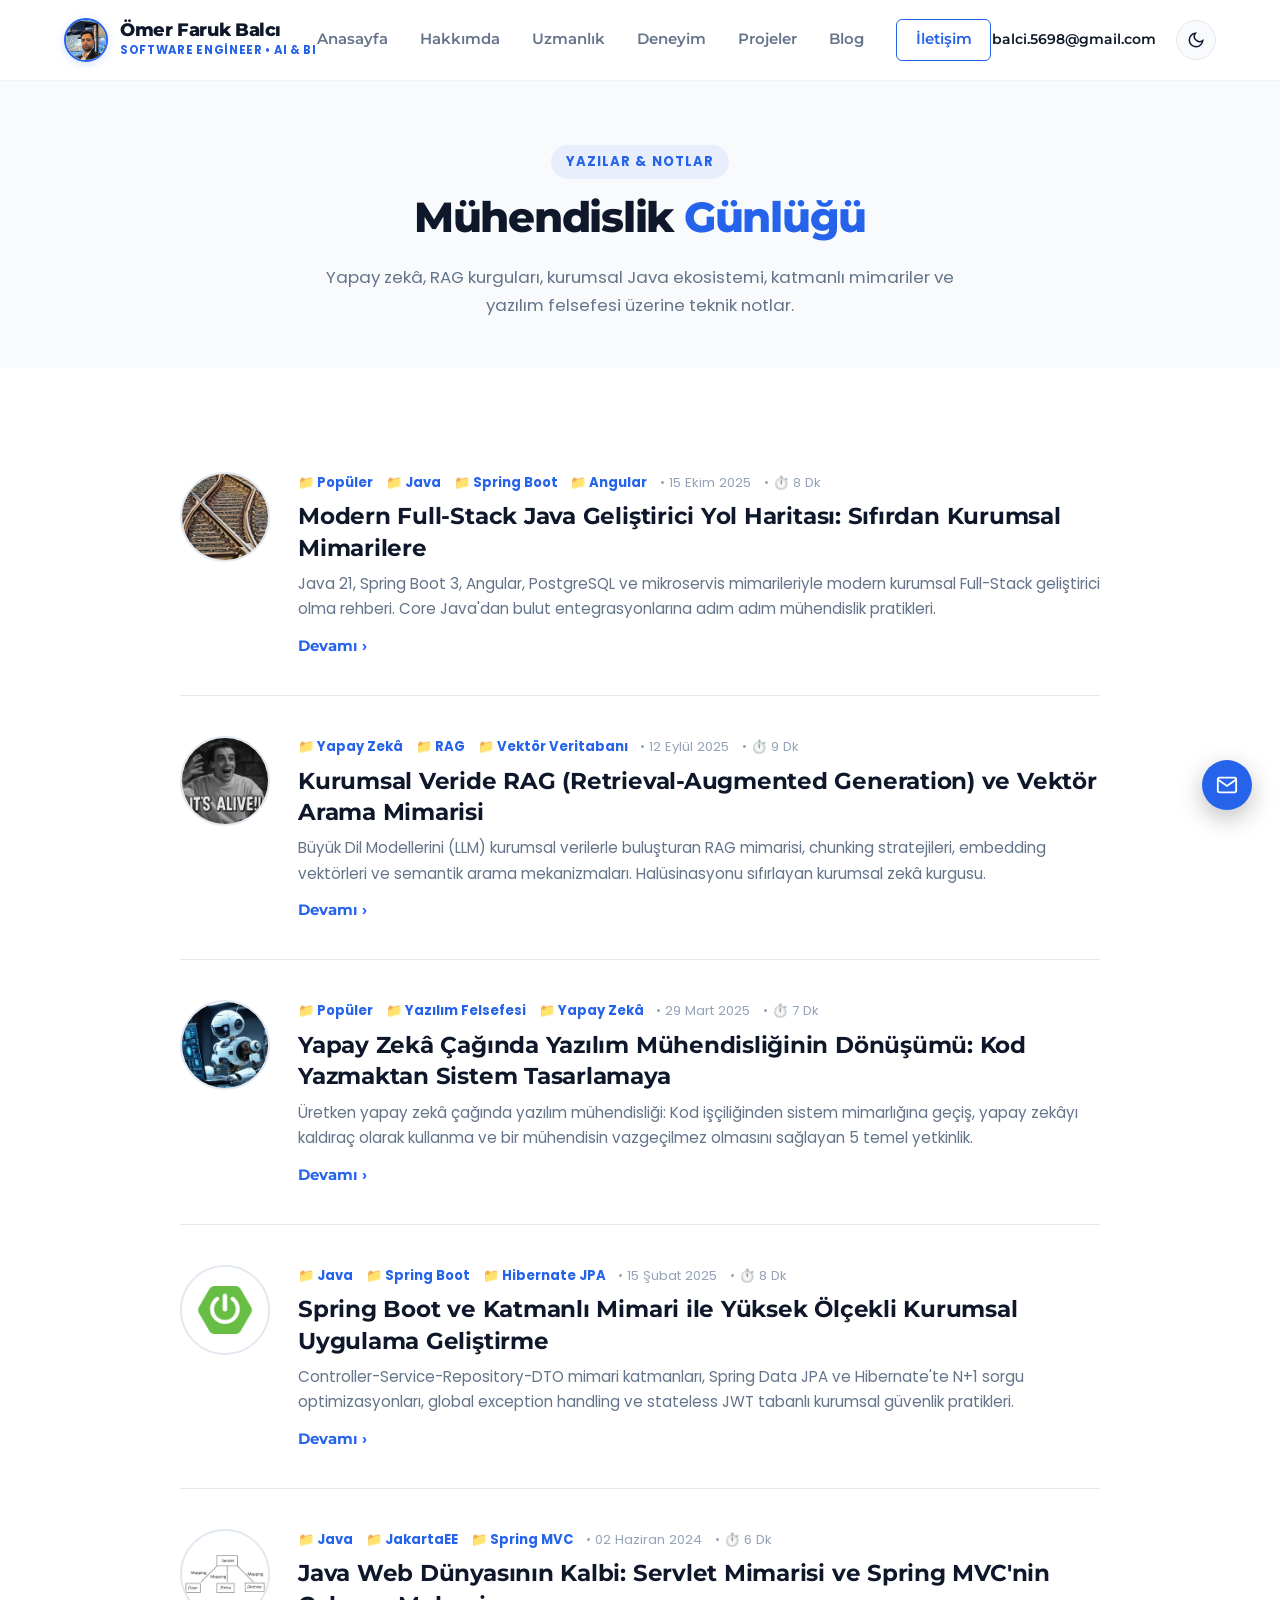
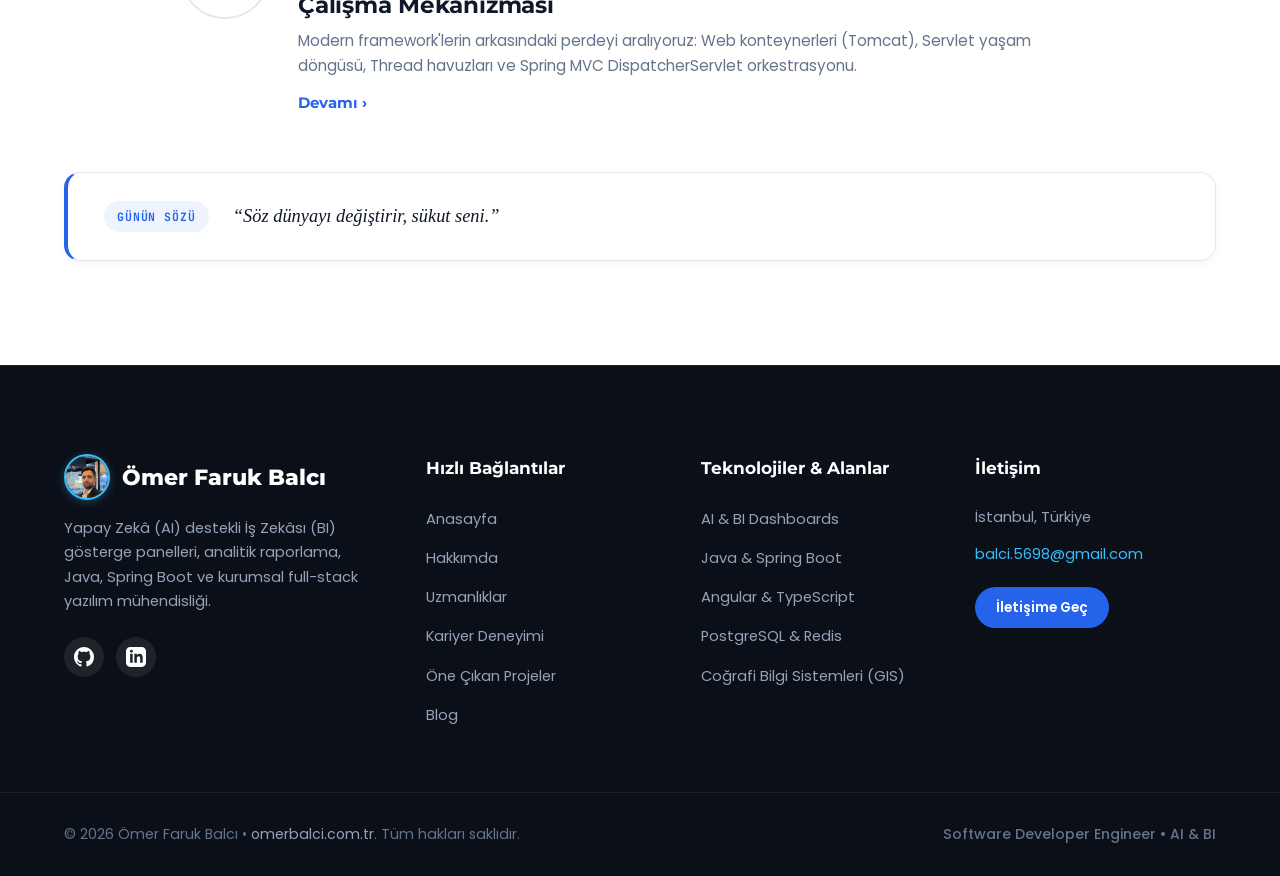
<file: blog/index.html>
<!DOCTYPE html>
<html lang="tr" data-theme="light">
<head>
  <meta charset="UTF-8">
  <meta name="viewport" content="width=device-width, initial-scale=1.0">
  <title>Blog & Makaleler | Ömer Faruk Balcı</title>
  <meta name="description" content="Ömer Faruk Balcı'nın yapay zekâ, RAG mimarileri, Java, Spring Boot, Angular ve kurumsal yazılım mühendisliği üzerine teknik makaleleri.">
  <meta property="og:title" content="Blog & Makaleler | Ömer Faruk Balcı">
  <meta property="og:description" content="Yapay zekâ, kurumsal yazılım mimarileri, Java ekosistemi ve mühendislik notları.">
  <meta property="og:type" content="website">
  <meta property="og:url" content="https://omerbalci.com.tr/blog/">

  <!-- Favicon -->
  <link rel="icon" type="image/x-icon" href="../favicon.ico">
  <link rel="icon" type="image/png" sizes="32x32" href="../assets/images/favicon-32x32.png">
  <link rel="icon" type="image/png" sizes="64x64" href="../assets/images/favicon.png">
  <link rel="apple-touch-icon" sizes="180x180" href="../assets/images/apple-touch-icon.png">

  <!-- Google Fonts -->
  <link rel="preconnect" href="https://fonts.googleapis.com">
  <link rel="preconnect" href="https://fonts.gstatic.com" crossorigin>
  <link href="https://fonts.googleapis.com/css2?family=Montserrat:ital,wght@0,400;0,500;0,600;0,700;0,800;0,900;1,400&family=Poppins:wght@300;400;500;600;700&family=JetBrains+Mono:wght@400;500&display=swap" rel="stylesheet">

  <link rel="stylesheet" href="../style.css">
</head>
<body>

  <!-- Top Navigation Header -->
  <header class="dilbeste-header" id="header">
    <div class="dilbeste-container header-inner">
      <a href="../index.html" class="brand-box">
        <img src="../assets/images/omer-avatar.jpg" alt="Ömer Faruk Balcı" class="brand-avatar">
        <div class="brand-text-wrap">
          <span class="brand-name">Ömer Faruk Balcı</span>
          <span class="brand-tag">Software Engineer • AI & BI</span>
        </div>
      </a>

      <nav class="dilbeste-nav" id="navMenu">
        <a href="../index.html#hero-slider" class="nav-link">Anasayfa</a>
        <a href="../index.html#about-section" class="nav-link">Hakkımda</a>
        <a href="../index.html#services-banners" class="nav-link">Uzmanlık</a>
        <a href="../index.html#experience-section" class="nav-link">Deneyim</a>
        <a href="../index.html#projects-section" class="nav-link">Projeler</a>
        <a href="index.html" class="nav-link active">Blog</a>
        <a href="../index.html#contact-section" class="nav-link btn-nav-cta">İletişim</a>
      </nav>

      <div class="header-actions">
        <a href="mailto:balci.5698@gmail.com" class="header-mail-link d-none-sm">balci.5698@gmail.com</a>
        
        <!-- Theme Toggle -->
        <button class="theme-toggle" id="themeToggle" aria-label="Temayı Değiştir" title="Karanlık / Aydınlık Mod">
          <svg class="sun-icon" width="18" height="18" viewBox="0 0 24 24" fill="none" stroke="currentColor" stroke-width="2"><circle cx="12" cy="12" r="5"></circle><line x1="12" y1="1" x2="12" y2="3"></line><line x1="12" y1="21" x2="12" y2="23"></line><line x1="4.22" y1="4.22" x2="5.64" y2="5.64"></line><line x1="18.36" y1="18.36" x2="19.78" y2="19.78"></line><line x1="1" y1="12" x2="3" y2="12"></line><line x1="21" y1="12" x2="23" y2="12"></line><line x1="4.22" y1="19.78" x2="5.64" y2="18.36"></line><line x1="18.36" y1="5.64" x2="19.78" y2="4.22"></line></svg>
          <svg class="moon-icon" width="18" height="18" viewBox="0 0 24 24" fill="none" stroke="currentColor" stroke-width="2"><path d="M21 12.79A9 9 0 1 1 11.21 3 7 7 0 0 0 21 12.79z"></path></svg>
        </button>

        <!-- Mobile Menu Toggle -->
        <button class="hamburger-btn" id="mobileToggle" aria-label="Menü">
          <span></span>
          <span></span>
          <span></span>
        </button>
      </div>
    </div>
  </header>

  <!-- Page Header -->
  <section class="section-padding bg-alt-surface" style="padding: 4rem 0 3rem;">
    <div class="dilbeste-container text-center">
      <span class="section-pill-tag">Yazılar & Notlar</span>
      <h1 class="section-big-title">Mühendislik <span class="highlight-accent">Günlüğü</span></h1>
      <p class="section-subtitle-text" style="max-width: 680px; margin: 0.5rem auto 0;">Yapay zekâ, RAG kurguları, kurumsal Java ekosistemi, katmanlı mimariler ve yazılım felsefesi üzerine teknik notlar.</p>
    </div>
  </section>

  <!-- Main Blog Listing Section -->
  <main class="section-padding">
    <div class="dilbeste-container">
      <div class="blog-layout-grid">
        
        <!-- Articles Feed -->
        <div class="blog-articles-feed">
          
          <!-- Post 1: Fullstack Java Yol Haritası -->
          <article class="blog-post-row">
            <img src="../assets/images/blog-fullstack-java.jpg" alt="Modern Full-Stack Java Yol Haritası" class="blog-thumb-circle">
            <div class="blog-post-content">
              <div class="blog-meta-tags">
                <span class="blog-cat-link">📁 Popüler</span>
                <span class="blog-cat-link">📁 Java</span>
                <span class="blog-cat-link">📁 Spring Boot</span>
                <span class="blog-cat-link">📁 Angular</span>
                <span class="blog-date-text">• 15 Ekim 2025</span>
                <span class="blog-date-text">• ⏱️ 8 Dk</span>
              </div>
              <h2 class="blog-post-title">
                <a href="modern-fullstack-java-gelistirici-yol-haritasi.html">Modern Full-Stack Java Geliştirici Yol Haritası: Sıfırdan Kurumsal Mimarilere</a>
              </h2>
              <p class="blog-post-excerpt">
                Java 21, Spring Boot 3, Angular, PostgreSQL ve mikroservis mimarileriyle modern kurumsal Full-Stack geliştirici olma rehberi. Core Java'dan bulut entegrasyonlarına adım adım mühendislik pratikleri.
              </p>
              <a href="modern-fullstack-java-gelistirici-yol-haritasi.html" class="blog-read-more">Devamı ›</a>
            </div>
          </article>

          <!-- Post 2: Kurumsal RAG ve Vektör Veritabanı Mimarisi -->
          <article class="blog-post-row">
            <img src="../assets/images/blog-rag.png" alt="Kurumsal Veride RAG ve Vektör Arama Mimarisi" class="blog-thumb-circle">
            <div class="blog-post-content">
              <div class="blog-meta-tags">
                <span class="blog-cat-link">📁 Yapay Zekâ</span>
                <span class="blog-cat-link">📁 RAG</span>
                <span class="blog-cat-link">📁 Vektör Veritabanı</span>
                <span class="blog-date-text">• 12 Eylül 2025</span>
                <span class="blog-date-text">• ⏱️ 9 Dk</span>
              </div>
              <h2 class="blog-post-title">
                <a href="kurumsal-sistemlerde-rag-ve-vektor-arama-mimarisi.html">Kurumsal Veride RAG (Retrieval-Augmented Generation) ve Vektör Arama Mimarisi</a>
              </h2>
              <p class="blog-post-excerpt">
                Büyük Dil Modellerini (LLM) kurumsal verilerle buluşturan RAG mimarisi, chunking stratejileri, embedding vektörleri ve semantik arama mekanizmaları. Halüsinasyonu sıfırlayan kurumsal zekâ kurgusu.
              </p>
              <a href="kurumsal-sistemlerde-rag-ve-vektor-arama-mimarisi.html" class="blog-read-more">Devamı ›</a>
            </div>
          </article>

          <!-- Post 3: Yapay Zekâ Çağında Yazılım Mühendisliği -->
          <article class="blog-post-row">
            <img src="../assets/images/blog-ai-replace.png" alt="Yapay Zekâ Çağında Yazılım Mühendisliğinin Dönüşümü" class="blog-thumb-circle">
            <div class="blog-post-content">
              <div class="blog-meta-tags">
                <span class="blog-cat-link">📁 Popüler</span>
                <span class="blog-cat-link">📁 Yazılım Felsefesi</span>
                <span class="blog-cat-link">📁 Yapay Zekâ</span>
                <span class="blog-date-text">• 29 Mart 2025</span>
                <span class="blog-date-text">• ⏱️ 7 Dk</span>
              </div>
              <h2 class="blog-post-title">
                <a href="yapay-zeka-caginda-yazilim-muhendisliginin-donusumu.html">Yapay Zekâ Çağında Yazılım Mühendisliğinin Dönüşümü: Kod Yazmaktan Sistem Tasarlamaya</a>
              </h2>
              <p class="blog-post-excerpt">
                Üretken yapay zekâ çağında yazılım mühendisliği: Kod işçiliğinden sistem mimarlığına geçiş, yapay zekâyı kaldıraç olarak kullanma ve bir mühendisin vazgeçilmez olmasını sağlayan 5 temel yetkinlik.
              </p>
              <a href="yapay-zeka-caginda-yazilim-muhendisliginin-donusumu.html" class="blog-read-more">Devamı ›</a>
            </div>
          </article>

          <!-- Post 4: Spring Boot Kurumsal Katmanlı Mimari -->
          <article class="blog-post-row">
            <img src="../assets/images/blog-springboot.png" alt="Spring Boot ile Kurumsal Katmanlı Mimari" class="blog-thumb-circle">
            <div class="blog-post-content">
              <div class="blog-meta-tags">
                <span class="blog-cat-link">📁 Java</span>
                <span class="blog-cat-link">📁 Spring Boot</span>
                <span class="blog-cat-link">📁 Hibernate JPA</span>
                <span class="blog-date-text">• 15 Şubat 2025</span>
                <span class="blog-date-text">• ⏱️ 8 Dk</span>
              </div>
              <h2 class="blog-post-title">
                <a href="spring-boot-ile-kurumsal-web-mimarisi.html">Spring Boot ve Katmanlı Mimari ile Yüksek Ölçekli Kurumsal Uygulama Geliştirme</a>
              </h2>
              <p class="blog-post-excerpt">
                Controller-Service-Repository-DTO mimari katmanları, Spring Data JPA ve Hibernate'te N+1 sorgu optimizasyonları, global exception handling ve stateless JWT tabanlı kurumsal güvenlik pratikleri.
              </p>
              <a href="spring-boot-ile-kurumsal-web-mimarisi.html" class="blog-read-more">Devamı ›</a>
            </div>
          </article>

          <!-- Post 5: Java Servlet Mimarisi -->
          <article class="blog-post-row">
            <img src="../assets/images/blog-servlet.png" alt="Java Servlet Mimarisi ve Spring MVC" class="blog-thumb-circle">
            <div class="blog-post-content">
              <div class="blog-meta-tags">
                <span class="blog-cat-link">📁 Java</span>
                <span class="blog-cat-link">📁 JakartaEE</span>
                <span class="blog-cat-link">📁 Spring MVC</span>
                <span class="blog-date-text">• 02 Haziran 2024</span>
                <span class="blog-date-text">• ⏱️ 6 Dk</span>
              </div>
              <h2 class="blog-post-title">
                <a href="javada-servlet-mimarisi-ve-spring-mvc-temelleri.html">Java Web Dünyasının Kalbi: Servlet Mimarisi ve Spring MVC'nin Çalışma Mekanizması</a>
              </h2>
              <p class="blog-post-excerpt">
                Modern framework'lerin arkasındaki perdeyi aralıyoruz: Web konteynerleri (Tomcat), Servlet yaşam döngüsü, Thread havuzları ve Spring MVC DispatcherServlet orkestrasyonu.
              </p>
              <a href="javada-servlet-mimarisi-ve-spring-mvc-temelleri.html" class="blog-read-more">Devamı ›</a>
            </div>
          </article>

        </div>
      </div>

      <!-- Bottom Quote -->
      <div class="blog-bottom-quote-wrap">
        <span class="quote-pill-tag">GÜNÜN SÖZÜ</span>
        <p class="quote-phrase">“Söz dünyayı değiştirir, sükut seni.”</p>
      </div>
    </div>
  </main>

  <!-- Multi-Column Dark Footer -->
  <footer class="dilbeste-footer">
    <div class="dilbeste-container footer-content-grid">
      
      <div class="footer-col-brand">
        <div class="footer-brand-header">
          <img src="../assets/images/omer-avatar.jpg" alt="Ömer Faruk Balcı" class="footer-avatar">
          <h3 class="footer-name">Ömer Faruk Balcı</h3>
        </div>
        <p class="footer-bio-text">
          Yapay Zekâ (AI) destekli İş Zekâsı (BI) gösterge panelleri, analitik raporlama, Java, Spring Boot ve kurumsal full-stack yazılım mühendisliği.
        </p>
        <div class="footer-social-row">
          <a href="https://github.com/omerbalcii" target="_blank" rel="noopener noreferrer" class="footer-soc-link" title="GitHub">
            <svg width="20" height="20" viewBox="0 0 24 24" fill="currentColor"><path d="M12 0C5.37 0 0 5.37 0 12c0 5.31 3.435 9.795 8.205 11.385.6.105.825-.255.825-.57 0-.285-.015-1.23-.015-2.235-3.015.555-3.795-.735-4.035-1.41-.135-.345-.72-1.41-1.23-1.695-.42-.225-1.02-.78-.015-.795.945-.015 1.62.87 1.845 1.23 1.08 1.815 2.805 1.305 3.495.99.105-.78.42-1.305.765-1.605-2.67-.3-5.46-1.335-5.46-5.925 0-1.305.465-2.385 1.23-3.225-.12-.3-.54-1.53.12-3.18 0 0 1.005-.315 3.3 1.23.96-.27 1.98-.405 3-.405s2.04.135 3 .405c2.295-1.56 3.3-1.23 3.3-1.23.66 1.65.24 2.88.12 3.18.765.84 1.23 1.905 1.23 3.225 0 4.605-2.805 5.625-5.475 5.925.435.375.81 1.095.81 2.22 0 1.605-.015 2.895-.015 3.3 0 .315.225.69.825.57A12.02 12.02 0 0024 12c0-6.63-5.37-12-12-12z"/></svg>
          </a>
          <a href="https://linkedin.com/in/omerbalci" target="_blank" rel="noopener noreferrer" class="footer-soc-link" title="LinkedIn">
            <svg width="20" height="20" viewBox="0 0 24 24" fill="currentColor"><path d="M19 0h-14c-2.761 0-5 2.239-5 5v14c0 2.761 2.239 5 5 5h14c2.762 0 5-2.239 5-5v-14c0-2.761-2.238-5-5-5zm-11 19h-3v-11h3v11zm-1.5-12.268c-.966 0-1.75-.79-1.75-1.764s.784-1.764 1.75-1.764 1.75.79 1.75 1.764-.783 1.764-1.75 1.764zm13.5 12.268h-3v-5.604c0-3.368-4-3.113-4 0v5.604h-3v-11h3v1.765c1.396-2.586 7-2.777 7 2.476v6.759z"/></svg>
          </a>
        </div>
      </div>

      <div class="footer-col-links">
        <h4 class="footer-heading">Hızlı Bağlantılar</h4>
        <ul class="footer-nav-list">
          <li><a href="../index.html#hero-slider">Anasayfa</a></li>
          <li><a href="../index.html#about-section">Hakkımda</a></li>
          <li><a href="../index.html#services-banners">Uzmanlıklar</a></li>
          <li><a href="../index.html#experience-section">Kariyer Deneyimi</a></li>
          <li><a href="../index.html#projects-section">Öne Çıkan Projeler</a></li>
          <li><a href="index.html">Blog</a></li>
        </ul>
      </div>

      <div class="footer-col-links">
        <h4 class="footer-heading">Teknolojiler & Alanlar</h4>
        <ul class="footer-nav-list">
          <li><span>AI & BI Dashboards</span></li>
          <li><span>Java & Spring Boot</span></li>
          <li><span>Angular & TypeScript</span></li>
          <li><span>PostgreSQL & Redis</span></li>
          <li><span>Coğrafi Bilgi Sistemleri (GIS)</span></li>
        </ul>
      </div>

      <div class="footer-col-contact">
        <h4 class="footer-heading">İletişim</h4>
        <p class="footer-contact-item">İstanbul, Türkiye</p>
        <p class="footer-contact-item"><a href="mailto:balci.5698@gmail.com">balci.5698@gmail.com</a></p>
        <a href="../index.html#contact-section" class="footer-cta-pill">İletişime Geç</a>
      </div>

    </div>

    <div class="footer-bottom-bar">
      <div class="dilbeste-container footer-bottom-inner">
        <p>&copy; 2026 Ömer Faruk Balcı • <a href="https://omerbalci.com.tr">omerbalci.com.tr</a>. Tüm hakları saklıdır.</p>
        <p class="footer-tagline">Software Developer Engineer • AI & BI</p>
      </div>
    </div>
  </footer>

  <!-- Floating Action Buttons -->
  <div class="floating-fab-container">
    <a href="mailto:balci.5698@gmail.com" class="fab-btn fab-mail" title="E-posta Gönder">
      <svg width="22" height="22" viewBox="0 0 24 24" fill="none" stroke="currentColor" stroke-width="2"><path d="M4 4h16c1.1 0 2 .9 2 2v12c0 1.1-.9 2-2 2H4c-1.1 0-2-.9-2-2V6c0-1.1.9-2 2-2z"></path><polyline points="22,6 12,13 2,6"></polyline></svg>
    </a>
    <button class="fab-btn fab-top" id="scrollTopBtn" title="Yukarı Çık">
      <svg width="22" height="22" viewBox="0 0 24 24" fill="none" stroke="currentColor" stroke-width="2.5"><polyline points="18 15 12 9 6 15"></polyline></svg>
    </button>
  </div>

  <script src="../script.js"></script>
</body>
</html>
</file>
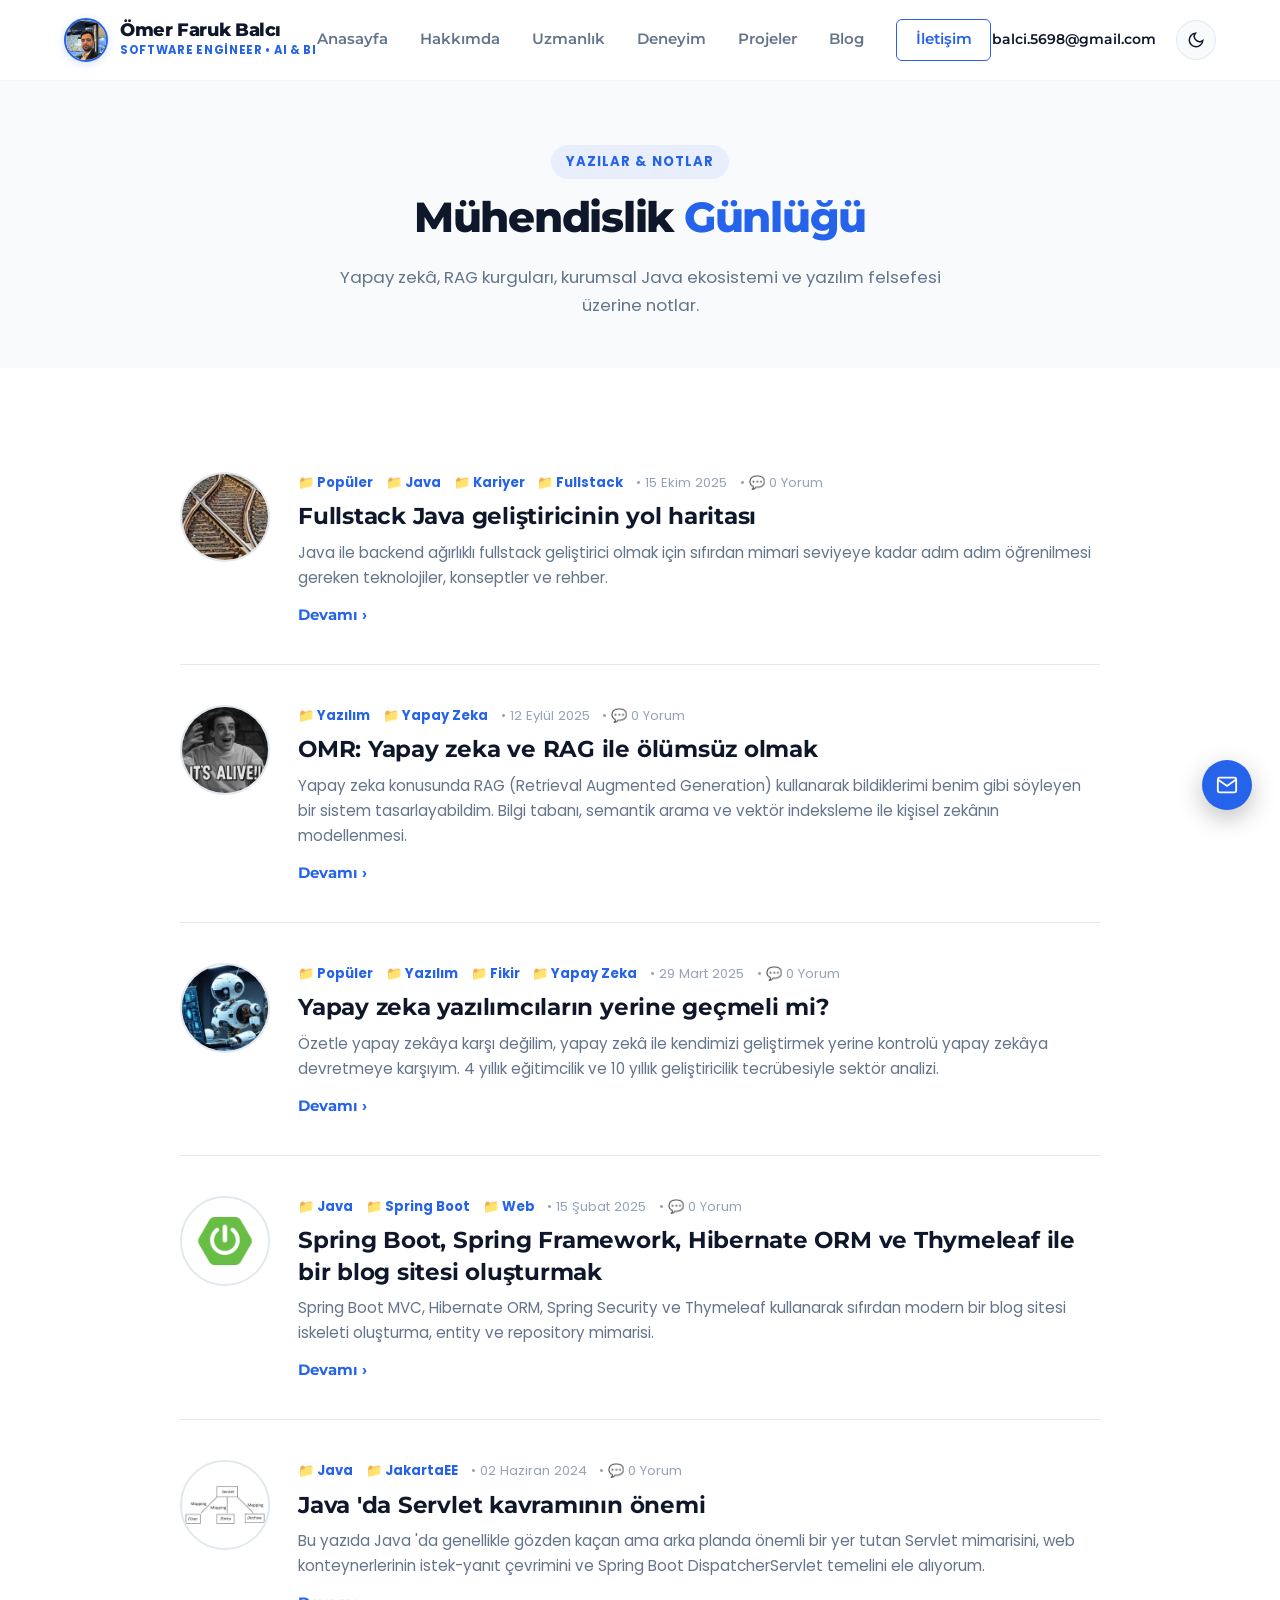
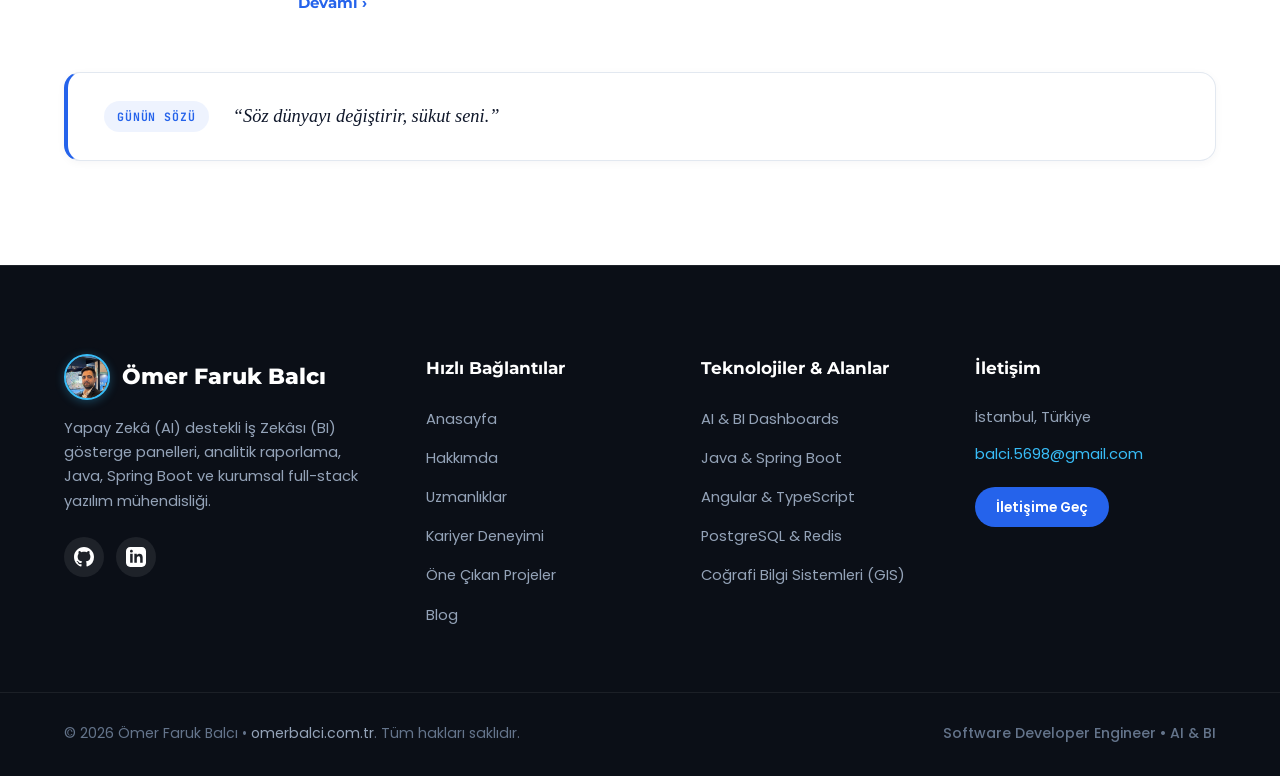
<file: blog.html>
<!DOCTYPE html>
<html lang="tr" data-theme="light">
<head>
  <meta charset="UTF-8">
  <meta name="viewport" content="width=device-width, initial-scale=1.0">
  <title>Blog & Makaleler | Ömer Faruk Balcı</title>
  <meta name="description" content="Ömer Faruk Balcı'nın yapay zekâ, RAG mimarileri, Java, Spring Boot ve yazılım dünyası üzerine düşünceleri ve teknik makaleleri.">
  <meta property="og:title" content="Blog | Ömer Faruk Balcı">
  <meta property="og:description" content="Yapay zekâ, kurumsal yazılım, Java ve mühendislik notları.">
  <meta property="og:type" content="website">
  <meta property="og:url" content="https://omerbalci.com.tr/blog.html">

  <!-- Favicon -->
  <link rel="icon" type="image/x-icon" href="favicon.ico">
  <link rel="icon" type="image/png" sizes="32x32" href="assets/images/favicon-32x32.png">
  <link rel="icon" type="image/png" sizes="64x64" href="assets/images/favicon.png">
  <link rel="apple-touch-icon" sizes="180x180" href="assets/images/apple-touch-icon.png">

  <!-- Google Fonts -->
  <link rel="preconnect" href="https://fonts.googleapis.com">
  <link rel="preconnect" href="https://fonts.gstatic.com" crossorigin>
  <link href="https://fonts.googleapis.com/css2?family=Montserrat:ital,wght@0,400;0,500;0,600;0,700;0,800;0,900;1,400&family=Poppins:wght@300;400;500;600;700&family=JetBrains+Mono:wght@400;500&display=swap" rel="stylesheet">

  <link rel="stylesheet" href="style.css">
</head>
<body>

  <!-- Top Navigation Header -->
  <header class="dilbeste-header" id="header">
    <div class="dilbeste-container header-inner">
      <a href="index.html" class="brand-box">
        <img src="assets/images/omer-avatar.jpg" alt="Ömer Faruk Balcı" class="brand-avatar">
        <div class="brand-text-wrap">
          <span class="brand-name">Ömer Faruk Balcı</span>
          <span class="brand-tag">Software Engineer • AI & BI</span>
        </div>
      </a>

      <nav class="dilbeste-nav" id="navMenu">
        <a href="index.html#hero-slider" class="nav-link">Anasayfa</a>
        <a href="index.html#about-section" class="nav-link">Hakkımda</a>
        <a href="index.html#services-banners" class="nav-link">Uzmanlık</a>
        <a href="index.html#experience-section" class="nav-link">Deneyim</a>
        <a href="index.html#projects-section" class="nav-link">Projeler</a>
        <a href="blog.html" class="nav-link active">Blog</a>
        <a href="index.html#contact-section" class="nav-link btn-nav-cta">İletişim</a>
      </nav>

      <div class="header-actions">
        <a href="mailto:balci.5698@gmail.com" class="header-mail-link d-none-sm">balci.5698@gmail.com</a>
        
        <!-- Theme Toggle -->
        <button class="theme-toggle" id="themeToggle" aria-label="Temayı Değiştir" title="Karanlık / Aydınlık Mod">
          <svg class="sun-icon" width="18" height="18" viewBox="0 0 24 24" fill="none" stroke="currentColor" stroke-width="2"><circle cx="12" cy="12" r="5"></circle><line x1="12" y1="1" x2="12" y2="3"></line><line x1="12" y1="21" x2="12" y2="23"></line><line x1="4.22" y1="4.22" x2="5.64" y2="5.64"></line><line x1="18.36" y1="18.36" x2="19.78" y2="19.78"></line><line x1="1" y1="12" x2="3" y2="12"></line><line x1="21" y1="12" x2="23" y2="12"></line><line x1="4.22" y1="19.78" x2="5.64" y2="18.36"></line><line x1="18.36" y1="5.64" x2="19.78" y2="4.22"></line></svg>
          <svg class="moon-icon" width="18" height="18" viewBox="0 0 24 24" fill="none" stroke="currentColor" stroke-width="2"><path d="M21 12.79A9 9 0 1 1 11.21 3 7 7 0 0 0 21 12.79z"></path></svg>
        </button>

        <!-- Mobile Menu Toggle -->
        <button class="hamburger-btn" id="mobileToggle" aria-label="Menü">
          <span></span>
          <span></span>
          <span></span>
        </button>
      </div>
    </div>
  </header>

  <!-- Page Header -->
  <section class="section-padding bg-alt-surface" style="padding: 4rem 0 3rem;">
    <div class="dilbeste-container text-center">
      <span class="section-pill-tag">Yazılar & Notlar</span>
      <h1 class="section-big-title">Mühendislik <span class="highlight-accent">Günlüğü</span></h1>
      <p class="section-subtitle-text" style="max-width: 650px; margin: 0.5rem auto 0;">Yapay zekâ, RAG kurguları, kurumsal Java ekosistemi ve yazılım felsefesi üzerine notlar.</p>
    </div>
  </section>

  <!-- Main Blog Listing Section -->
  <main class="section-padding">
    <div class="dilbeste-container">
      <div class="blog-layout-grid">
        
        <!-- Left: Articles Feed -->
        <div class="blog-articles-feed">
          
          <!-- Post 1: Fullstack Java geliştiricinin yol haritası -->
          <article class="blog-post-row">
            <img src="assets/images/blog-fullstack-java.jpg" alt="Fullstack Java geliştiricinin yol haritası" class="blog-thumb-circle">
            <div class="blog-post-content">
              <div class="blog-meta-tags">
                <span class="blog-cat-link">📁 Popüler</span>
                <span class="blog-cat-link">📁 Java</span>
                <span class="blog-cat-link">📁 Kariyer</span>
                <span class="blog-cat-link">📁 Fullstack</span>
                <span class="blog-date-text">• 15 Ekim 2025</span>
                <span class="blog-date-text">• 💬 0 Yorum</span>
              </div>
              <h2 class="blog-post-title">
                <a href="blog-fullstack-java-yol-haritasi.html">Fullstack Java geliştiricinin yol haritası</a>
              </h2>
              <p class="blog-post-excerpt">
                Java ile backend ağırlıklı fullstack geliştirici olmak için sıfırdan mimari seviyeye kadar adım adım öğrenilmesi gereken teknolojiler, konseptler ve rehber.
              </p>
              <a href="blog-fullstack-java-yol-haritasi.html" class="blog-read-more">Devamı ›</a>
            </div>
          </article>

          <!-- Post 2: OMR: Yapay Zeka ve RAG -->
          <article class="blog-post-row">
            <img src="assets/images/blog-rag.png" alt="OMR: Yapay zeka ve RAG" class="blog-thumb-circle">
            <div class="blog-post-content">
              <div class="blog-meta-tags">
                <span class="blog-cat-link">📁 Yazılım</span>
                <span class="blog-cat-link">📁 Yapay Zeka</span>
                <span class="blog-date-text">• 12 Eylül 2025</span>
                <span class="blog-date-text">• 💬 0 Yorum</span>
              </div>
              <h2 class="blog-post-title">
                <a href="blog-numain-rag.html">OMR: Yapay zeka ve RAG ile ölümsüz olmak</a>
              </h2>
              <p class="blog-post-excerpt">
                Yapay zeka konusunda RAG (Retrieval Augmented Generation) kullanarak bildiklerimi benim gibi söyleyen bir sistem tasarlayabildim. Bilgi tabanı, semantik arama ve vektör indeksleme ile kişisel zekânın modellenmesi.
              </p>
              <a href="blog-numain-rag.html" class="blog-read-more">Devamı ›</a>
            </div>
          </article>

          <!-- Post 2: Yapay zeka yazılımcıların yerine geçmeli mi? -->
          <article class="blog-post-row">
            <img src="assets/images/blog-ai-replace.png" alt="Yapay zeka yazılımcıların yerine geçmeli mi?" class="blog-thumb-circle">
            <div class="blog-post-content">
              <div class="blog-meta-tags">
                <span class="blog-cat-link">📁 Popüler</span>
                <span class="blog-cat-link">📁 Yazılım</span>
                <span class="blog-cat-link">📁 Fikir</span>
                <span class="blog-cat-link">📁 Yapay Zeka</span>
                <span class="blog-date-text">• 29 Mart 2025</span>
                <span class="blog-date-text">• 💬 0 Yorum</span>
              </div>
              <h2 class="blog-post-title">
                <a href="blog-yapay-zeka-yazilimcilar.html">Yapay zeka yazılımcıların yerine geçmeli mi?</a>
              </h2>
              <p class="blog-post-excerpt">
                Özetle yapay zekâya karşı değilim, yapay zekâ ile kendimizi geliştirmek yerine kontrolü yapay zekâya devretmeye karşıyım. 4 yıllık eğitimcilik ve 10 yıllık geliştiricilik tecrübesiyle sektör analizi.
              </p>
              <a href="blog-yapay-zeka-yazilimcilar.html" class="blog-read-more">Devamı ›</a>
            </div>
          </article>

          <!-- Post 3: Spring Boot ile Blog Sitesi -->
          <article class="blog-post-row">
            <img src="assets/images/blog-springboot.png" alt="Spring Boot ile Blog Sitesi Oluşturmak" class="blog-thumb-circle">
            <div class="blog-post-content">
              <div class="blog-meta-tags">
                <span class="blog-cat-link">📁 Java</span>
                <span class="blog-cat-link">📁 Spring Boot</span>
                <span class="blog-cat-link">📁 Web</span>
                <span class="blog-date-text">• 15 Şubat 2025</span>
                <span class="blog-date-text">• 💬 0 Yorum</span>
              </div>
              <h2 class="blog-post-title">
                <a href="blog-springboot-blog.html">Spring Boot, Spring Framework, Hibernate ORM ve Thymeleaf ile bir blog sitesi oluşturmak</a>
              </h2>
              <p class="blog-post-excerpt">
                Spring Boot MVC, Hibernate ORM, Spring Security ve Thymeleaf kullanarak sıfırdan modern bir blog sitesi iskeleti oluşturma, entity ve repository mimarisi.
              </p>
              <a href="blog-springboot-blog.html" class="blog-read-more">Devamı ›</a>
            </div>
          </article>

          <!-- Post 4: Java 'da Servlet kavramının önemi -->
          <article class="blog-post-row">
            <img src="assets/images/blog-servlet.png" alt="Java 'da Servlet kavramının önemi" class="blog-thumb-circle">
            <div class="blog-post-content">
              <div class="blog-meta-tags">
                <span class="blog-cat-link">📁 Java</span>
                <span class="blog-cat-link">📁 JakartaEE</span>
                <span class="blog-date-text">• 02 Haziran 2024</span>
                <span class="blog-date-text">• 💬 0 Yorum</span>
              </div>
              <h2 class="blog-post-title">
                <a href="blog-javada-servlet.html">Java 'da Servlet kavramının önemi</a>
              </h2>
              <p class="blog-post-excerpt">
                Bu yazıda Java 'da genellikle gözden kaçan ama arka planda önemli bir yer tutan Servlet mimarisini, web konteynerlerinin istek-yanıt çevrimini ve Spring Boot DispatcherServlet temelini ele alıyorum.
              </p>
              <a href="blog-javada-servlet.html" class="blog-read-more">Devamı ›</a>
            </div>
          </article>

        </div>
      </div>

      <!-- Bottom: Günün Sözü -->
      <div class="blog-bottom-quote-wrap">
        <span class="quote-pill-tag">GÜNÜN SÖZÜ</span>
        <p class="quote-phrase">“Söz dünyayı değiştirir, sükut seni.”</p>
      </div>
    </div>
  </main>

  <!-- Multi-Column Dark Footer -->
  <footer class="dilbeste-footer">
    <div class="dilbeste-container footer-content-grid">
      
      <!-- Col 1: Brand & Bio -->
      <div class="footer-col-brand">
        <div class="footer-brand-header">
          <img src="assets/images/omer-avatar.jpg" alt="Ömer Faruk Balcı" class="footer-avatar">
          <h3 class="footer-name">Ömer Faruk Balcı</h3>
        </div>
        <p class="footer-bio-text">
          Yapay Zekâ (AI) destekli İş Zekâsı (BI) gösterge panelleri, analitik raporlama, Java, Spring Boot ve kurumsal full-stack yazılım mühendisliği.
        </p>
        <div class="footer-social-row">
          <a href="https://github.com/omerbalcii" target="_blank" rel="noopener noreferrer" class="footer-soc-link" title="GitHub">
            <svg width="20" height="20" viewBox="0 0 24 24" fill="currentColor"><path d="M12 0C5.37 0 0 5.37 0 12c0 5.31 3.435 9.795 8.205 11.385.6.105.825-.255.825-.57 0-.285-.015-1.23-.015-2.235-3.015.555-3.795-.735-4.035-1.41-.135-.345-.72-1.41-1.23-1.695-.42-.225-1.02-.78-.015-.795.945-.015 1.62.87 1.845 1.23 1.08 1.815 2.805 1.305 3.495.99.105-.78.42-1.305.765-1.605-2.67-.3-5.46-1.335-5.46-5.925 0-1.305.465-2.385 1.23-3.225-.12-.3-.54-1.53.12-3.18 0 0 1.005-.315 3.3 1.23.96-.27 1.98-.405 3-.405s2.04.135 3 .405c2.295-1.56 3.3-1.23 3.3-1.23.66 1.65.24 2.88.12 3.18.765.84 1.23 1.905 1.23 3.225 0 4.605-2.805 5.625-5.475 5.925.435.375.81 1.095.81 2.22 0 1.605-.015 2.895-.015 3.3 0 .315.225.69.825.57A12.02 12.02 0 0024 12c0-6.63-5.37-12-12-12z"/></svg>
          </a>
          <a href="https://linkedin.com/in/omerbalci" target="_blank" rel="noopener noreferrer" class="footer-soc-link" title="LinkedIn">
            <svg width="20" height="20" viewBox="0 0 24 24" fill="currentColor"><path d="M19 0h-14c-2.761 0-5 2.239-5 5v14c0 2.761 2.239 5 5 5h14c2.762 0 5-2.239 5-5v-14c0-2.761-2.238-5-5-5zm-11 19h-3v-11h3v11zm-1.5-12.268c-.966 0-1.75-.79-1.75-1.764s.784-1.764 1.75-1.764 1.75.79 1.75 1.764-.783 1.764-1.75 1.764zm13.5 12.268h-3v-5.604c0-3.368-4-3.113-4 0v5.604h-3v-11h3v1.765c1.396-2.586 7-2.777 7 2.476v6.759z"/></svg>
          </a>
        </div>
      </div>

      <!-- Col 2: Site Bağlantıları -->
      <div class="footer-col-links">
        <h4 class="footer-heading">Hızlı Bağlantılar</h4>
        <ul class="footer-nav-list">
          <li><a href="index.html#hero-slider">Anasayfa</a></li>
          <li><a href="index.html#about-section">Hakkımda</a></li>
          <li><a href="index.html#services-banners">Uzmanlıklar</a></li>
          <li><a href="index.html#experience-section">Kariyer Deneyimi</a></li>
          <li><a href="index.html#projects-section">Öne Çıkan Projeler</a></li>
          <li><a href="blog.html" target="_blank" rel="noopener noreferrer">Blog</a></li>
        </ul>
      </div>

      <!-- Col 3: Yetkinlikler -->
      <div class="footer-col-links">
        <h4 class="footer-heading">Teknolojiler & Alanlar</h4>
        <ul class="footer-nav-list">
          <li><span>AI & BI Dashboards</span></li>
          <li><span>Java & Spring Boot</span></li>
          <li><span>Angular & TypeScript</span></li>
          <li><span>PostgreSQL & Redis</span></li>
          <li><span>Coğrafi Bilgi Sistemleri (GIS)</span></li>
        </ul>
      </div>

      <!-- Col 4: İletişim -->
      <div class="footer-col-contact">
        <h4 class="footer-heading">İletişim</h4>
        <p class="footer-contact-item">İstanbul, Türkiye</p>
        <p class="footer-contact-item"><a href="mailto:balci.5698@gmail.com">balci.5698@gmail.com</a></p>
        <a href="index.html#contact-section" class="footer-cta-pill">İletişime Geç</a>
      </div>

    </div>

    <div class="footer-bottom-bar">
      <div class="dilbeste-container footer-bottom-inner">
        <p>&copy; 2026 Ömer Faruk Balcı • <a href="https://omerbalci.com.tr">omerbalci.com.tr</a>. Tüm hakları saklıdır.</p>
        <p class="footer-tagline">Software Developer Engineer • AI & BI</p>
      </div>
    </div>
  </footer>

  <!-- Floating Action Buttons -->
  <div class="floating-fab-container">
    <a href="mailto:balci.5698@gmail.com" class="fab-btn fab-mail" title="E-posta Gönder">
      <svg width="22" height="22" viewBox="0 0 24 24" fill="none" stroke="currentColor" stroke-width="2"><path d="M4 4h16c1.1 0 2 .9 2 2v12c0 1.1-.9 2-2 2H4c-1.1 0-2-.9-2-2V6c0-1.1.9-2 2-2z"></path><polyline points="22,6 12,13 2,6"></polyline></svg>
    </a>
    <button class="fab-btn fab-top" id="scrollTopBtn" title="Yukarı Çık">
      <svg width="22" height="22" viewBox="0 0 24 24" fill="none" stroke="currentColor" stroke-width="2.5"><polyline points="18 15 12 9 6 15"></polyline></svg>
    </button>
  </div>

  <script src="script.js"></script>
</body>
</html>
</file>
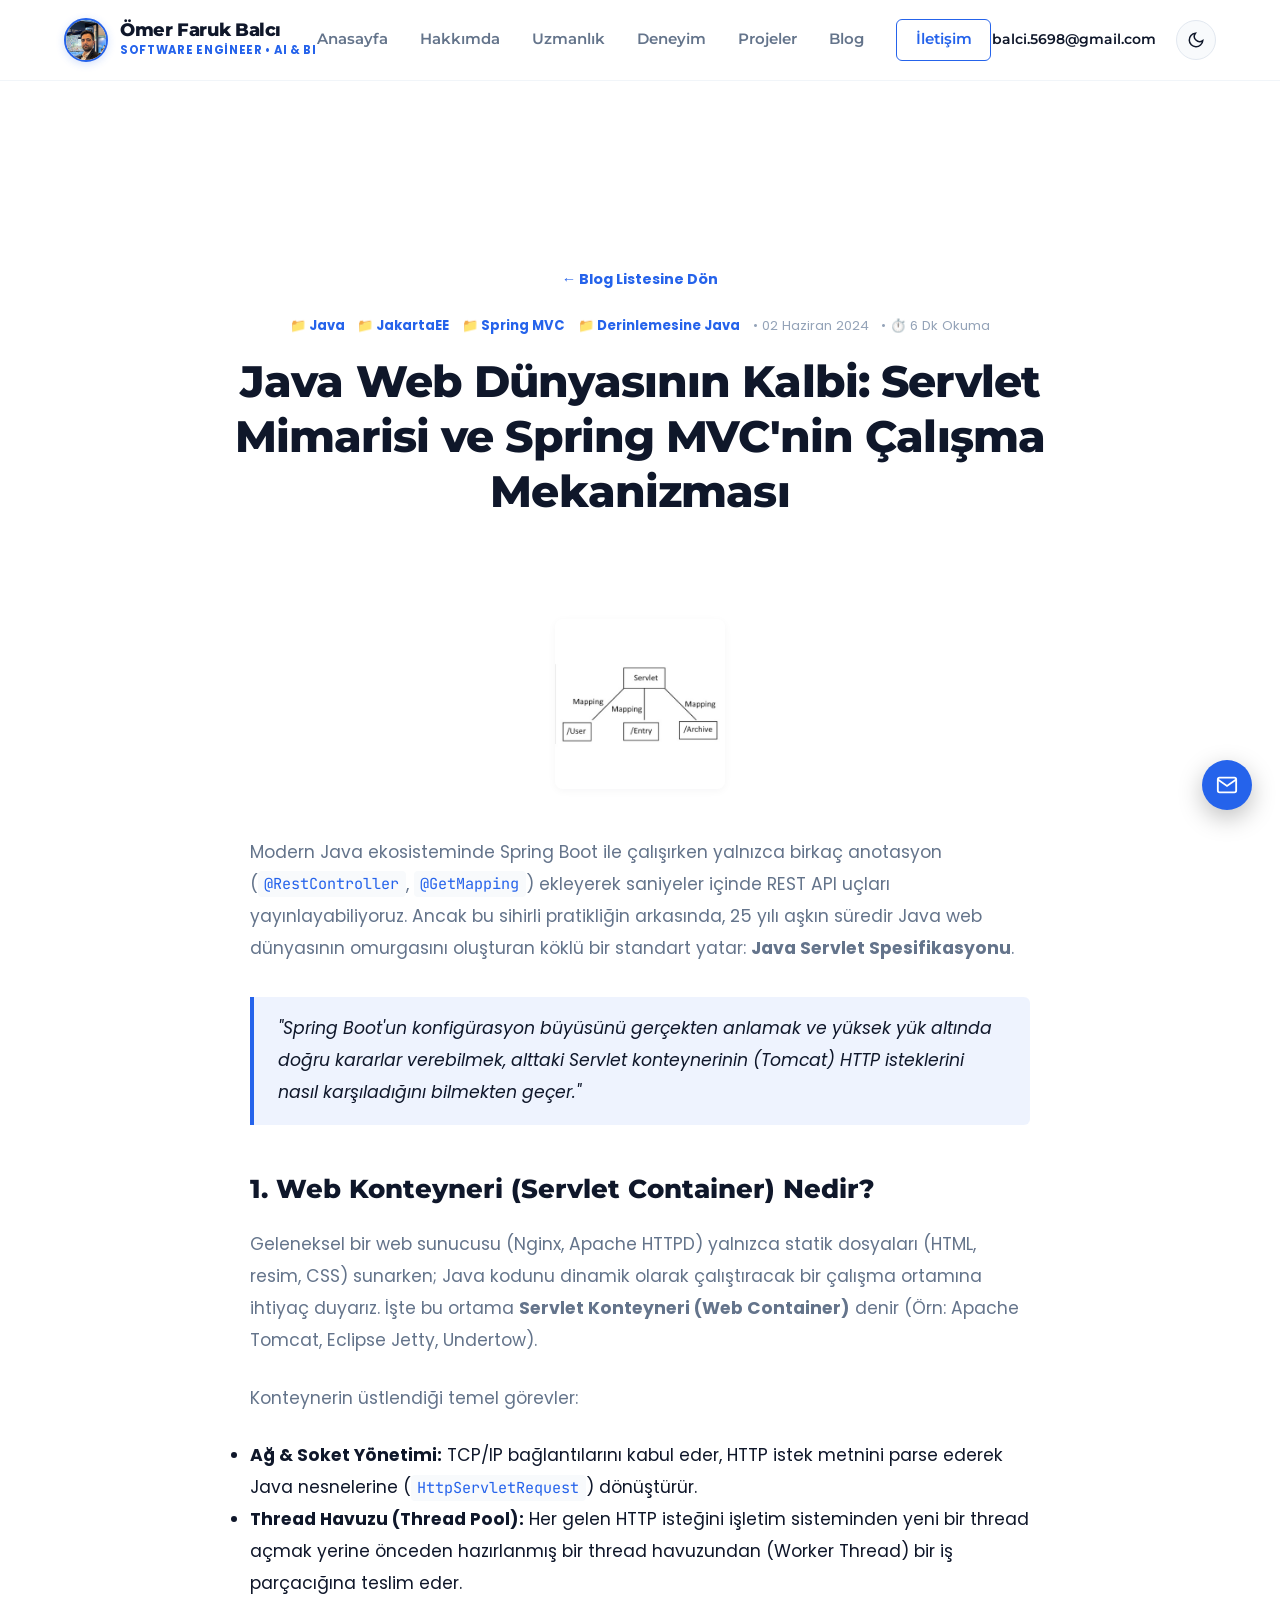
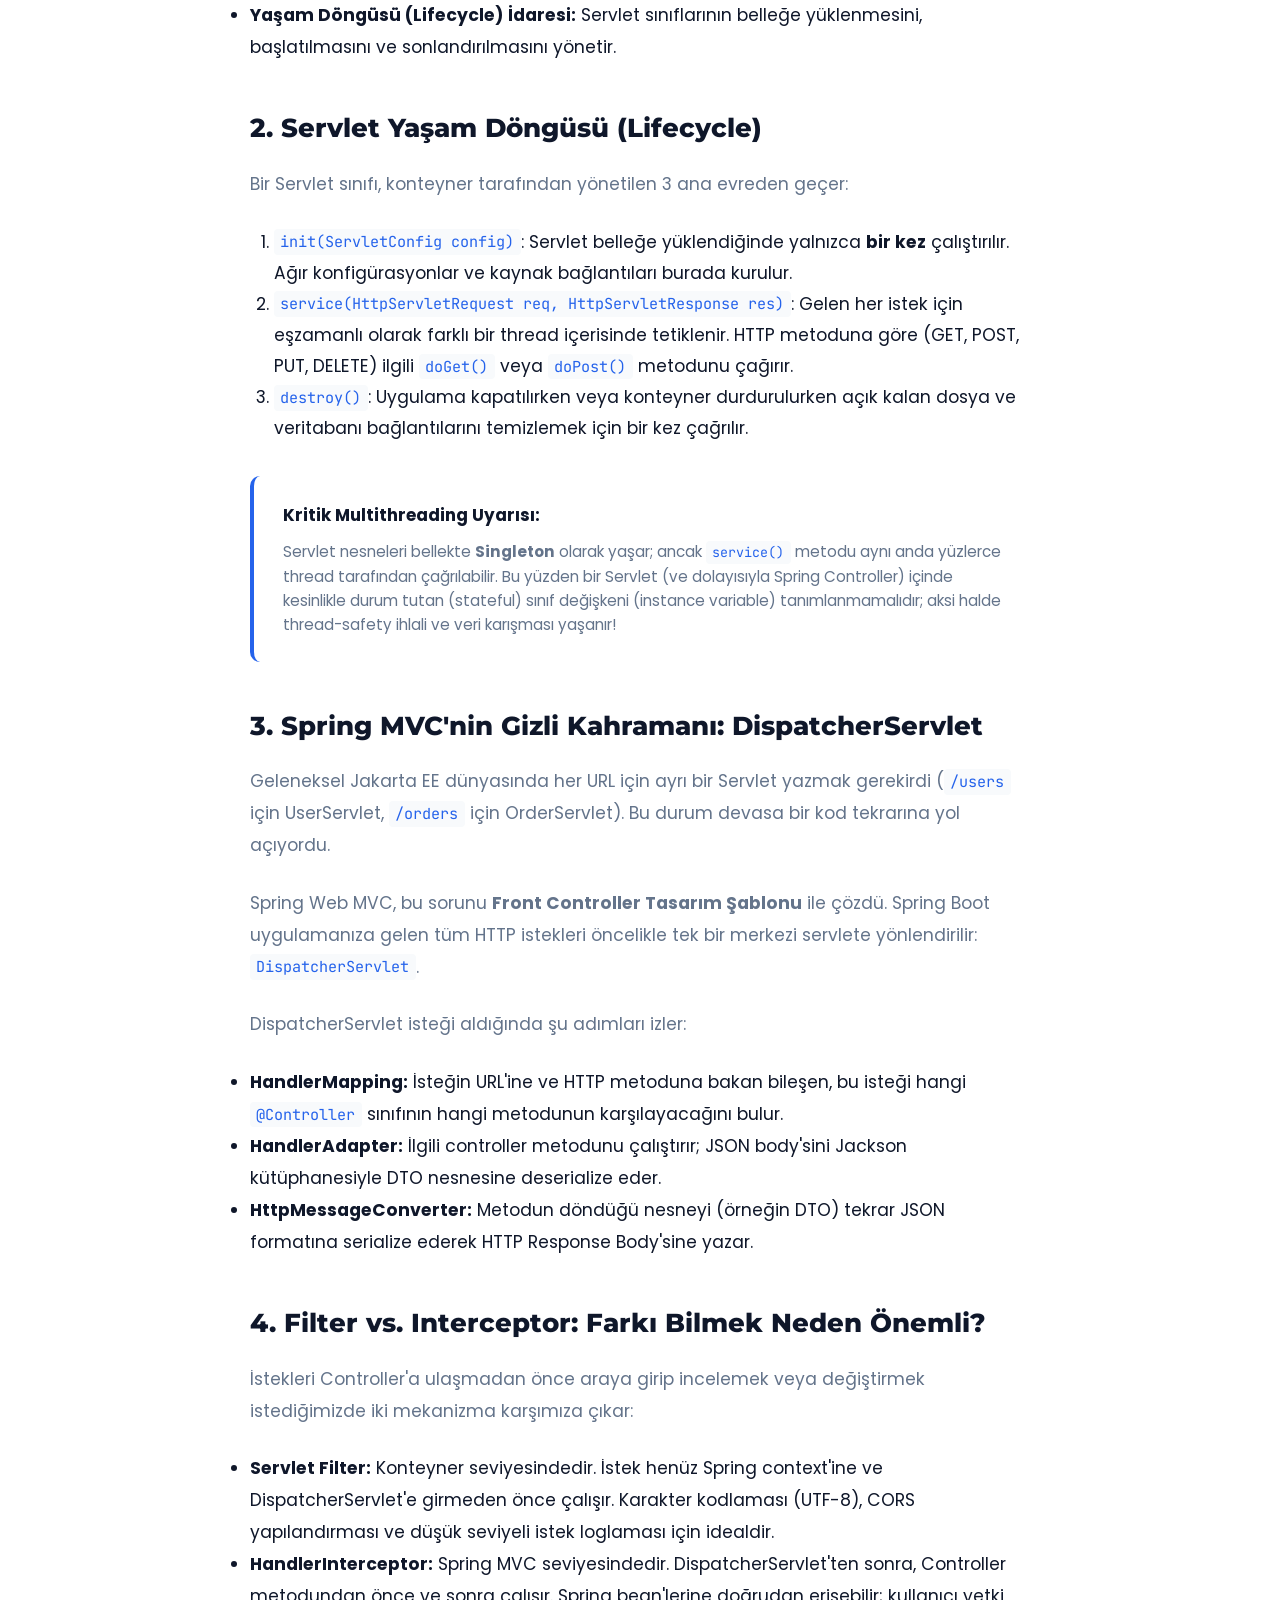
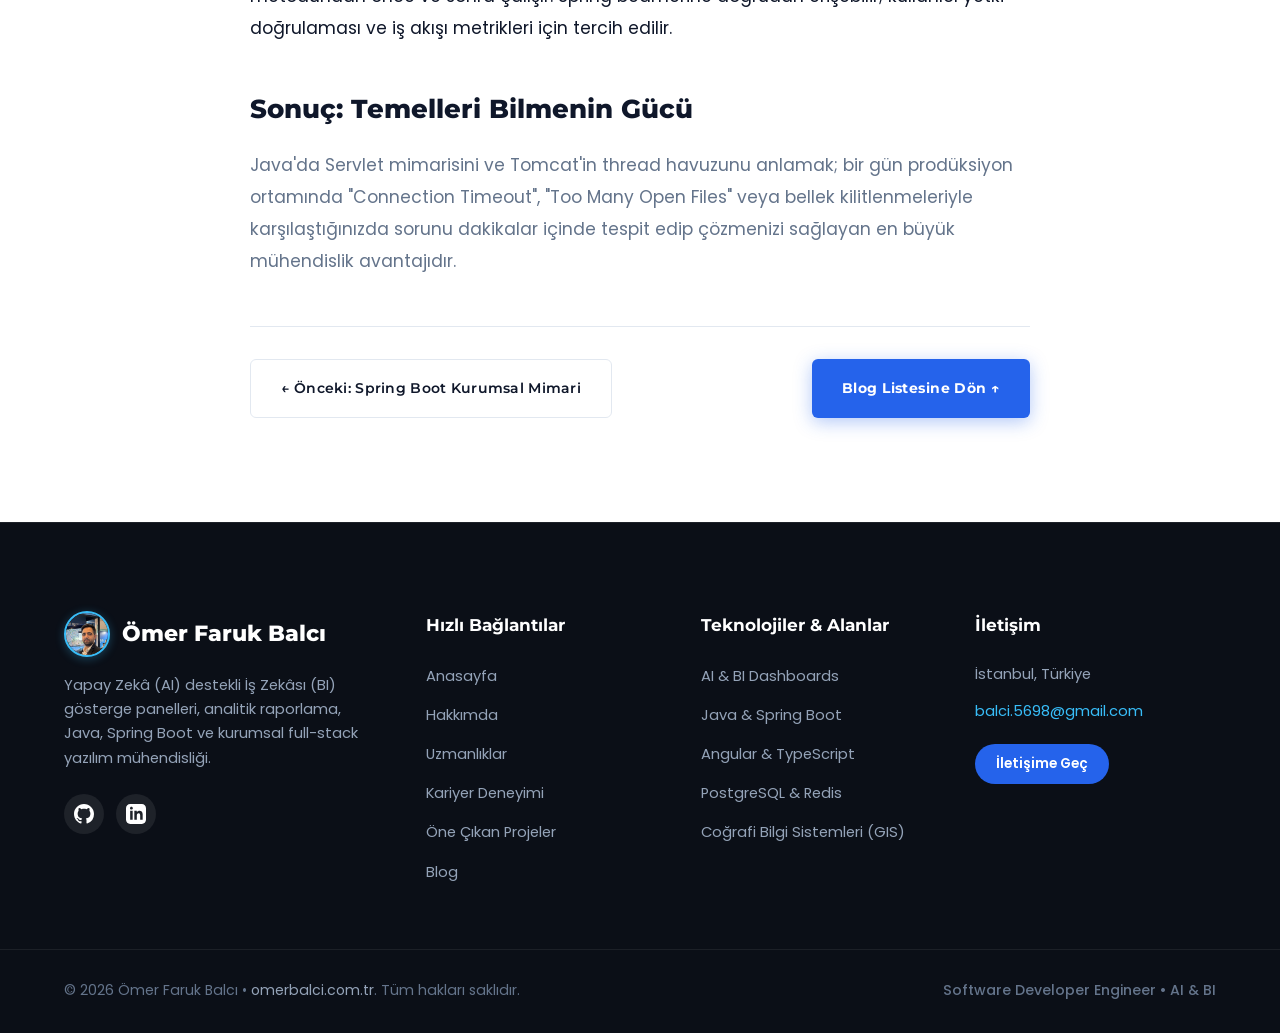
<file: blog/javada-servlet-mimarisi-ve-spring-mvc-temelleri.html>
<!DOCTYPE html>
<html lang="tr" data-theme="light">
<head>
  <meta charset="UTF-8">
  <meta name="viewport" content="width=device-width, initial-scale=1.0">
  <title>Java Servlet Mimarisi ve Spring MVC'nin Temelleri | Ömer Faruk Balcı</title>
  <meta name="description" content="Java web ekosisteminin temeli olan Servlet standardı, Apache Tomcat web konteyneri, HTTP döngüsü ve Spring MVC DispatcherServlet çalışma mekanizması.">
  <meta property="og:title" content="Java Servlet Mimarisi ve Spring MVC'nin Temelleri | Ömer Faruk Balcı">
  <meta property="og:description" content="Modern framework'lerin arkasındaki perdeyi aralıyoruz: Servlet yaşam döngüsü, Thread havuzları ve DispatcherServlet orkestrasyonu.">
  <meta property="og:type" content="article">
  <meta property="og:url" content="https://omerbalci.com.tr/blog/javada-servlet-mimarisi-ve-spring-mvc-temelleri.html">

  <!-- Favicon -->
  <link rel="icon" type="image/x-icon" href="../favicon.ico">
  <link rel="icon" type="image/png" sizes="32x32" href="../assets/images/favicon-32x32.png">
  <link rel="icon" type="image/png" sizes="64x64" href="../assets/images/favicon.png">
  <link rel="apple-touch-icon" sizes="180x180" href="../assets/images/apple-touch-icon.png">

  <!-- Google Fonts -->
  <link rel="preconnect" href="https://fonts.googleapis.com">
  <link rel="preconnect" href="https://fonts.gstatic.com" crossorigin>
  <link href="https://fonts.googleapis.com/css2?family=Montserrat:ital,wght@0,400;0,500;0,600;0,700;0,800;0,900;1,400&family=Poppins:wght@300;400;500;600;700&family=JetBrains+Mono:wght@400;500&display=swap" rel="stylesheet">

  <link rel="stylesheet" href="../style.css">
</head>
<body>

  <!-- Top Navigation Header -->
  <header class="dilbeste-header" id="header">
    <div class="dilbeste-container header-inner">
      <a href="../index.html" class="brand-box">
        <img src="../assets/images/omer-avatar.jpg" alt="Ömer Faruk Balcı" class="brand-avatar">
        <div class="brand-text-wrap">
          <span class="brand-name">Ömer Faruk Balcı</span>
          <span class="brand-tag">Software Engineer • AI & BI</span>
        </div>
      </a>

      <nav class="dilbeste-nav" id="navMenu">
        <a href="../index.html#hero-slider" class="nav-link">Anasayfa</a>
        <a href="../index.html#about-section" class="nav-link">Hakkımda</a>
        <a href="../index.html#services-banners" class="nav-link">Uzmanlık</a>
        <a href="../index.html#experience-section" class="nav-link">Deneyim</a>
        <a href="../index.html#projects-section" class="nav-link">Projeler</a>
        <a href="index.html" class="nav-link active">Blog</a>
        <a href="../index.html#contact-section" class="nav-link btn-nav-cta">İletişim</a>
      </nav>

      <div class="header-actions">
        <a href="mailto:balci.5698@gmail.com" class="header-mail-link d-none-sm">balci.5698@gmail.com</a>
        
        <button class="theme-toggle" id="themeToggle" aria-label="Temayı Değiştir" title="Karanlık / Aydınlık Mod">
          <svg class="sun-icon" width="18" height="18" viewBox="0 0 24 24" fill="none" stroke="currentColor" stroke-width="2"><circle cx="12" cy="12" r="5"></circle><line x1="12" y1="1" x2="12" y2="3"></line><line x1="12" y1="21" x2="12" y2="23"></line><line x1="4.22" y1="4.22" x2="5.64" y2="5.64"></line><line x1="18.36" y1="18.36" x2="19.78" y2="19.78"></line><line x1="1" y1="12" x2="3" y2="12"></line><line x1="21" y1="12" x2="23" y2="12"></line><line x1="4.22" y1="19.78" x2="5.64" y2="18.36"></line><line x1="18.36" y1="5.64" x2="19.78" y2="4.22"></line></svg>
          <svg class="moon-icon" width="18" height="18" viewBox="0 0 24 24" fill="none" stroke="currentColor" stroke-width="2"><path d="M21 12.79A9 9 0 1 1 11.21 3 7 7 0 0 0 21 12.79z"></path></svg>
        </button>

        <button class="hamburger-btn" id="mobileToggle" aria-label="Menü">
          <span></span><span></span><span></span>
        </button>
      </div>
    </div>
  </header>

  <!-- Article Container -->
  <main class="section-padding">
    <div class="dilbeste-container">
      
      <article>
        <!-- Header -->
        <div class="article-header">
          <a href="index.html" class="article-back-link">← Blog Listesine Dön</a>
          <div class="blog-meta-tags" style="justify-content: center; margin-bottom: 1rem;">
            <span class="blog-cat-link">📁 Java</span>
            <span class="blog-cat-link">📁 JakartaEE</span>
            <span class="blog-cat-link">📁 Spring MVC</span>
            <span class="blog-cat-link">📁 Derinlemesine Java</span>
            <span class="blog-date-text">• 02 Haziran 2024</span>
            <span class="blog-date-text">• ⏱️ 6 Dk Okuma</span>
          </div>
          <h1 class="article-main-title">Java Web Dünyasının Kalbi: Servlet Mimarisi ve Spring MVC'nin Çalışma Mekanizması</h1>
        </div>

        <!-- Content Body -->
        <div class="article-content-body">
          <div style="text-align: center; margin: 2rem 0 3rem;">
            <img src="../assets/images/blog-servlet.png" alt="Java Servlet Mimarisi" style="max-width: 170px; margin: 0 auto; box-shadow: var(--shadow-sm); border-radius: 8px;">
          </div>

          <p>
            Modern Java ekosisteminde Spring Boot ile çalışırken yalnızca birkaç anotasyon (<code>@RestController</code>, <code>@GetMapping</code>) ekleyerek saniyeler içinde REST API uçları yayınlayabiliyoruz. Ancak bu sihirli pratikliğin arkasında, 25 yılı aşkın süredir Java web dünyasının omurgasını oluşturan köklü bir standart yatar: <strong>Java Servlet Spesifikasyonu</strong>.
          </p>

          <blockquote>
            "Spring Boot'un konfigürasyon büyüsünü gerçekten anlamak ve yüksek yük altında doğru kararlar verebilmek, alttaki Servlet konteynerinin (Tomcat) HTTP isteklerini nasıl karşıladığını bilmekten geçer."
          </blockquote>

          <h2>1. Web Konteyneri (Servlet Container) Nedir?</h2>
          <p>
            Geleneksel bir web sunucusu (Nginx, Apache HTTPD) yalnızca statik dosyaları (HTML, resim, CSS) sunarken; Java kodunu dinamik olarak çalıştıracak bir çalışma ortamına ihtiyaç duyarız. İşte bu ortama <strong>Servlet Konteyneri (Web Container)</strong> denir (Örn: Apache Tomcat, Eclipse Jetty, Undertow).
          </p>
          <p>
            Konteynerin üstlendiği temel görevler:
          </p>
          <ul>
            <li><strong>Ağ & Soket Yönetimi:</strong> TCP/IP bağlantılarını kabul eder, HTTP istek metnini parse ederek Java nesnelerine (<code>HttpServletRequest</code>) dönüştürür.</li>
            <li><strong>Thread Havuzu (Thread Pool):</strong> Her gelen HTTP isteğini işletim sisteminden yeni bir thread açmak yerine önceden hazırlanmış bir thread havuzundan (Worker Thread) bir iş parçacığına teslim eder.</li>
            <li><strong>Yaşam Döngüsü (Lifecycle) İdaresi:</strong> Servlet sınıflarının belleğe yüklenmesini, başlatılmasını ve sonlandırılmasını yönetir.</li>
          </ul>

          <h2>2. Servlet Yaşam Döngüsü (Lifecycle)</h2>
          <p>
            Bir Servlet sınıfı, konteyner tarafından yönetilen 3 ana evreden geçer:
          </p>
          <ol style="margin-left: 1.5rem; margin-bottom: 2rem; line-height: 1.8;">
            <li><code>init(ServletConfig config)</code>: Servlet belleğe yüklendiğinde yalnızca <strong>bir kez</strong> çalıştırılır. Ağır konfigürasyonlar ve kaynak bağlantıları burada kurulur.</li>
            <li><code>service(HttpServletRequest req, HttpServletResponse res)</code>: Gelen her istek için eşzamanlı olarak farklı bir thread içerisinde tetiklenir. HTTP metoduna göre (GET, POST, PUT, DELETE) ilgili <code>doGet()</code> veya <code>doPost()</code> metodunu çağırır.</li>
            <li><code>destroy()</code>: Uygulama kapatılırken veya konteyner durdurulurken açık kalan dosya ve veritabanı bağlantılarını temizlemek için bir kez çağrılır.</li>
          </ol>

          <div style="background: var(--bg-surface); padding: 1.5rem 1.8rem; border-radius: var(--radius-md); border-left: 4px solid var(--accent); margin: 2rem 0;">
            <strong style="color: var(--text-heading); font-size: 1.05rem;">Kritik Multithreading Uyarısı:</strong>
            <p style="margin: 0.5rem 0 0; font-size: 0.95rem; line-height: 1.6;">
              Servlet nesneleri bellekte <strong>Singleton</strong> olarak yaşar; ancak <code>service()</code> metodu aynı anda yüzlerce thread tarafından çağrılabilir. Bu yüzden bir Servlet (ve dolayısıyla Spring Controller) içinde kesinlikle durum tutan (stateful) sınıf değişkeni (instance variable) tanımlanmamalıdır; aksi halde thread-safety ihlali ve veri karışması yaşanır!
            </p>
          </div>

          <h2>3. Spring MVC'nin Gizli Kahramanı: DispatcherServlet</h2>
          <p>
            Geleneksel Jakarta EE dünyasında her URL için ayrı bir Servlet yazmak gerekirdi (<code>/users</code> için UserServlet, <code>/orders</code> için OrderServlet). Bu durum devasa bir kod tekrarına yol açıyordu.
          </p>
          <p>
            Spring Web MVC, bu sorunu <strong>Front Controller Tasarım Şablonu</strong> ile çözdü. Spring Boot uygulamanıza gelen tüm HTTP istekleri öncelikle tek bir merkezi servlete yönlendirilir: <code>DispatcherServlet</code>.
          </p>
          <p>
            DispatcherServlet isteği aldığında şu adımları izler:
          </p>
          <ul>
            <li><strong>HandlerMapping:</strong> İsteğin URL'ine ve HTTP metoduna bakan bileşen, bu isteği hangi <code>@Controller</code> sınıfının hangi metodunun karşılayacağını bulur.</li>
            <li><strong>HandlerAdapter:</strong> İlgili controller metodunu çalıştırır; JSON body'sini Jackson kütüphanesiyle DTO nesnesine deserialize eder.</li>
            <li><strong>HttpMessageConverter:</strong> Metodun döndüğü nesneyi (örneğin DTO) tekrar JSON formatına serialize ederek HTTP Response Body'sine yazar.</li>
          </ul>

          <h2>4. Filter vs. Interceptor: Farkı Bilmek Neden Önemli?</h2>
          <p>
            İstekleri Controller'a ulaşmadan önce araya girip incelemek veya değiştirmek istediğimizde iki mekanizma karşımıza çıkar:
          </p>
          <ul>
            <li><strong>Servlet Filter:</strong> Konteyner seviyesindedir. İstek henüz Spring context'ine ve DispatcherServlet'e girmeden önce çalışır. Karakter kodlaması (UTF-8), CORS yapılandırması ve düşük seviyeli istek loglaması için idealdir.</li>
            <li><strong>HandlerInterceptor:</strong> Spring MVC seviyesindedir. DispatcherServlet'ten sonra, Controller metodundan önce ve sonra çalışır. Spring bean'lerine doğrudan erişebilir; kullanıcı yetki doğrulaması ve iş akışı metrikleri için tercih edilir.</li>
          </ul>

          <h2>Sonuç: Temelleri Bilmenin Gücü</h2>
          <p>
            Java'da Servlet mimarisini ve Tomcat'in thread havuzunu anlamak; bir gün prodüksiyon ortamında "Connection Timeout", "Too Many Open Files" veya bellek kilitlenmeleriyle karşılaştığınızda sorunu dakikalar içinde tespit edip çözmenizi sağlayan en büyük mühendislik avantajıdır.
          </p>

          <div style="margin-top: 3rem; padding-top: 2rem; border-top: 1px solid var(--border); display: flex; justify-content: space-between; flex-wrap: wrap; gap: 1rem;">
            <a href="spring-boot-ile-kurumsal-web-mimarisi.html" class="btn-theme-outline" style="color: var(--text-main); border-color: var(--border);">← Önceki: Spring Boot Kurumsal Mimari</a>
            <a href="index.html" class="btn-theme-primary">Blog Listesine Dön ↑</a>
          </div>
        </div>
      </article>

    </div>
  </main>

  <!-- Multi-Column Dark Footer -->
  <footer class="dilbeste-footer">
    <div class="dilbeste-container footer-content-grid">
      <div class="footer-col-brand">
        <div class="footer-brand-header">
          <img src="../assets/images/omer-avatar.jpg" alt="Ömer Faruk Balcı" class="footer-avatar">
          <h3 class="footer-name">Ömer Faruk Balcı</h3>
        </div>
        <p class="footer-bio-text">
          Yapay Zekâ (AI) destekli İş Zekâsı (BI) gösterge panelleri, analitik raporlama, Java, Spring Boot ve kurumsal full-stack yazılım mühendisliği.
        </p>
        <div class="footer-social-row">
          <a href="https://github.com/omerbalcii" target="_blank" rel="noopener noreferrer" class="footer-soc-link" title="GitHub">
            <svg width="20" height="20" viewBox="0 0 24 24" fill="currentColor"><path d="M12 0C5.37 0 0 5.37 0 12c0 5.31 3.435 9.795 8.205 11.385.6.105.825-.255.825-.57 0-.285-.015-1.23-.015-2.235-3.015.555-3.795-.735-4.035-1.41-.135-.345-.72-1.41-1.23-1.695-.42-.225-1.02-.78-.015-.795.945-.015 1.62.87 1.845 1.23 1.08 1.815 2.805 1.305 3.495.99.105-.78.42-1.305.765-1.605-2.67-.3-5.46-1.335-5.46-5.925 0-1.305.465-2.385 1.23-3.225-.12-.3-.54-1.53.12-3.18 0 0 1.005-.315 3.3 1.23.96-.27 1.98-.405 3-.405s2.04.135 3 .405c2.295-1.56 3.3-1.23 3.3-1.23.66 1.65.24 2.88.12 3.18.765.84 1.23 1.905 1.23 3.225 0 4.605-2.805 5.625-5.475 5.925.435.375.81 1.095.81 2.22 0 1.605-.015 2.895-.015 3.3 0 .315.225.69.825.57A12.02 12.02 0 0024 12c0-6.63-5.37-12-12-12z"/></svg>
          </a>
          <a href="https://linkedin.com/in/omerbalci" target="_blank" rel="noopener noreferrer" class="footer-soc-link" title="LinkedIn">
            <svg width="20" height="20" viewBox="0 0 24 24" fill="currentColor"><path d="M19 0h-14c-2.761 0-5 2.239-5 5v14c0 2.761 2.239 5 5 5h14c2.762 0 5-2.239 5-5v-14c0-2.761-2.238-5-5-5zm-11 19h-3v-11h3v11zm-1.5-12.268c-.966 0-1.75-.79-1.75-1.764s.784-1.764 1.75-1.764 1.75.79 1.75 1.764-.783 1.764-1.75 1.764zm13.5 12.268h-3v-5.604c0-3.368-4-3.113-4 0v5.604h-3v-11h3v1.765c1.396-2.586 7-2.777 7 2.476v6.759z"/></svg>
          </a>
        </div>
      </div>

      <div class="footer-col-links">
        <h4 class="footer-heading">Hızlı Bağlantılar</h4>
        <ul class="footer-nav-list">
          <li><a href="../index.html#hero-slider">Anasayfa</a></li>
          <li><a href="../index.html#about-section">Hakkımda</a></li>
          <li><a href="../index.html#services-banners">Uzmanlıklar</a></li>
          <li><a href="../index.html#experience-section">Kariyer Deneyimi</a></li>
          <li><a href="../index.html#projects-section">Öne Çıkan Projeler</a></li>
          <li><a href="index.html">Blog</a></li>
        </ul>
      </div>

      <div class="footer-col-links">
        <h4 class="footer-heading">Teknolojiler & Alanlar</h4>
        <ul class="footer-nav-list">
          <li><span>AI & BI Dashboards</span></li>
          <li><span>Java & Spring Boot</span></li>
          <li><span>Angular & TypeScript</span></li>
          <li><span>PostgreSQL & Redis</span></li>
          <li><span>Coğrafi Bilgi Sistemleri (GIS)</span></li>
        </ul>
      </div>

      <div class="footer-col-contact">
        <h4 class="footer-heading">İletişim</h4>
        <p class="footer-contact-item">İstanbul, Türkiye</p>
        <p class="footer-contact-item"><a href="mailto:balci.5698@gmail.com">balci.5698@gmail.com</a></p>
        <a href="../index.html#contact-section" class="footer-cta-pill">İletişime Geç</a>
      </div>
    </div>

    <div class="footer-bottom-bar">
      <div class="dilbeste-container footer-bottom-inner">
        <p>&copy; 2026 Ömer Faruk Balcı • <a href="https://omerbalci.com.tr">omerbalci.com.tr</a>. Tüm hakları saklıdır.</p>
        <p class="footer-tagline">Software Developer Engineer • AI & BI</p>
      </div>
    </div>
  </footer>

  <div class="floating-fab-container">
    <a href="mailto:balci.5698@gmail.com" class="fab-btn fab-mail" title="E-posta Gönder">
      <svg width="22" height="22" viewBox="0 0 24 24" fill="none" stroke="currentColor" stroke-width="2"><path d="M4 4h16c1.1 0 2 .9 2 2v12c0 1.1-.9 2-2 2H4c-1.1 0-2-.9-2-2V6c0-1.1.9-2 2-2z"></path><polyline points="22,6 12,13 2,6"></polyline></svg>
    </a>
    <button class="fab-btn fab-top" id="scrollTopBtn" title="Yukarı Çık">
      <svg width="22" height="22" viewBox="0 0 24 24" fill="none" stroke="currentColor" stroke-width="2.5"><polyline points="18 15 12 9 6 15"></polyline></svg>
    </button>
  </div>

  <script src="../script.js"></script>
</body>
</html>
</file>
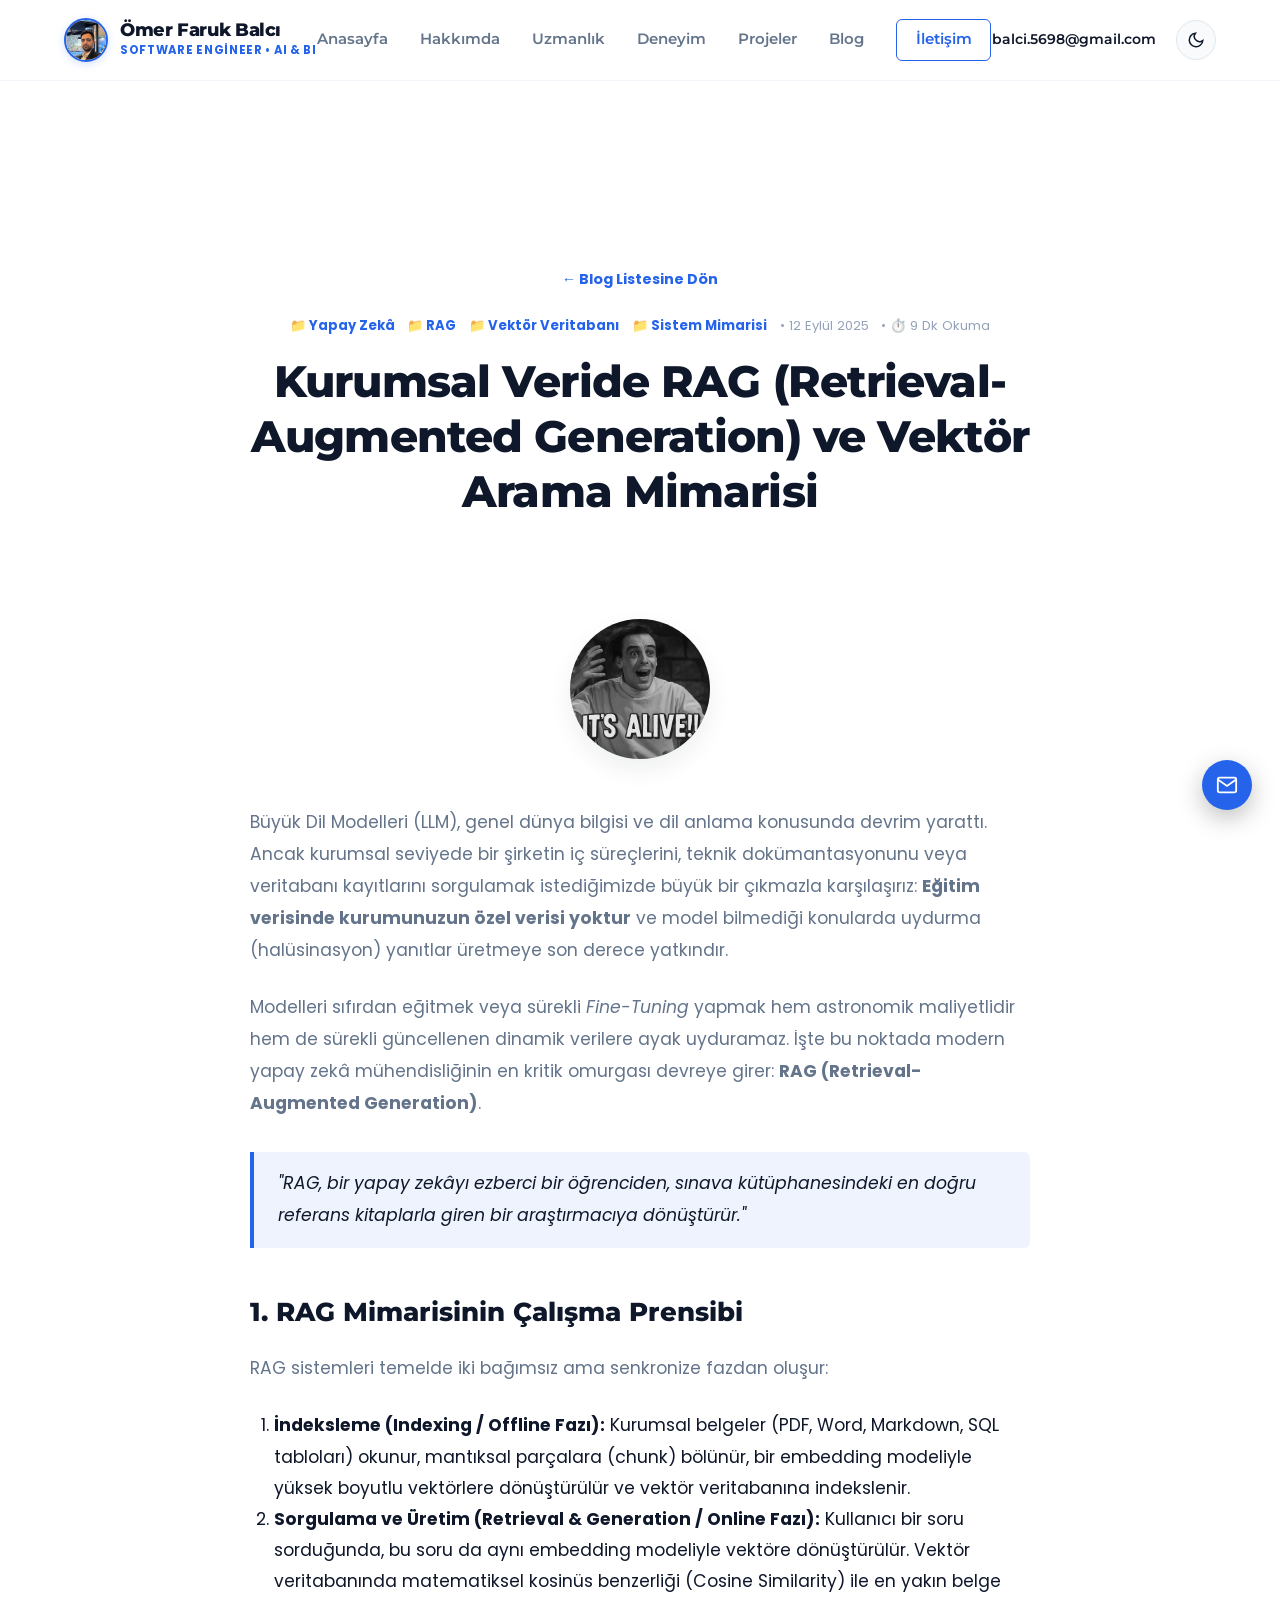
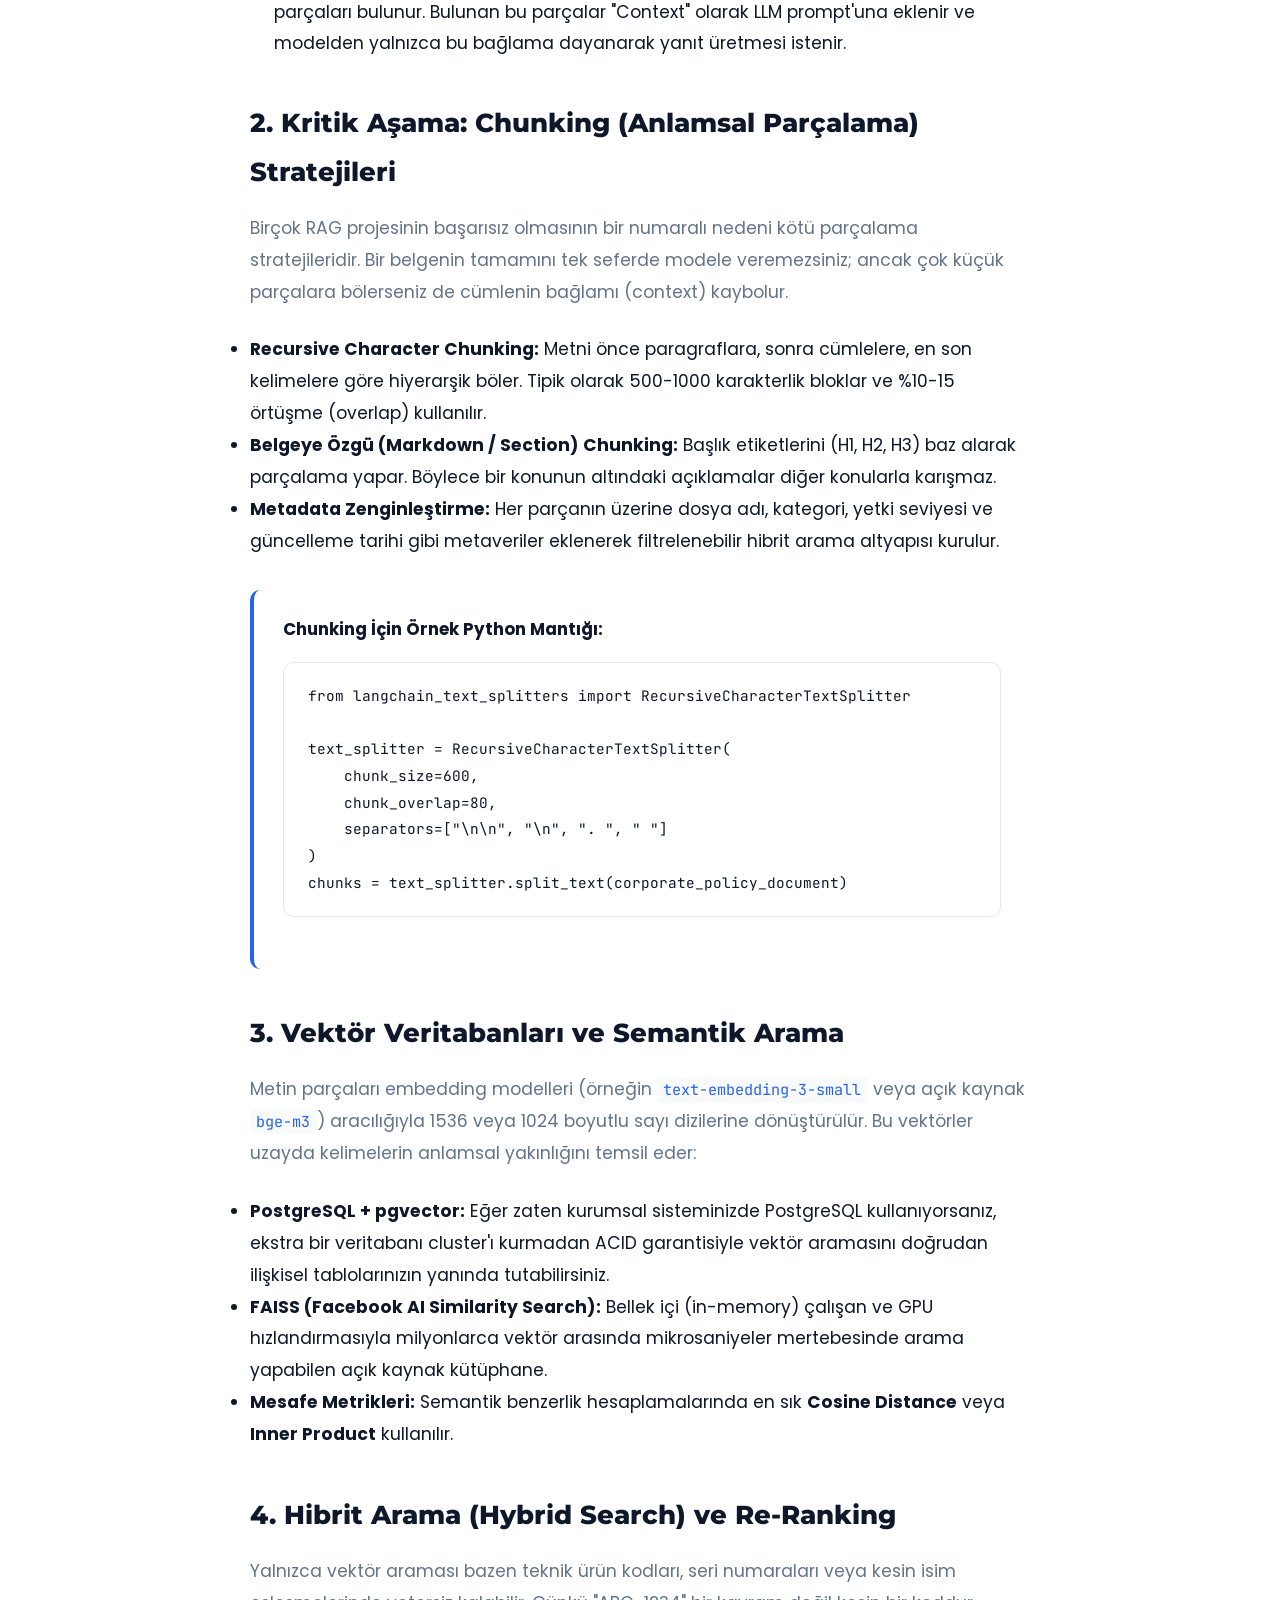
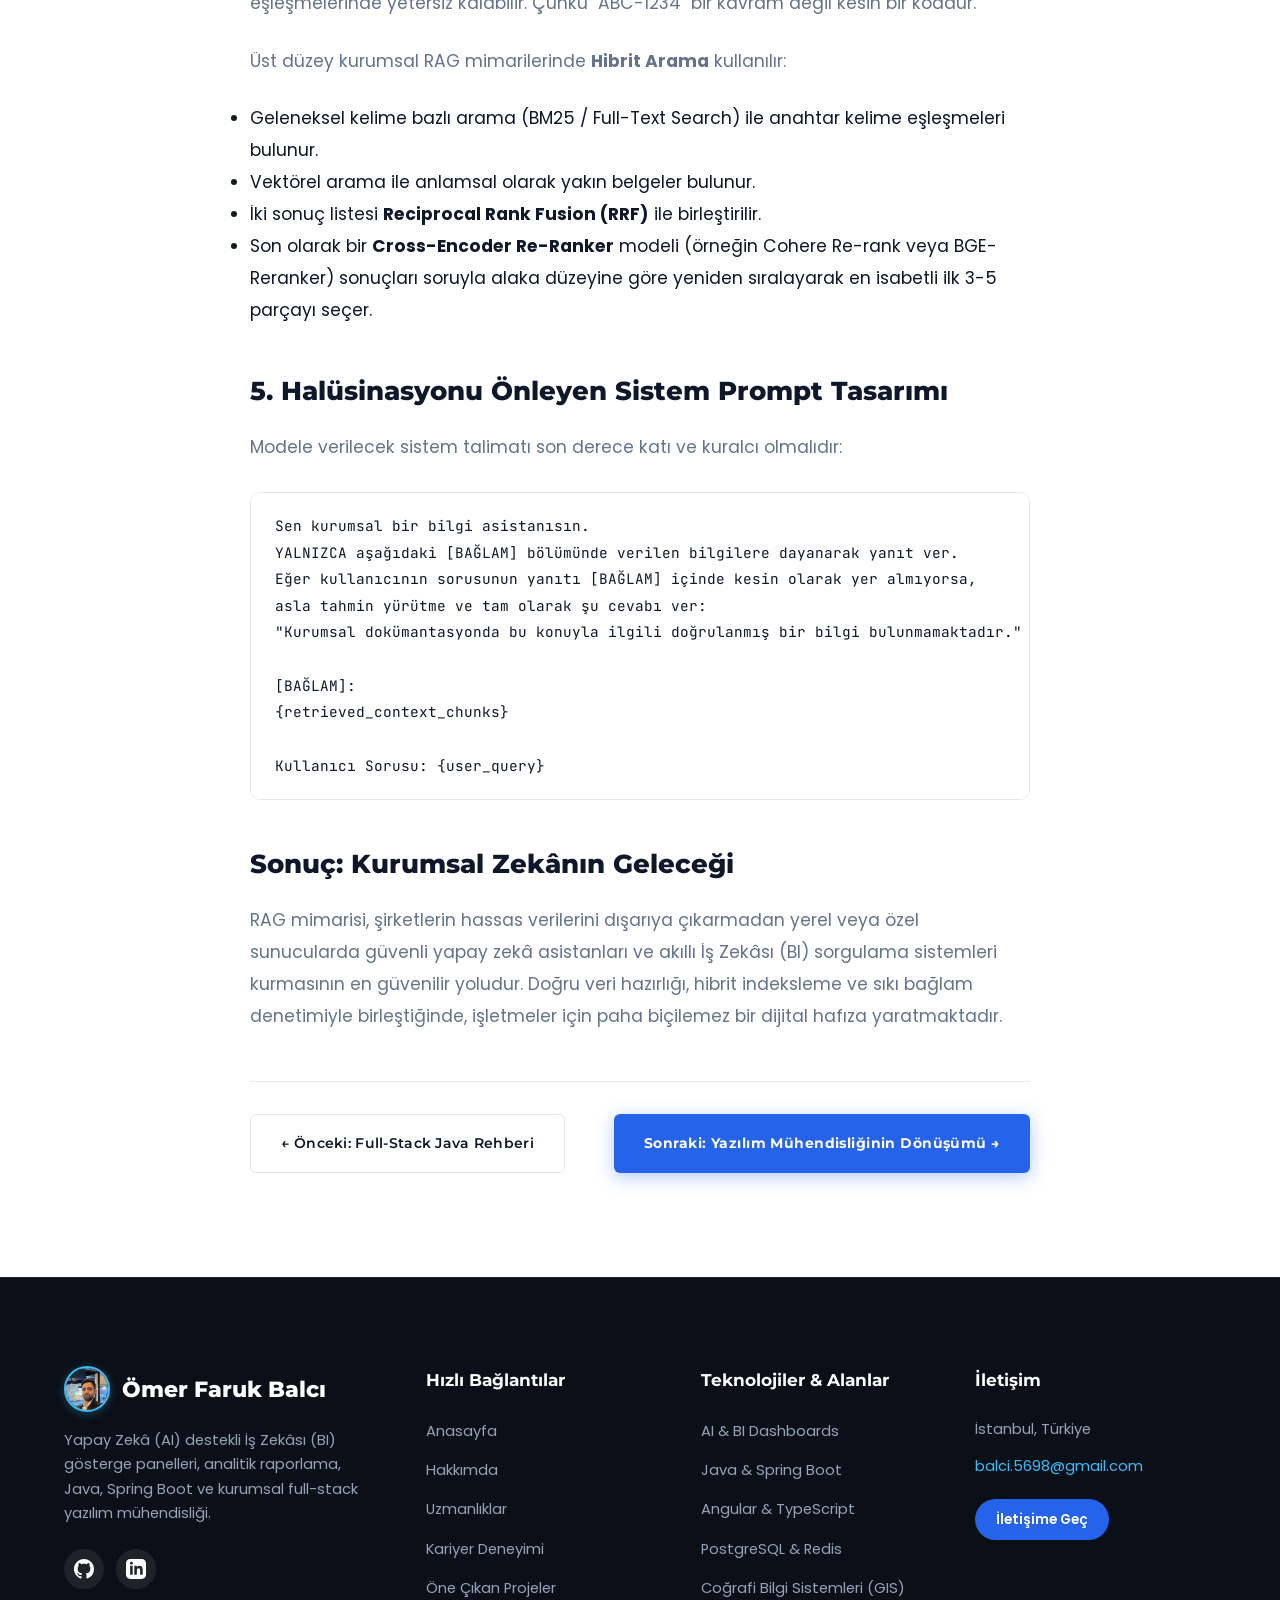
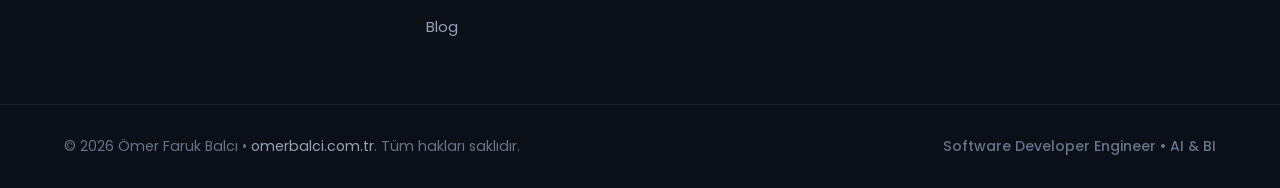
<file: blog/kurumsal-sistemlerde-rag-ve-vektor-arama-mimarisi.html>
<!DOCTYPE html>
<html lang="tr" data-theme="light">
<head>
  <meta charset="UTF-8">
  <meta name="viewport" content="width=device-width, initial-scale=1.0">
  <title>Kurumsal Veride RAG ve Vektör Arama Mimarisi | Ömer Faruk Balcı</title>
  <meta name="description" content="Büyük dil modellerini (LLM) kurumsal verilerle buluşturan RAG mimarisi, chunking stratejileri, embedding vektörleri ve semantik arama mekanizmaları.">
  <meta property="og:title" content="Kurumsal Veride RAG ve Vektör Arama Mimarisi | Ömer Faruk Balcı">
  <meta property="og:description" content="Halüsinasyonu önleyen, kurumsal veri gizliliğini koruyan RAG mimarisi, vektör veritabanları ve hibrit arama mühendisliği.">
  <meta property="og:type" content="article">
  <meta property="og:url" content="https://omerbalci.com.tr/blog/kurumsal-sistemlerde-rag-ve-vektor-arama-mimarisi.html">

  <!-- Favicon -->
  <link rel="icon" type="image/x-icon" href="../favicon.ico">
  <link rel="icon" type="image/png" sizes="32x32" href="../assets/images/favicon-32x32.png">
  <link rel="icon" type="image/png" sizes="64x64" href="../assets/images/favicon.png">
  <link rel="apple-touch-icon" sizes="180x180" href="../assets/images/apple-touch-icon.png">

  <!-- Google Fonts -->
  <link rel="preconnect" href="https://fonts.googleapis.com">
  <link rel="preconnect" href="https://fonts.gstatic.com" crossorigin>
  <link href="https://fonts.googleapis.com/css2?family=Montserrat:ital,wght@0,400;0,500;0,600;0,700;0,800;0,900;1,400&family=Poppins:wght@300;400;500;600;700&family=JetBrains+Mono:wght@400;500&display=swap" rel="stylesheet">

  <link rel="stylesheet" href="../style.css">
</head>
<body>

  <!-- Top Navigation Header -->
  <header class="dilbeste-header" id="header">
    <div class="dilbeste-container header-inner">
      <a href="../index.html" class="brand-box">
        <img src="../assets/images/omer-avatar.jpg" alt="Ömer Faruk Balcı" class="brand-avatar">
        <div class="brand-text-wrap">
          <span class="brand-name">Ömer Faruk Balcı</span>
          <span class="brand-tag">Software Engineer • AI & BI</span>
        </div>
      </a>

      <nav class="dilbeste-nav" id="navMenu">
        <a href="../index.html#hero-slider" class="nav-link">Anasayfa</a>
        <a href="../index.html#about-section" class="nav-link">Hakkımda</a>
        <a href="../index.html#services-banners" class="nav-link">Uzmanlık</a>
        <a href="../index.html#experience-section" class="nav-link">Deneyim</a>
        <a href="../index.html#projects-section" class="nav-link">Projeler</a>
        <a href="index.html" class="nav-link active">Blog</a>
        <a href="../index.html#contact-section" class="nav-link btn-nav-cta">İletişim</a>
      </nav>

      <div class="header-actions">
        <a href="mailto:balci.5698@gmail.com" class="header-mail-link d-none-sm">balci.5698@gmail.com</a>
        
        <button class="theme-toggle" id="themeToggle" aria-label="Temayı Değiştir" title="Karanlık / Aydınlık Mod">
          <svg class="sun-icon" width="18" height="18" viewBox="0 0 24 24" fill="none" stroke="currentColor" stroke-width="2"><circle cx="12" cy="12" r="5"></circle><line x1="12" y1="1" x2="12" y2="3"></line><line x1="12" y1="21" x2="12" y2="23"></line><line x1="4.22" y1="4.22" x2="5.64" y2="5.64"></line><line x1="18.36" y1="18.36" x2="19.78" y2="19.78"></line><line x1="1" y1="12" x2="3" y2="12"></line><line x1="21" y1="12" x2="23" y2="12"></line><line x1="4.22" y1="19.78" x2="5.64" y2="18.36"></line><line x1="18.36" y1="5.64" x2="19.78" y2="4.22"></line></svg>
          <svg class="moon-icon" width="18" height="18" viewBox="0 0 24 24" fill="none" stroke="currentColor" stroke-width="2"><path d="M21 12.79A9 9 0 1 1 11.21 3 7 7 0 0 0 21 12.79z"></path></svg>
        </button>

        <button class="hamburger-btn" id="mobileToggle" aria-label="Menü">
          <span></span><span></span><span></span>
        </button>
      </div>
    </div>
  </header>

  <!-- Article Container -->
  <main class="section-padding">
    <div class="dilbeste-container">
      
      <article>
        <!-- Header -->
        <div class="article-header">
          <a href="index.html" class="article-back-link">← Blog Listesine Dön</a>
          <div class="blog-meta-tags" style="justify-content: center; margin-bottom: 1rem;">
            <span class="blog-cat-link">📁 Yapay Zekâ</span>
            <span class="blog-cat-link">📁 RAG</span>
            <span class="blog-cat-link">📁 Vektör Veritabanı</span>
            <span class="blog-cat-link">📁 Sistem Mimarisi</span>
            <span class="blog-date-text">• 12 Eylül 2025</span>
            <span class="blog-date-text">• ⏱️ 9 Dk Okuma</span>
          </div>
          <h1 class="article-main-title">Kurumsal Veride RAG (Retrieval-Augmented Generation) ve Vektör Arama Mimarisi</h1>
        </div>

        <!-- Content Body -->
        <div class="article-content-body">
          <div style="text-align: center; margin: 2rem 0 3rem;">
            <img src="../assets/images/blog-rag.png" alt="RAG ve Vektör Veritabanı Mimarisi" style="width: 140px; height: 140px; border-radius: 50%; margin: 0 auto; box-shadow: var(--shadow-md);">
          </div>

          <p>
            Büyük Dil Modelleri (LLM), genel dünya bilgisi ve dil anlama konusunda devrim yarattı. Ancak kurumsal seviyede bir şirketin iç süreçlerini, teknik dokümantasyonunu veya veritabanı kayıtlarını sorgulamak istediğimizde büyük bir çıkmazla karşılaşırız: <strong>Eğitim verisinde kurumunuzun özel verisi yoktur</strong> ve model bilmediği konularda uydurma (halüsinasyon) yanıtlar üretmeye son derece yatkındır.
          </p>
          <p>
            Modelleri sıfırdan eğitmek veya sürekli <em>Fine-Tuning</em> yapmak hem astronomik maliyetlidir hem de sürekli güncellenen dinamik verilere ayak uyduramaz. İşte bu noktada modern yapay zekâ mühendisliğinin en kritik omurgası devreye girer: <strong>RAG (Retrieval-Augmented Generation)</strong>.
          </p>

          <blockquote>
            "RAG, bir yapay zekâyı ezberci bir öğrenciden, sınava kütüphanesindeki en doğru referans kitaplarla giren bir araştırmacıya dönüştürür."
          </blockquote>

          <h2>1. RAG Mimarisinin Çalışma Prensibi</h2>
          <p>
            RAG sistemleri temelde iki bağımsız ama senkronize fazdan oluşur:
          </p>
          <ol style="margin-left: 1.5rem; margin-bottom: 2rem; line-height: 1.8;">
            <li><strong>İndeksleme (Indexing / Offline Fazı):</strong> Kurumsal belgeler (PDF, Word, Markdown, SQL tabloları) okunur, mantıksal parçalara (chunk) bölünür, bir embedding modeliyle yüksek boyutlu vektörlere dönüştürülür ve vektör veritabanına indekslenir.</li>
            <li><strong>Sorgulama ve Üretim (Retrieval & Generation / Online Fazı):</strong> Kullanıcı bir soru sorduğunda, bu soru da aynı embedding modeliyle vektöre dönüştürülür. Vektör veritabanında matematiksel kosinüs benzerliği (Cosine Similarity) ile en yakın belge parçaları bulunur. Bulunan bu parçalar "Context" olarak LLM prompt'una eklenir ve modelden yalnızca bu bağlama dayanarak yanıt üretmesi istenir.</li>
          </ol>

          <h2>2. Kritik Aşama: Chunking (Anlamsal Parçalama) Stratejileri</h2>
          <p>
            Birçok RAG projesinin başarısız olmasının bir numaralı nedeni kötü parçalama stratejileridir. Bir belgenin tamamını tek seferde modele veremezsiniz; ancak çok küçük parçalara bölerseniz de cümlenin bağlamı (context) kaybolur.
          </p>
          <ul>
            <li><strong>Recursive Character Chunking:</strong> Metni önce paragraflara, sonra cümlelere, en son kelimelere göre hiyerarşik böler. Tipik olarak 500-1000 karakterlik bloklar ve %10-15 örtüşme (overlap) kullanılır.</li>
            <li><strong>Belgeye Özgü (Markdown / Section) Chunking:</strong> Başlık etiketlerini (H1, H2, H3) baz alarak parçalama yapar. Böylece bir konunun altındaki açıklamalar diğer konularla karışmaz.</li>
            <li><strong>Metadata Zenginleştirme:</strong> Her parçanın üzerine dosya adı, kategori, yetki seviyesi ve güncelleme tarihi gibi metaveriler eklenerek filtrelenebilir hibrit arama altyapısı kurulur.</li>
          </ul>

          <div style="background: var(--bg-surface); padding: 1.5rem 1.8rem; border-radius: var(--radius-md); border-left: 4px solid var(--accent); margin: 2rem 0;">
            <strong style="color: var(--text-heading); font-size: 1.05rem;">Chunking İçin Örnek Python Mantığı:</strong>
            <pre style="margin-top: 1rem;"><code>from langchain_text_splitters import RecursiveCharacterTextSplitter

text_splitter = RecursiveCharacterTextSplitter(
    chunk_size=600,
    chunk_overlap=80,
    separators=["\n\n", "\n", ". ", " "]
)
chunks = text_splitter.split_text(corporate_policy_document)</code></pre>
          </div>

          <h2>3. Vektör Veritabanları ve Semantik Arama</h2>
          <p>
            Metin parçaları embedding modelleri (örneğin <code>text-embedding-3-small</code> veya açık kaynak <code>bge-m3</code>) aracılığıyla 1536 veya 1024 boyutlu sayı dizilerine dönüştürülür. Bu vektörler uzayda kelimelerin anlamsal yakınlığını temsil eder:
          </p>
          <ul>
            <li><strong>PostgreSQL + pgvector:</strong> Eğer zaten kurumsal sisteminizde PostgreSQL kullanıyorsanız, ekstra bir veritabanı cluster'ı kurmadan ACID garantisiyle vektör aramasını doğrudan ilişkisel tablolarınızın yanında tutabilirsiniz.</li>
            <li><strong>FAISS (Facebook AI Similarity Search):</strong> Bellek içi (in-memory) çalışan ve GPU hızlandırmasıyla milyonlarca vektör arasında mikrosaniyeler mertebesinde arama yapabilen açık kaynak kütüphane.</li>
            <li><strong>Mesafe Metrikleri:</strong> Semantik benzerlik hesaplamalarında en sık <strong>Cosine Distance</strong> veya <strong>Inner Product</strong> kullanılır.</li>
          </ul>

          <h2>4. Hibrit Arama (Hybrid Search) ve Re-Ranking</h2>
          <p>
            Yalnızca vektör araması bazen teknik ürün kodları, seri numaraları veya kesin isim eşleşmelerinde yetersiz kalabilir. Çünkü "ABC-1234" bir kavram değil kesin bir koddur.
          </p>
          <p>
            Üst düzey kurumsal RAG mimarilerinde <strong>Hibrit Arama</strong> kullanılır:
          </p>
          <ul>
            <li>Geleneksel kelime bazlı arama (BM25 / Full-Text Search) ile anahtar kelime eşleşmeleri bulunur.</li>
            <li>Vektörel arama ile anlamsal olarak yakın belgeler bulunur.</li>
            <li>İki sonuç listesi <strong>Reciprocal Rank Fusion (RRF)</strong> ile birleştirilir.</li>
            <li>Son olarak bir <strong>Cross-Encoder Re-Ranker</strong> modeli (örneğin Cohere Re-rank veya BGE-Reranker) sonuçları soruyla alaka düzeyine göre yeniden sıralayarak en isabetli ilk 3-5 parçayı seçer.</li>
          </ul>

          <h2>5. Halüsinasyonu Önleyen Sistem Prompt Tasarımı</h2>
          <p>
            Modele verilecek sistem talimatı son derece katı ve kuralcı olmalıdır:
          </p>
          <pre><code>Sen kurumsal bir bilgi asistanısın.
YALNIZCA aşağıdaki [BAĞLAM] bölümünde verilen bilgilere dayanarak yanıt ver.
Eğer kullanıcının sorusunun yanıtı [BAĞLAM] içinde kesin olarak yer almıyorsa,
asla tahmin yürütme ve tam olarak şu cevabı ver: 
"Kurumsal dokümantasyonda bu konuyla ilgili doğrulanmış bir bilgi bulunmamaktadır."

[BAĞLAM]:
{retrieved_context_chunks}

Kullanıcı Sorusu: {user_query}</code></pre>

          <h2>Sonuç: Kurumsal Zekânın Geleceği</h2>
          <p>
            RAG mimarisi, şirketlerin hassas verilerini dışarıya çıkarmadan yerel veya özel sunucularda güvenli yapay zekâ asistanları ve akıllı İş Zekâsı (BI) sorgulama sistemleri kurmasının en güvenilir yoludur. Doğru veri hazırlığı, hibrit indeksleme ve sıkı bağlam denetimiyle birleştiğinde, işletmeler için paha biçilemez bir dijital hafıza yaratmaktadır.
          </p>

          <div style="margin-top: 3rem; padding-top: 2rem; border-top: 1px solid var(--border); display: flex; justify-content: space-between; flex-wrap: wrap; gap: 1rem;">
            <a href="modern-fullstack-java-gelistirici-yol-haritasi.html" class="btn-theme-outline" style="color: var(--text-main); border-color: var(--border);">← Önceki: Full-Stack Java Rehberi</a>
            <a href="yapay-zeka-caginda-yazilim-muhendisliginin-donusumu.html" class="btn-theme-primary">Sonraki: Yazılım Mühendisliğinin Dönüşümü →</a>
          </div>
        </div>
      </article>

    </div>
  </main>

  <!-- Multi-Column Dark Footer -->
  <footer class="dilbeste-footer">
    <div class="dilbeste-container footer-content-grid">
      <div class="footer-col-brand">
        <div class="footer-brand-header">
          <img src="../assets/images/omer-avatar.jpg" alt="Ömer Faruk Balcı" class="footer-avatar">
          <h3 class="footer-name">Ömer Faruk Balcı</h3>
        </div>
        <p class="footer-bio-text">
          Yapay Zekâ (AI) destekli İş Zekâsı (BI) gösterge panelleri, analitik raporlama, Java, Spring Boot ve kurumsal full-stack yazılım mühendisliği.
        </p>
        <div class="footer-social-row">
          <a href="https://github.com/omerbalcii" target="_blank" rel="noopener noreferrer" class="footer-soc-link" title="GitHub">
            <svg width="20" height="20" viewBox="0 0 24 24" fill="currentColor"><path d="M12 0C5.37 0 0 5.37 0 12c0 5.31 3.435 9.795 8.205 11.385.6.105.825-.255.825-.57 0-.285-.015-1.23-.015-2.235-3.015.555-3.795-.735-4.035-1.41-.135-.345-.72-1.41-1.23-1.695-.42-.225-1.02-.78-.015-.795.945-.015 1.62.87 1.845 1.23 1.08 1.815 2.805 1.305 3.495.99.105-.78.42-1.305.765-1.605-2.67-.3-5.46-1.335-5.46-5.925 0-1.305.465-2.385 1.23-3.225-.12-.3-.54-1.53.12-3.18 0 0 1.005-.315 3.3 1.23.96-.27 1.98-.405 3-.405s2.04.135 3 .405c2.295-1.56 3.3-1.23 3.3-1.23.66 1.65.24 2.88.12 3.18.765.84 1.23 1.905 1.23 3.225 0 4.605-2.805 5.625-5.475 5.925.435.375.81 1.095.81 2.22 0 1.605-.015 2.895-.015 3.3 0 .315.225.69.825.57A12.02 12.02 0 0024 12c0-6.63-5.37-12-12-12z"/></svg>
          </a>
          <a href="https://linkedin.com/in/omerbalci" target="_blank" rel="noopener noreferrer" class="footer-soc-link" title="LinkedIn">
            <svg width="20" height="20" viewBox="0 0 24 24" fill="currentColor"><path d="M19 0h-14c-2.761 0-5 2.239-5 5v14c0 2.761 2.239 5 5 5h14c2.762 0 5-2.239 5-5v-14c0-2.761-2.238-5-5-5zm-11 19h-3v-11h3v11zm-1.5-12.268c-.966 0-1.75-.79-1.75-1.764s.784-1.764 1.75-1.764 1.75.79 1.75 1.764-.783 1.764-1.75 1.764zm13.5 12.268h-3v-5.604c0-3.368-4-3.113-4 0v5.604h-3v-11h3v1.765c1.396-2.586 7-2.777 7 2.476v6.759z"/></svg>
          </a>
        </div>
      </div>

      <div class="footer-col-links">
        <h4 class="footer-heading">Hızlı Bağlantılar</h4>
        <ul class="footer-nav-list">
          <li><a href="../index.html#hero-slider">Anasayfa</a></li>
          <li><a href="../index.html#about-section">Hakkımda</a></li>
          <li><a href="../index.html#services-banners">Uzmanlıklar</a></li>
          <li><a href="../index.html#experience-section">Kariyer Deneyimi</a></li>
          <li><a href="../index.html#projects-section">Öne Çıkan Projeler</a></li>
          <li><a href="index.html">Blog</a></li>
        </ul>
      </div>

      <div class="footer-col-links">
        <h4 class="footer-heading">Teknolojiler & Alanlar</h4>
        <ul class="footer-nav-list">
          <li><span>AI & BI Dashboards</span></li>
          <li><span>Java & Spring Boot</span></li>
          <li><span>Angular & TypeScript</span></li>
          <li><span>PostgreSQL & Redis</span></li>
          <li><span>Coğrafi Bilgi Sistemleri (GIS)</span></li>
        </ul>
      </div>

      <div class="footer-col-contact">
        <h4 class="footer-heading">İletişim</h4>
        <p class="footer-contact-item">İstanbul, Türkiye</p>
        <p class="footer-contact-item"><a href="mailto:balci.5698@gmail.com">balci.5698@gmail.com</a></p>
        <a href="../index.html#contact-section" class="footer-cta-pill">İletişime Geç</a>
      </div>
    </div>

    <div class="footer-bottom-bar">
      <div class="dilbeste-container footer-bottom-inner">
        <p>&copy; 2026 Ömer Faruk Balcı • <a href="https://omerbalci.com.tr">omerbalci.com.tr</a>. Tüm hakları saklıdır.</p>
        <p class="footer-tagline">Software Developer Engineer • AI & BI</p>
      </div>
    </div>
  </footer>

  <div class="floating-fab-container">
    <a href="mailto:balci.5698@gmail.com" class="fab-btn fab-mail" title="E-posta Gönder">
      <svg width="22" height="22" viewBox="0 0 24 24" fill="none" stroke="currentColor" stroke-width="2"><path d="M4 4h16c1.1 0 2 .9 2 2v12c0 1.1-.9 2-2 2H4c-1.1 0-2-.9-2-2V6c0-1.1.9-2 2-2z"></path><polyline points="22,6 12,13 2,6"></polyline></svg>
    </a>
    <button class="fab-btn fab-top" id="scrollTopBtn" title="Yukarı Çık">
      <svg width="22" height="22" viewBox="0 0 24 24" fill="none" stroke="currentColor" stroke-width="2.5"><polyline points="18 15 12 9 6 15"></polyline></svg>
    </button>
  </div>

  <script src="../script.js"></script>
</body>
</html>
</file>
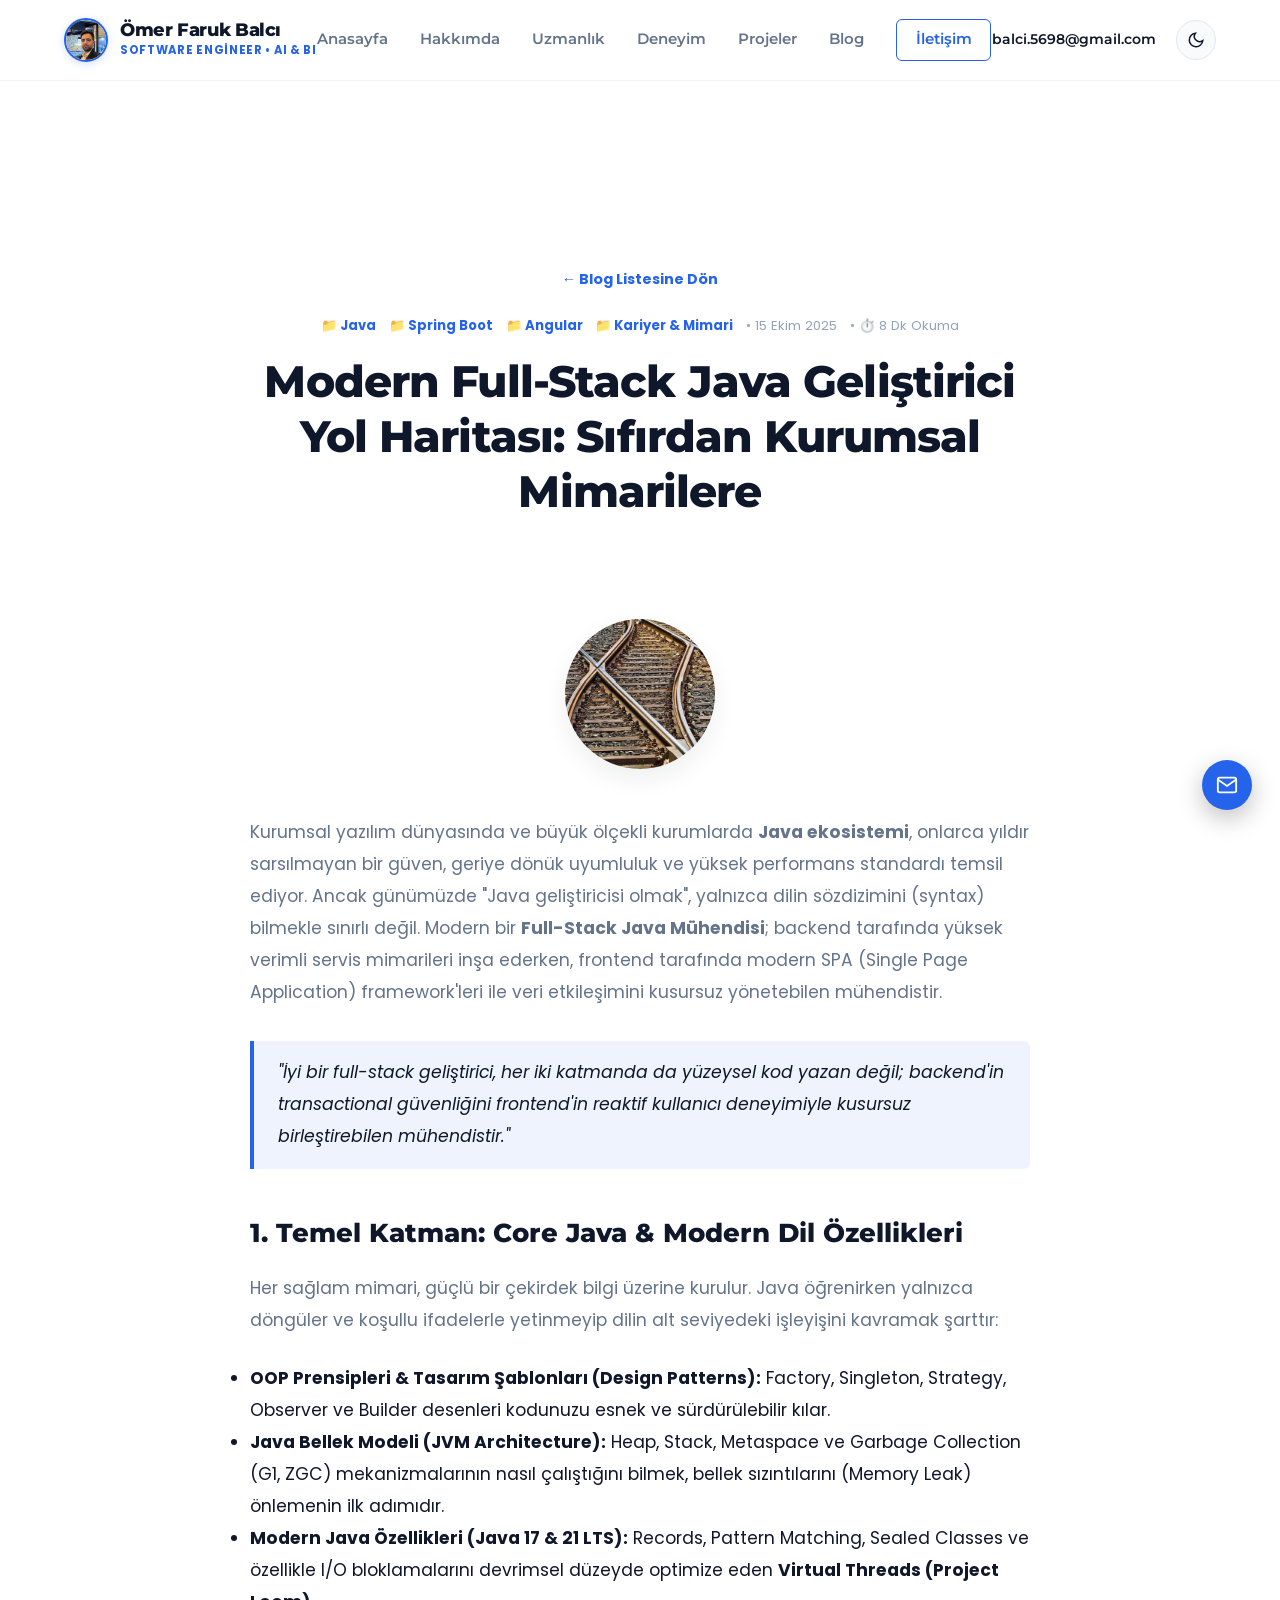
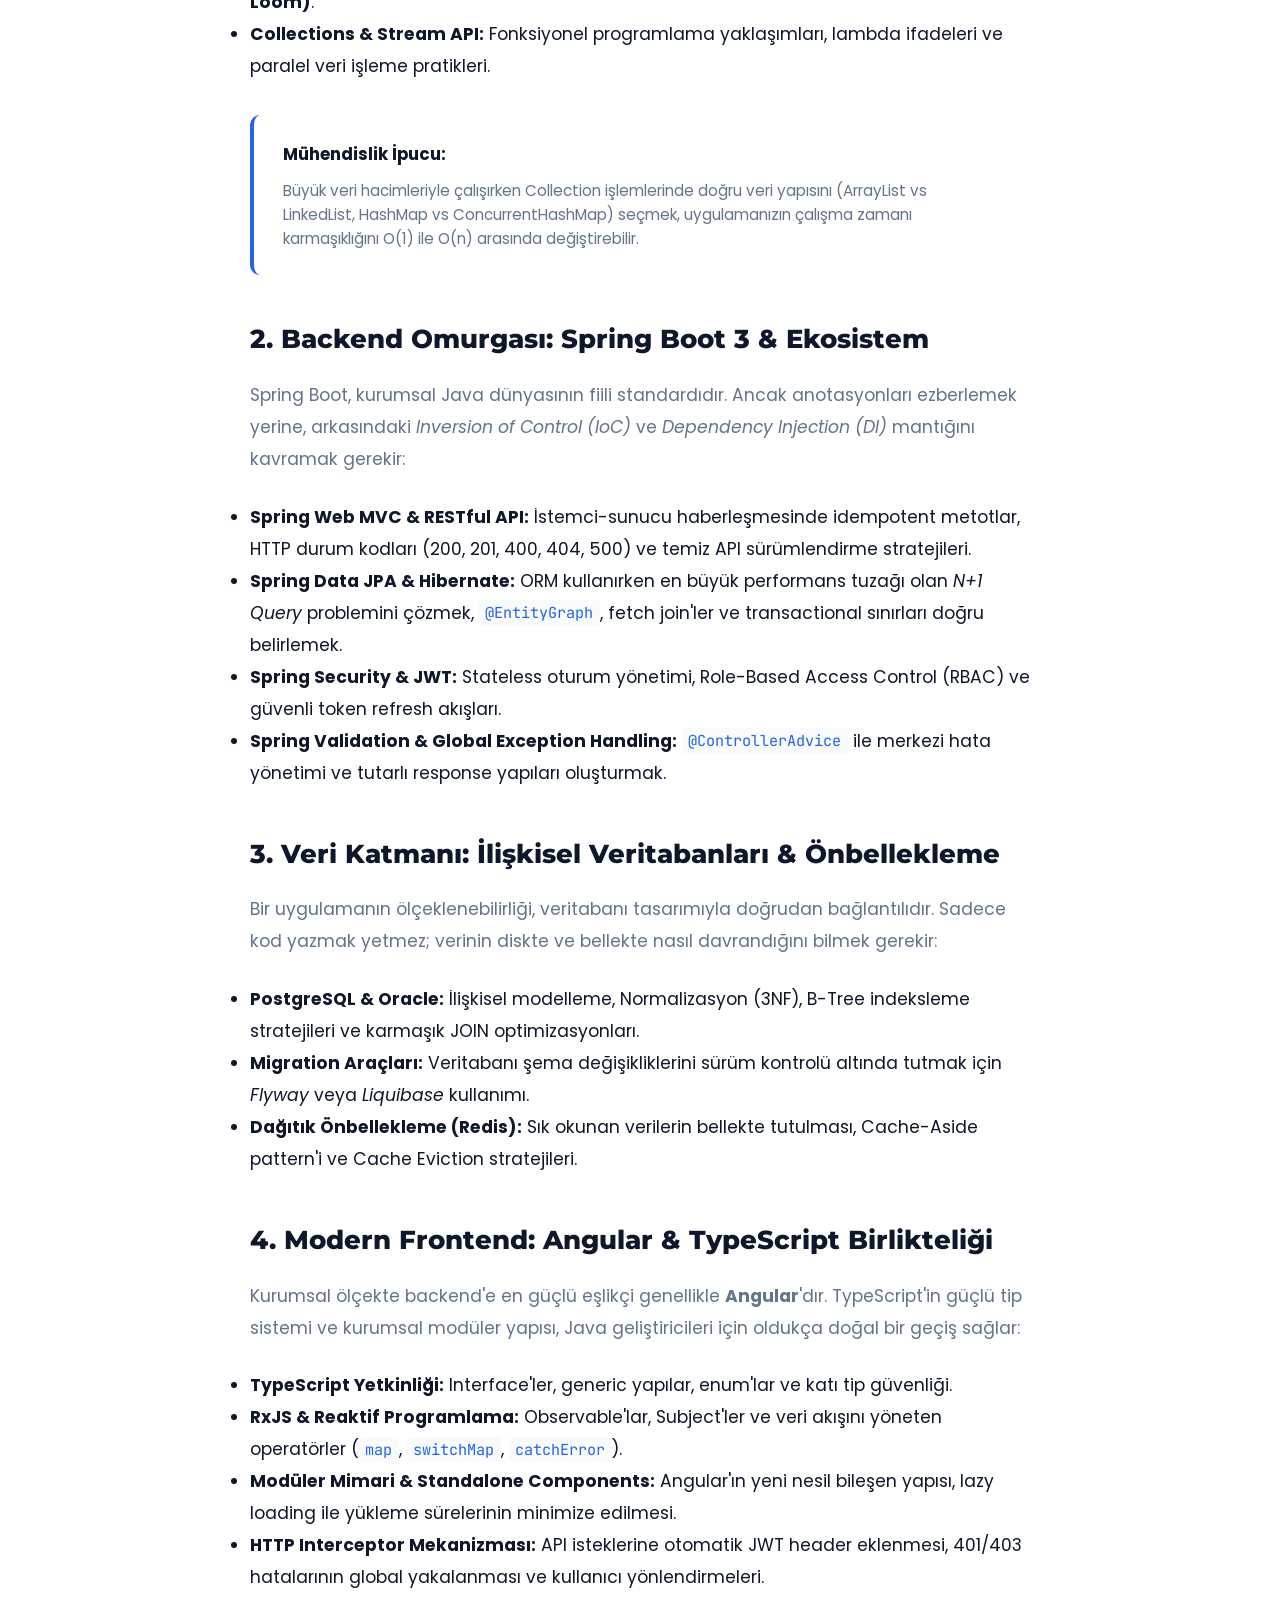
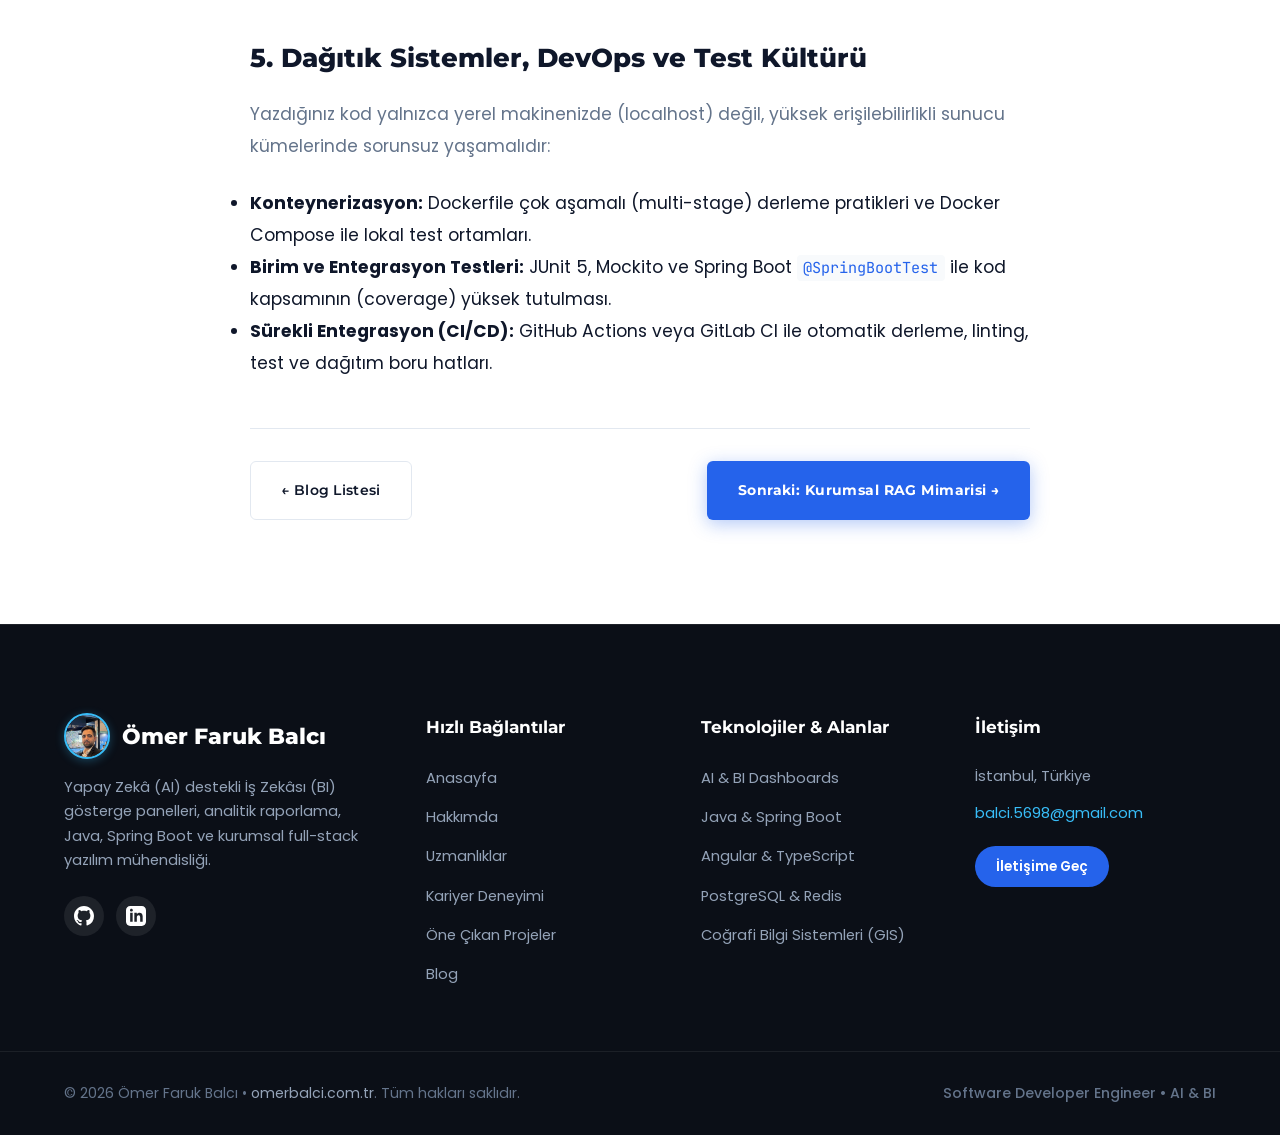
<file: blog/modern-fullstack-java-gelistirici-yol-haritasi.html>
<!DOCTYPE html>
<html lang="tr" data-theme="light">
<head>
  <meta charset="UTF-8">
  <meta name="viewport" content="width=device-width, initial-scale=1.0">
  <title>Modern Full-Stack Java Geliştirici Yol Haritası | Ömer Faruk Balcı</title>
  <meta name="description" content="Java 21, Spring Boot 3, Angular, PostgreSQL ve mikroservis mimarileriyle modern kurumsal Full-Stack geliştirici olma rehberi.">
  <meta property="og:title" content="Modern Full-Stack Java Geliştirici Yol Haritası | Ömer Faruk Balcı">
  <meta property="og:description" content="Java 21, Spring Boot 3, Angular ve bulut mimarileriyle sıfırdan kurumsal seviyeye uzanan kapsamlı mühendislik rehberi.">
  <meta property="og:type" content="article">
  <meta property="og:url" content="https://omerbalci.com.tr/blog/modern-fullstack-java-gelistirici-yol-haritasi.html">

  <!-- Favicon -->
  <link rel="icon" type="image/x-icon" href="../favicon.ico">
  <link rel="icon" type="image/png" sizes="32x32" href="../assets/images/favicon-32x32.png">
  <link rel="icon" type="image/png" sizes="64x64" href="../assets/images/favicon.png">
  <link rel="apple-touch-icon" sizes="180x180" href="../assets/images/apple-touch-icon.png">

  <!-- Google Fonts -->
  <link rel="preconnect" href="https://fonts.googleapis.com">
  <link rel="preconnect" href="https://fonts.gstatic.com" crossorigin>
  <link href="https://fonts.googleapis.com/css2?family=Montserrat:ital,wght@0,400;0,500;0,600;0,700;0,800;0,900;1,400&family=Poppins:wght@300;400;500;600;700&family=JetBrains+Mono:wght@400;500&display=swap" rel="stylesheet">

  <link rel="stylesheet" href="../style.css">
</head>
<body>

  <!-- Top Navigation Header -->
  <header class="dilbeste-header" id="header">
    <div class="dilbeste-container header-inner">
      <a href="../index.html" class="brand-box">
        <img src="../assets/images/omer-avatar.jpg" alt="Ömer Faruk Balcı" class="brand-avatar">
        <div class="brand-text-wrap">
          <span class="brand-name">Ömer Faruk Balcı</span>
          <span class="brand-tag">Software Engineer • AI & BI</span>
        </div>
      </a>

      <nav class="dilbeste-nav" id="navMenu">
        <a href="../index.html#hero-slider" class="nav-link">Anasayfa</a>
        <a href="../index.html#about-section" class="nav-link">Hakkımda</a>
        <a href="../index.html#services-banners" class="nav-link">Uzmanlık</a>
        <a href="../index.html#experience-section" class="nav-link">Deneyim</a>
        <a href="../index.html#projects-section" class="nav-link">Projeler</a>
        <a href="index.html" class="nav-link active">Blog</a>
        <a href="../index.html#contact-section" class="nav-link btn-nav-cta">İletişim</a>
      </nav>

      <div class="header-actions">
        <a href="mailto:balci.5698@gmail.com" class="header-mail-link d-none-sm">balci.5698@gmail.com</a>
        
        <button class="theme-toggle" id="themeToggle" aria-label="Temayı Değiştir" title="Karanlık / Aydınlık Mod">
          <svg class="sun-icon" width="18" height="18" viewBox="0 0 24 24" fill="none" stroke="currentColor" stroke-width="2"><circle cx="12" cy="12" r="5"></circle><line x1="12" y1="1" x2="12" y2="3"></line><line x1="12" y1="21" x2="12" y2="23"></line><line x1="4.22" y1="4.22" x2="5.64" y2="5.64"></line><line x1="18.36" y1="18.36" x2="19.78" y2="19.78"></line><line x1="1" y1="12" x2="3" y2="12"></line><line x1="21" y1="12" x2="23" y2="12"></line><line x1="4.22" y1="19.78" x2="5.64" y2="18.36"></line><line x1="18.36" y1="5.64" x2="19.78" y2="4.22"></line></svg>
          <svg class="moon-icon" width="18" height="18" viewBox="0 0 24 24" fill="none" stroke="currentColor" stroke-width="2"><path d="M21 12.79A9 9 0 1 1 11.21 3 7 7 0 0 0 21 12.79z"></path></svg>
        </button>

        <button class="hamburger-btn" id="mobileToggle" aria-label="Menü">
          <span></span><span></span><span></span>
        </button>
      </div>
    </div>
  </header>

  <!-- Article Container -->
  <main class="section-padding">
    <div class="dilbeste-container">
      
      <article>
        <!-- Header -->
        <div class="article-header">
          <a href="index.html" class="article-back-link">← Blog Listesine Dön</a>
          <div class="blog-meta-tags" style="justify-content: center; margin-bottom: 1rem;">
            <span class="blog-cat-link">📁 Java</span>
            <span class="blog-cat-link">📁 Spring Boot</span>
            <span class="blog-cat-link">📁 Angular</span>
            <span class="blog-cat-link">📁 Kariyer & Mimari</span>
            <span class="blog-date-text">• 15 Ekim 2025</span>
            <span class="blog-date-text">• ⏱️ 8 Dk Okuma</span>
          </div>
          <h1 class="article-main-title">Modern Full-Stack Java Geliştirici Yol Haritası: Sıfırdan Kurumsal Mimarilere</h1>
        </div>

        <!-- Content Body -->
        <div class="article-content-body">
          <div style="text-align: center; margin: 2rem 0 3rem;">
            <img src="../assets/images/blog-fullstack-java.jpg" alt="Modern Full-Stack Java Yol Haritası" style="width: 150px; height: 150px; border-radius: 50%; margin: 0 auto; box-shadow: var(--shadow-md); object-fit: cover;">
          </div>

          <p>
            Kurumsal yazılım dünyasında ve büyük ölçekli kurumlarda <strong>Java ekosistemi</strong>, onlarca yıldır sarsılmayan bir güven, geriye dönük uyumluluk ve yüksek performans standardı temsil ediyor. Ancak günümüzde "Java geliştiricisi olmak", yalnızca dilin sözdizimini (syntax) bilmekle sınırlı değil. Modern bir <strong>Full-Stack Java Mühendisi</strong>; backend tarafında yüksek verimli servis mimarileri inşa ederken, frontend tarafında modern SPA (Single Page Application) framework'leri ile veri etkileşimini kusursuz yönetebilen mühendistir.
          </p>

          <blockquote>
            "İyi bir full-stack geliştirici, her iki katmanda da yüzeysel kod yazan değil; backend'in transactional güvenliğini frontend'in reaktif kullanıcı deneyimiyle kusursuz birleştirebilen mühendistir."
          </blockquote>

          <h2>1. Temel Katman: Core Java & Modern Dil Özellikleri</h2>
          <p>
            Her sağlam mimari, güçlü bir çekirdek bilgi üzerine kurulur. Java öğrenirken yalnızca döngüler ve koşullu ifadelerle yetinmeyip dilin alt seviyedeki işleyişini kavramak şarttır:
          </p>
          <ul>
            <li><strong>OOP Prensipleri & Tasarım Şablonları (Design Patterns):</strong> Factory, Singleton, Strategy, Observer ve Builder desenleri kodunuzu esnek ve sürdürülebilir kılar.</li>
            <li><strong>Java Bellek Modeli (JVM Architecture):</strong> Heap, Stack, Metaspace ve Garbage Collection (G1, ZGC) mekanizmalarının nasıl çalıştığını bilmek, bellek sızıntılarını (Memory Leak) önlemenin ilk adımıdır.</li>
            <li><strong>Modern Java Özellikleri (Java 17 & 21 LTS):</strong> Records, Pattern Matching, Sealed Classes ve özellikle I/O bloklamalarını devrimsel düzeyde optimize eden <strong>Virtual Threads (Project Loom)</strong>.</li>
            <li><strong>Collections & Stream API:</strong> Fonksiyonel programlama yaklaşımları, lambda ifadeleri ve paralel veri işleme pratikleri.</li>
          </ul>

          <div style="background: var(--bg-surface); padding: 1.5rem 1.8rem; border-radius: var(--radius-md); border-left: 4px solid var(--accent); margin: 2rem 0;">
            <strong style="color: var(--text-heading); font-size: 1.05rem;">Mühendislik İpucu:</strong>
            <p style="margin: 0.5rem 0 0; font-size: 0.95rem; line-height: 1.6;">
              Büyük veri hacimleriyle çalışırken Collection işlemlerinde doğru veri yapısını (ArrayList vs LinkedList, HashMap vs ConcurrentHashMap) seçmek, uygulamanızın çalışma zamanı karmaşıklığını O(1) ile O(n) arasında değiştirebilir.
            </p>
          </div>

          <h2>2. Backend Omurgası: Spring Boot 3 & Ekosistem</h2>
          <p>
            Spring Boot, kurumsal Java dünyasının fiili standardıdır. Ancak anotasyonları ezberlemek yerine, arkasındaki <em>Inversion of Control (IoC)</em> ve <em>Dependency Injection (DI)</em> mantığını kavramak gerekir:
          </p>
          <ul>
            <li><strong>Spring Web MVC & RESTful API:</strong> İstemci-sunucu haberleşmesinde idempotent metotlar, HTTP durum kodları (200, 201, 400, 404, 500) ve temiz API sürümlendirme stratejileri.</li>
            <li><strong>Spring Data JPA & Hibernate:</strong> ORM kullanırken en büyük performans tuzağı olan <em>N+1 Query</em> problemini çözmek, <code>@EntityGraph</code>, fetch join'ler ve transactional sınırları doğru belirlemek.</li>
            <li><strong>Spring Security & JWT:</strong> Stateless oturum yönetimi, Role-Based Access Control (RBAC) ve güvenli token refresh akışları.</li>
            <li><strong>Spring Validation & Global Exception Handling:</strong> <code>@ControllerAdvice</code> ile merkezi hata yönetimi ve tutarlı response yapıları oluşturmak.</li>
          </ul>

          <h2>3. Veri Katmanı: İlişkisel Veritabanları & Önbellekleme</h2>
          <p>
            Bir uygulamanın ölçeklenebilirliği, veritabanı tasarımıyla doğrudan bağlantılıdır. Sadece kod yazmak yetmez; verinin diskte ve bellekte nasıl davrandığını bilmek gerekir:
          </p>
          <ul>
            <li><strong>PostgreSQL & Oracle:</strong> İlişkisel modelleme, Normalizasyon (3NF), B-Tree indeksleme stratejileri ve karmaşık JOIN optimizasyonları.</li>
            <li><strong>Migration Araçları:</strong> Veritabanı şema değişikliklerini sürüm kontrolü altında tutmak için <em>Flyway</em> veya <em>Liquibase</em> kullanımı.</li>
            <li><strong>Dağıtık Önbellekleme (Redis):</strong> Sık okunan verilerin bellekte tutulması, Cache-Aside pattern'i ve Cache Eviction stratejileri.</li>
          </ul>

          <h2>4. Modern Frontend: Angular & TypeScript Birlikteliği</h2>
          <p>
            Kurumsal ölçekte backend'e en güçlü eşlikçi genellikle <strong>Angular</strong>'dır. TypeScript'in güçlü tip sistemi ve kurumsal modüler yapısı, Java geliştiricileri için oldukça doğal bir geçiş sağlar:
          </p>
          <ul>
            <li><strong>TypeScript Yetkinliği:</strong> Interface'ler, generic yapılar, enum'lar ve katı tip güvenliği.</li>
            <li><strong>RxJS & Reaktif Programlama:</strong> Observable'lar, Subject'ler ve veri akışını yöneten operatörler (<code>map</code>, <code>switchMap</code>, <code>catchError</code>).</li>
            <li><strong>Modüler Mimari & Standalone Components:</strong> Angular'ın yeni nesil bileşen yapısı, lazy loading ile yükleme sürelerinin minimize edilmesi.</li>
            <li><strong>HTTP Interceptor Mekanizması:</strong> API isteklerine otomatik JWT header eklenmesi, 401/403 hatalarının global yakalanması ve kullanıcı yönlendirmeleri.</li>
          </ul>

          <h2>5. Dağıtık Sistemler, DevOps ve Test Kültürü</h2>
          <p>
            Yazdığınız kod yalnızca yerel makinenizde (localhost) değil, yüksek erişilebilirlikli sunucu kümelerinde sorunsuz yaşamalıdır:
          </p>
          <ul>
            <li><strong>Konteynerizasyon:</strong> Dockerfile çok aşamalı (multi-stage) derleme pratikleri ve Docker Compose ile lokal test ortamları.</li>
            <li><strong>Birim ve Entegrasyon Testleri:</strong> JUnit 5, Mockito ve Spring Boot <code>@SpringBootTest</code> ile kod kapsamının (coverage) yüksek tutulması.</li>
            <li><strong>Sürekli Entegrasyon (CI/CD):</strong> GitHub Actions veya GitLab CI ile otomatik derleme, linting, test ve dağıtım boru hatları.</li>
          </ul>

          <div style="margin-top: 3rem; padding-top: 2rem; border-top: 1px solid var(--border); display: flex; justify-content: space-between; flex-wrap: wrap; gap: 1rem;">
            <a href="index.html" class="btn-theme-outline" style="color: var(--text-main); border-color: var(--border);">← Blog Listesi</a>
            <a href="kurumsal-sistemlerde-rag-ve-vektor-arama-mimarisi.html" class="btn-theme-primary">Sonraki: Kurumsal RAG Mimarisi →</a>
          </div>
        </div>
      </article>

    </div>
  </main>

  <!-- Multi-Column Dark Footer -->
  <footer class="dilbeste-footer">
    <div class="dilbeste-container footer-content-grid">
      <div class="footer-col-brand">
        <div class="footer-brand-header">
          <img src="../assets/images/omer-avatar.jpg" alt="Ömer Faruk Balcı" class="footer-avatar">
          <h3 class="footer-name">Ömer Faruk Balcı</h3>
        </div>
        <p class="footer-bio-text">
          Yapay Zekâ (AI) destekli İş Zekâsı (BI) gösterge panelleri, analitik raporlama, Java, Spring Boot ve kurumsal full-stack yazılım mühendisliği.
        </p>
        <div class="footer-social-row">
          <a href="https://github.com/omerbalcii" target="_blank" rel="noopener noreferrer" class="footer-soc-link" title="GitHub">
            <svg width="20" height="20" viewBox="0 0 24 24" fill="currentColor"><path d="M12 0C5.37 0 0 5.37 0 12c0 5.31 3.435 9.795 8.205 11.385.6.105.825-.255.825-.57 0-.285-.015-1.23-.015-2.235-3.015.555-3.795-.735-4.035-1.41-.135-.345-.72-1.41-1.23-1.695-.42-.225-1.02-.78-.015-.795.945-.015 1.62.87 1.845 1.23 1.08 1.815 2.805 1.305 3.495.99.105-.78.42-1.305.765-1.605-2.67-.3-5.46-1.335-5.46-5.925 0-1.305.465-2.385 1.23-3.225-.12-.3-.54-1.53.12-3.18 0 0 1.005-.315 3.3 1.23.96-.27 1.98-.405 3-.405s2.04.135 3 .405c2.295-1.56 3.3-1.23 3.3-1.23.66 1.65.24 2.88.12 3.18.765.84 1.23 1.905 1.23 3.225 0 4.605-2.805 5.625-5.475 5.925.435.375.81 1.095.81 2.22 0 1.605-.015 2.895-.015 3.3 0 .315.225.69.825.57A12.02 12.02 0 0024 12c0-6.63-5.37-12-12-12z"/></svg>
          </a>
          <a href="https://linkedin.com/in/omerbalci" target="_blank" rel="noopener noreferrer" class="footer-soc-link" title="LinkedIn">
            <svg width="20" height="20" viewBox="0 0 24 24" fill="currentColor"><path d="M19 0h-14c-2.761 0-5 2.239-5 5v14c0 2.761 2.239 5 5 5h14c2.762 0 5-2.239 5-5v-14c0-2.761-2.238-5-5-5zm-11 19h-3v-11h3v11zm-1.5-12.268c-.966 0-1.75-.79-1.75-1.764s.784-1.764 1.75-1.764 1.75.79 1.75 1.764-.783 1.764-1.75 1.764zm13.5 12.268h-3v-5.604c0-3.368-4-3.113-4 0v5.604h-3v-11h3v1.765c1.396-2.586 7-2.777 7 2.476v6.759z"/></svg>
          </a>
        </div>
      </div>

      <div class="footer-col-links">
        <h4 class="footer-heading">Hızlı Bağlantılar</h4>
        <ul class="footer-nav-list">
          <li><a href="../index.html#hero-slider">Anasayfa</a></li>
          <li><a href="../index.html#about-section">Hakkımda</a></li>
          <li><a href="../index.html#services-banners">Uzmanlıklar</a></li>
          <li><a href="../index.html#experience-section">Kariyer Deneyimi</a></li>
          <li><a href="../index.html#projects-section">Öne Çıkan Projeler</a></li>
          <li><a href="index.html">Blog</a></li>
        </ul>
      </div>

      <div class="footer-col-links">
        <h4 class="footer-heading">Teknolojiler & Alanlar</h4>
        <ul class="footer-nav-list">
          <li><span>AI & BI Dashboards</span></li>
          <li><span>Java & Spring Boot</span></li>
          <li><span>Angular & TypeScript</span></li>
          <li><span>PostgreSQL & Redis</span></li>
          <li><span>Coğrafi Bilgi Sistemleri (GIS)</span></li>
        </ul>
      </div>

      <div class="footer-col-contact">
        <h4 class="footer-heading">İletişim</h4>
        <p class="footer-contact-item">İstanbul, Türkiye</p>
        <p class="footer-contact-item"><a href="mailto:balci.5698@gmail.com">balci.5698@gmail.com</a></p>
        <a href="../index.html#contact-section" class="footer-cta-pill">İletişime Geç</a>
      </div>
    </div>

    <div class="footer-bottom-bar">
      <div class="dilbeste-container footer-bottom-inner">
        <p>&copy; 2026 Ömer Faruk Balcı • <a href="https://omerbalci.com.tr">omerbalci.com.tr</a>. Tüm hakları saklıdır.</p>
        <p class="footer-tagline">Software Developer Engineer • AI & BI</p>
      </div>
    </div>
  </footer>

  <div class="floating-fab-container">
    <a href="mailto:balci.5698@gmail.com" class="fab-btn fab-mail" title="E-posta Gönder">
      <svg width="22" height="22" viewBox="0 0 24 24" fill="none" stroke="currentColor" stroke-width="2"><path d="M4 4h16c1.1 0 2 .9 2 2v12c0 1.1-.9 2-2 2H4c-1.1 0-2-.9-2-2V6c0-1.1.9-2 2-2z"></path><polyline points="22,6 12,13 2,6"></polyline></svg>
    </a>
    <button class="fab-btn fab-top" id="scrollTopBtn" title="Yukarı Çık">
      <svg width="22" height="22" viewBox="0 0 24 24" fill="none" stroke="currentColor" stroke-width="2.5"><polyline points="18 15 12 9 6 15"></polyline></svg>
    </button>
  </div>

  <script src="../script.js"></script>
</body>
</html>
</file>
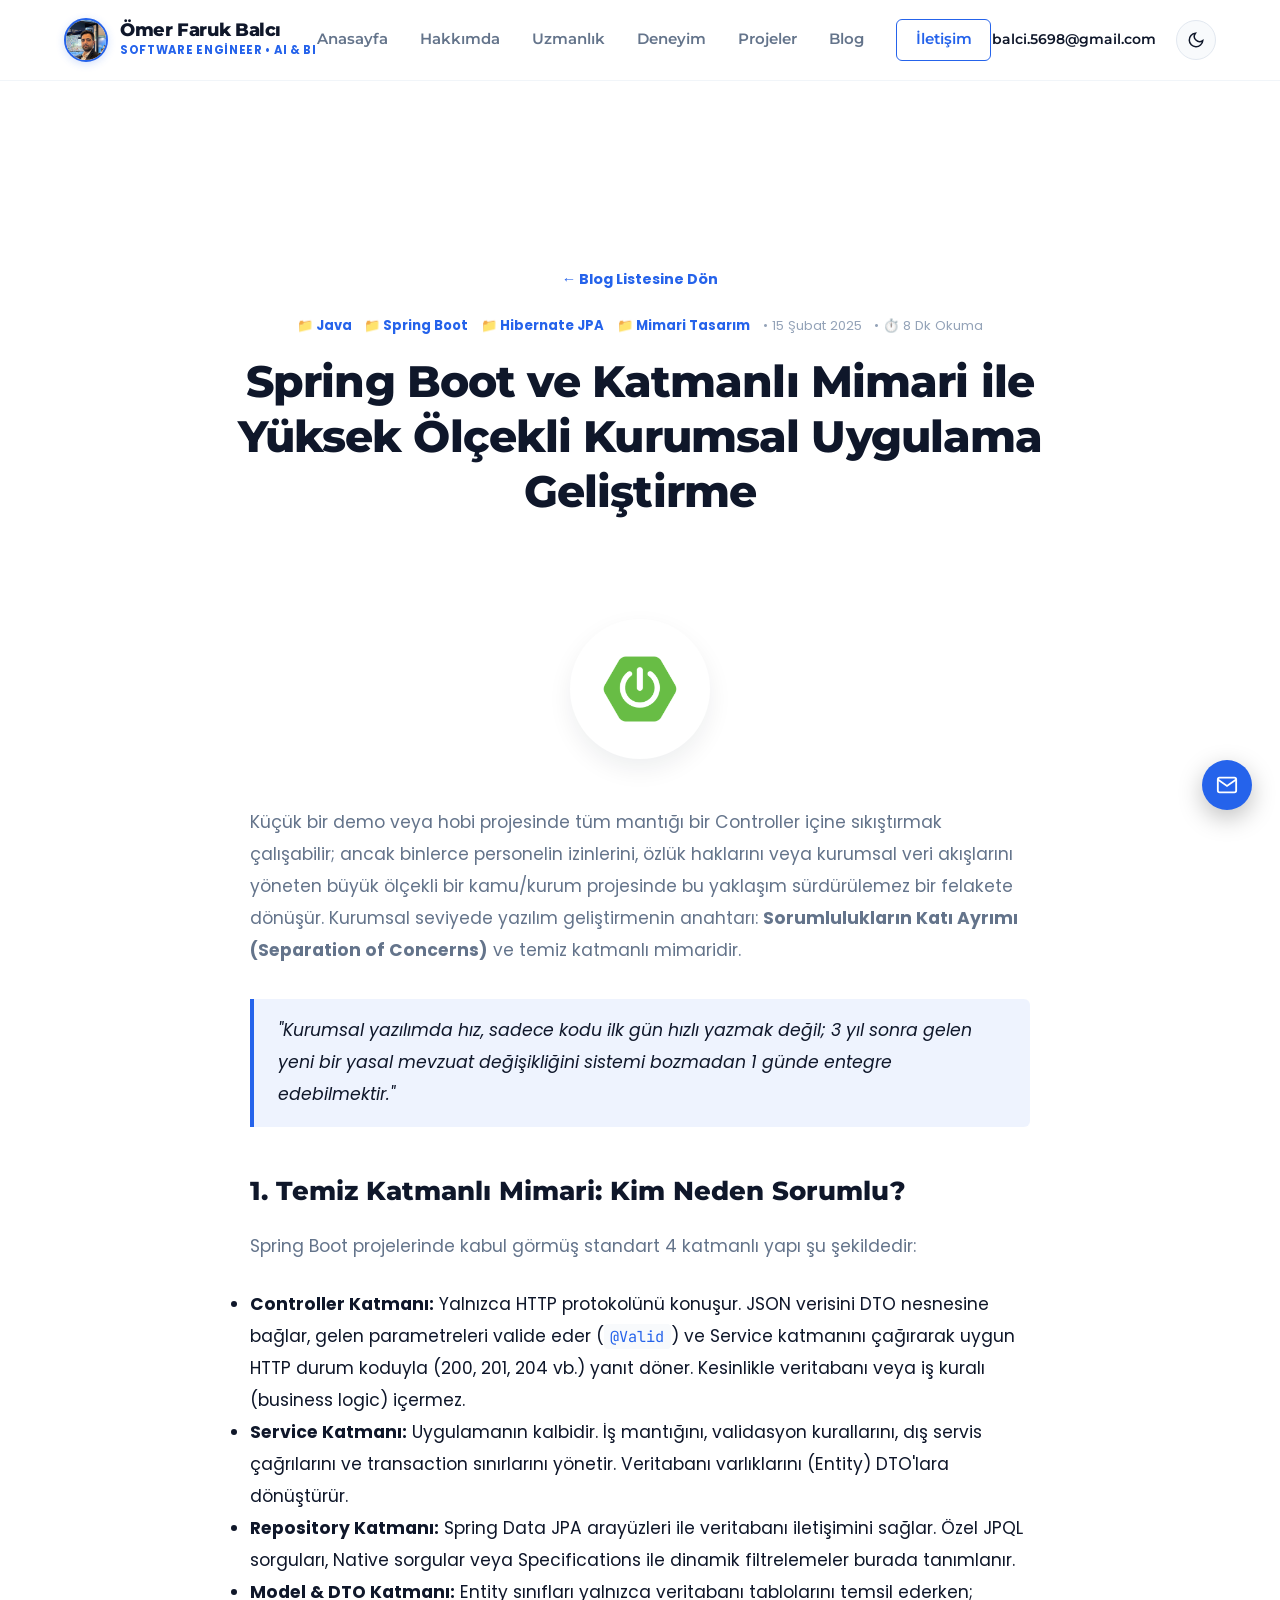
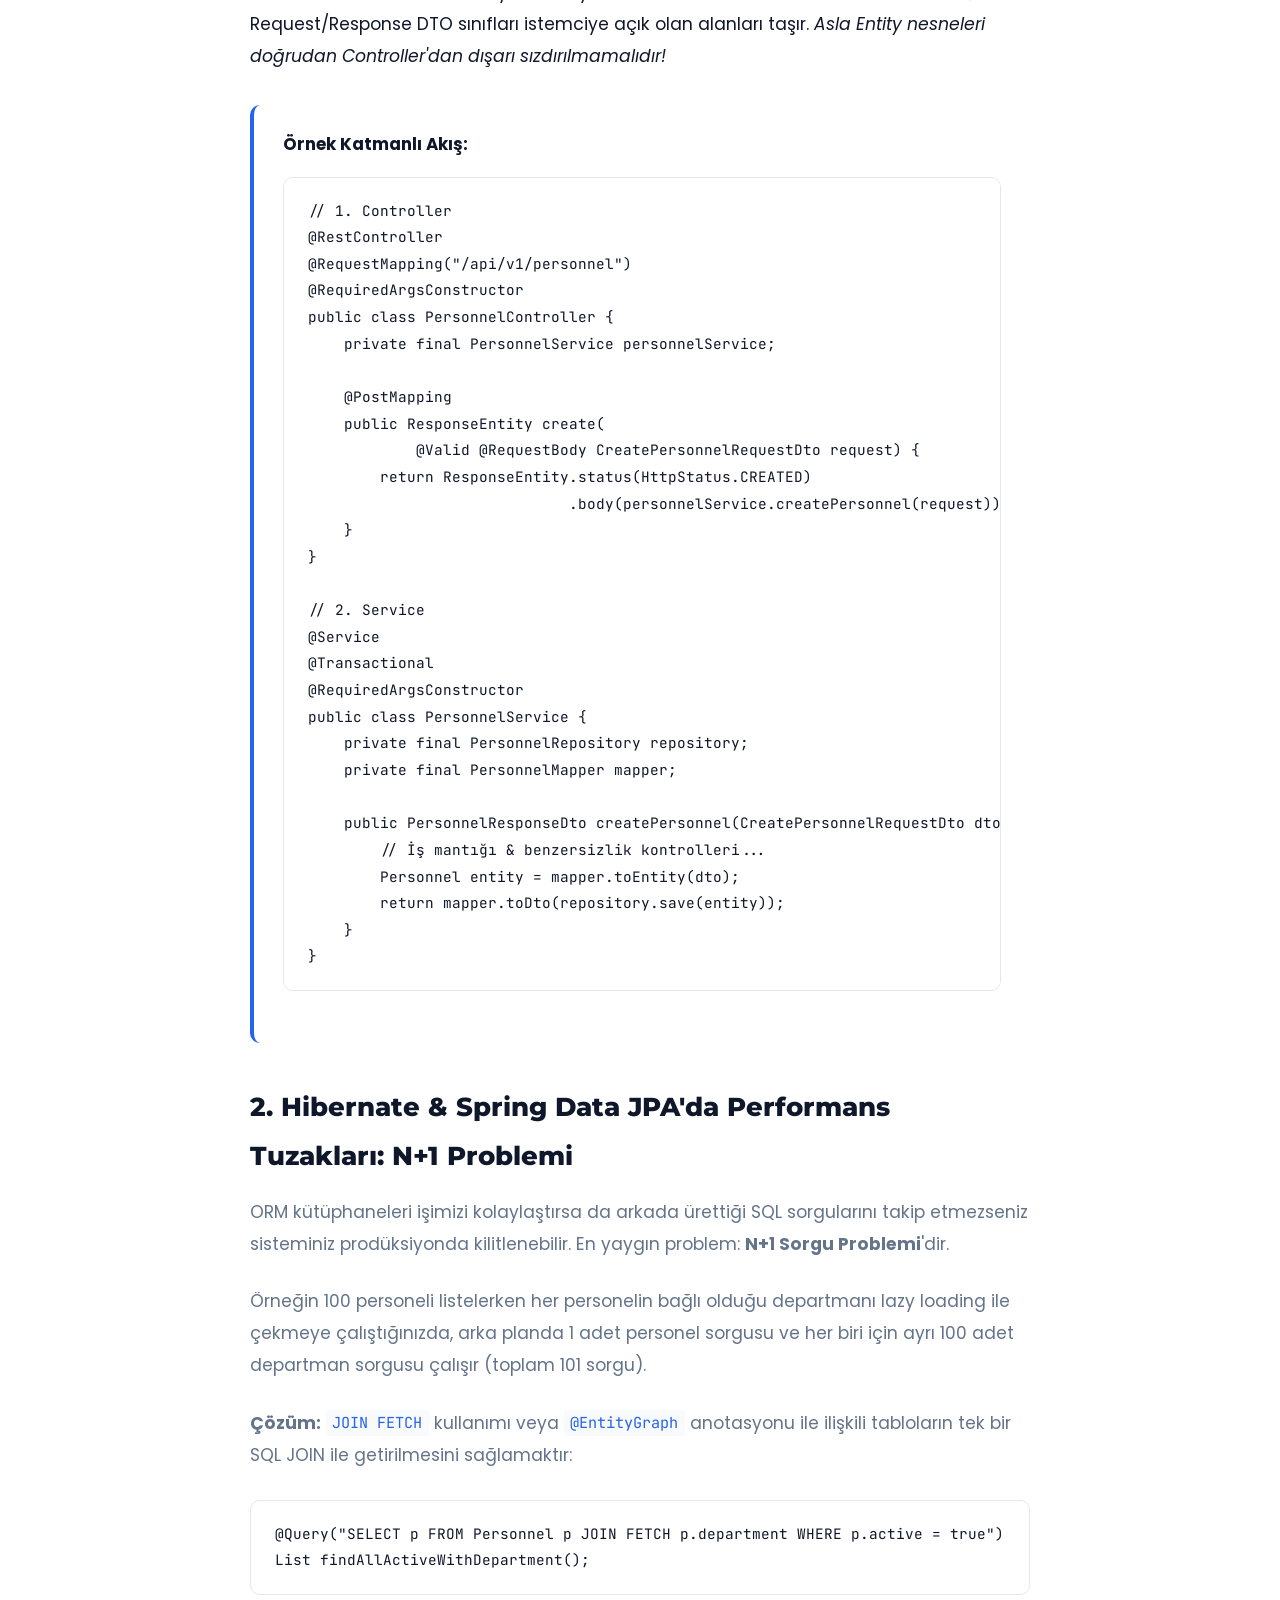
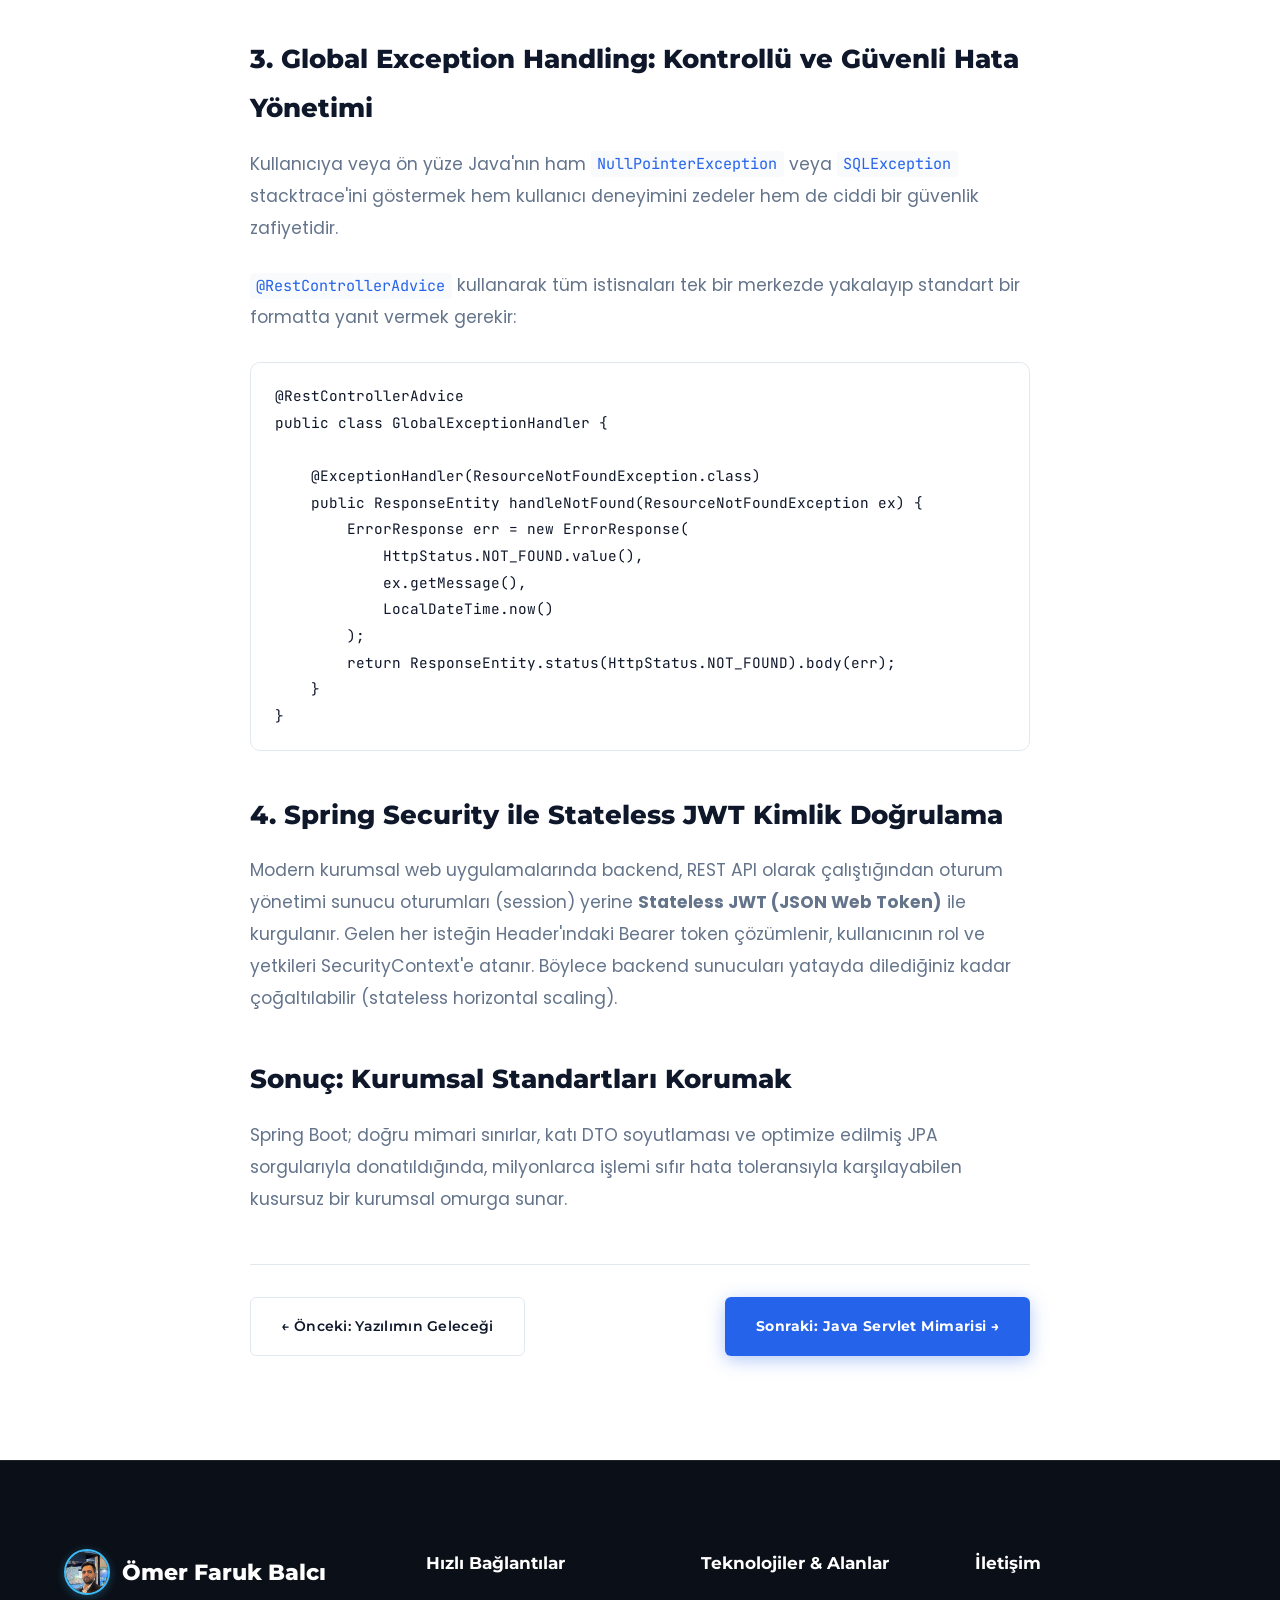
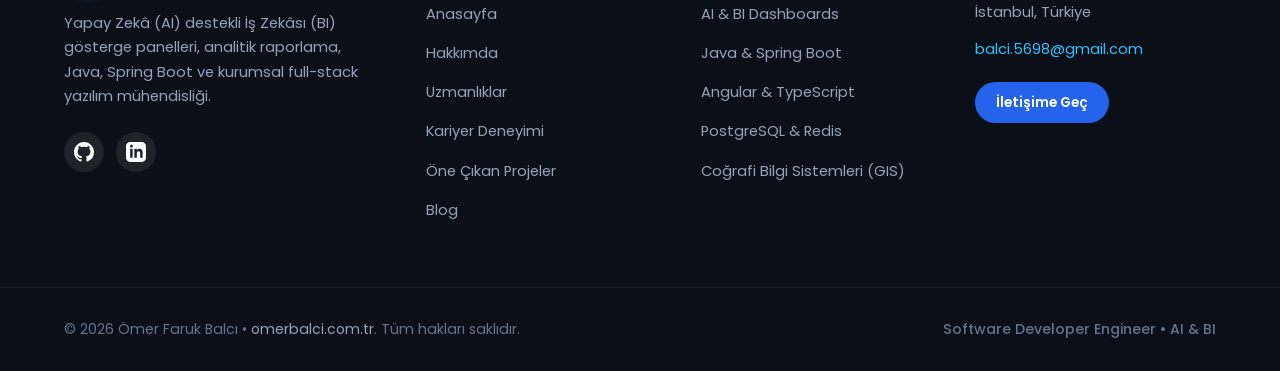
<file: blog/spring-boot-ile-kurumsal-web-mimarisi.html>
<!DOCTYPE html>
<html lang="tr" data-theme="light">
<head>
  <meta charset="UTF-8">
  <meta name="viewport" content="width=device-width, initial-scale=1.0">
  <title>Spring Boot ile Kurumsal Katmanlı Mimari | Ömer Faruk Balcı</title>
  <meta name="description" content="Spring Boot 3, Spring Data JPA, Hibernate ve Spring Security ile yüksek transactional kurumsal web uygulamaları ve temiz katmanlı mimari geliştirme rehberi.">
  <meta property="og:title" content="Spring Boot ile Kurumsal Katmanlı Mimari | Ömer Faruk Balcı">
  <meta property="og:description" content="Kurumsal seviyede Controller-Service-Repository-DTO mimarisi, N+1 sorgu optimizasyonu ve Spring Security pratikleri.">
  <meta property="og:type" content="article">
  <meta property="og:url" content="https://omerbalci.com.tr/blog/spring-boot-ile-kurumsal-web-mimarisi.html">

  <!-- Favicon -->
  <link rel="icon" type="image/x-icon" href="../favicon.ico">
  <link rel="icon" type="image/png" sizes="32x32" href="../assets/images/favicon-32x32.png">
  <link rel="icon" type="image/png" sizes="64x64" href="../assets/images/favicon.png">
  <link rel="apple-touch-icon" sizes="180x180" href="../assets/images/apple-touch-icon.png">

  <!-- Google Fonts -->
  <link rel="preconnect" href="https://fonts.googleapis.com">
  <link rel="preconnect" href="https://fonts.gstatic.com" crossorigin>
  <link href="https://fonts.googleapis.com/css2?family=Montserrat:ital,wght@0,400;0,500;0,600;0,700;0,800;0,900;1,400&family=Poppins:wght@300;400;500;600;700&family=JetBrains+Mono:wght@400;500&display=swap" rel="stylesheet">

  <link rel="stylesheet" href="../style.css">
</head>
<body>

  <!-- Top Navigation Header -->
  <header class="dilbeste-header" id="header">
    <div class="dilbeste-container header-inner">
      <a href="../index.html" class="brand-box">
        <img src="../assets/images/omer-avatar.jpg" alt="Ömer Faruk Balcı" class="brand-avatar">
        <div class="brand-text-wrap">
          <span class="brand-name">Ömer Faruk Balcı</span>
          <span class="brand-tag">Software Engineer • AI & BI</span>
        </div>
      </a>

      <nav class="dilbeste-nav" id="navMenu">
        <a href="../index.html#hero-slider" class="nav-link">Anasayfa</a>
        <a href="../index.html#about-section" class="nav-link">Hakkımda</a>
        <a href="../index.html#services-banners" class="nav-link">Uzmanlık</a>
        <a href="../index.html#experience-section" class="nav-link">Deneyim</a>
        <a href="../index.html#projects-section" class="nav-link">Projeler</a>
        <a href="index.html" class="nav-link active">Blog</a>
        <a href="../index.html#contact-section" class="nav-link btn-nav-cta">İletişim</a>
      </nav>

      <div class="header-actions">
        <a href="mailto:balci.5698@gmail.com" class="header-mail-link d-none-sm">balci.5698@gmail.com</a>
        
        <button class="theme-toggle" id="themeToggle" aria-label="Temayı Değiştir" title="Karanlık / Aydınlık Mod">
          <svg class="sun-icon" width="18" height="18" viewBox="0 0 24 24" fill="none" stroke="currentColor" stroke-width="2"><circle cx="12" cy="12" r="5"></circle><line x1="12" y1="1" x2="12" y2="3"></line><line x1="12" y1="21" x2="12" y2="23"></line><line x1="4.22" y1="4.22" x2="5.64" y2="5.64"></line><line x1="18.36" y1="18.36" x2="19.78" y2="19.78"></line><line x1="1" y1="12" x2="3" y2="12"></line><line x1="21" y1="12" x2="23" y2="12"></line><line x1="4.22" y1="19.78" x2="5.64" y2="18.36"></line><line x1="18.36" y1="5.64" x2="19.78" y2="4.22"></line></svg>
          <svg class="moon-icon" width="18" height="18" viewBox="0 0 24 24" fill="none" stroke="currentColor" stroke-width="2"><path d="M21 12.79A9 9 0 1 1 11.21 3 7 7 0 0 0 21 12.79z"></path></svg>
        </button>

        <button class="hamburger-btn" id="mobileToggle" aria-label="Menü">
          <span></span><span></span><span></span>
        </button>
      </div>
    </div>
  </header>

  <!-- Article Container -->
  <main class="section-padding">
    <div class="dilbeste-container">
      
      <article>
        <!-- Header -->
        <div class="article-header">
          <a href="index.html" class="article-back-link">← Blog Listesine Dön</a>
          <div class="blog-meta-tags" style="justify-content: center; margin-bottom: 1rem;">
            <span class="blog-cat-link">📁 Java</span>
            <span class="blog-cat-link">📁 Spring Boot</span>
            <span class="blog-cat-link">📁 Hibernate JPA</span>
            <span class="blog-cat-link">📁 Mimari Tasarım</span>
            <span class="blog-date-text">• 15 Şubat 2025</span>
            <span class="blog-date-text">• ⏱️ 8 Dk Okuma</span>
          </div>
          <h1 class="article-main-title">Spring Boot ve Katmanlı Mimari ile Yüksek Ölçekli Kurumsal Uygulama Geliştirme</h1>
        </div>

        <!-- Content Body -->
        <div class="article-content-body">
          <div style="text-align: center; margin: 2rem 0 3rem;">
            <img src="../assets/images/blog-springboot.png" alt="Spring Boot Logo" style="width: 140px; height: 140px; border-radius: 50%; margin: 0 auto; box-shadow: var(--shadow-md); background: #ffffff; padding: 12px;">
          </div>

          <p>
            Küçük bir demo veya hobi projesinde tüm mantığı bir Controller içine sıkıştırmak çalışabilir; ancak binlerce personelin izinlerini, özlük haklarını veya kurumsal veri akışlarını yöneten büyük ölçekli bir kamu/kurum projesinde bu yaklaşım sürdürülemez bir felakete dönüşür. Kurumsal seviyede yazılım geliştirmenin anahtarı: <strong>Sorumlulukların Katı Ayrımı (Separation of Concerns)</strong> ve temiz katmanlı mimaridir.
          </p>

          <blockquote>
            "Kurumsal yazılımda hız, sadece kodu ilk gün hızlı yazmak değil; 3 yıl sonra gelen yeni bir yasal mevzuat değişikliğini sistemi bozmadan 1 günde entegre edebilmektir."
          </blockquote>

          <h2>1. Temiz Katmanlı Mimari: Kim Neden Sorumlu?</h2>
          <p>
            Spring Boot projelerinde kabul görmüş standart 4 katmanlı yapı şu şekildedir:
          </p>
          <ul>
            <li><strong>Controller Katmanı:</strong> Yalnızca HTTP protokolünü konuşur. JSON verisini DTO nesnesine bağlar, gelen parametreleri valide eder (<code>@Valid</code>) ve Service katmanını çağırarak uygun HTTP durum koduyla (200, 201, 204 vb.) yanıt döner. Kesinlikle veritabanı veya iş kuralı (business logic) içermez.</li>
            <li><strong>Service Katmanı:</strong> Uygulamanın kalbidir. İş mantığını, validasyon kurallarını, dış servis çağrılarını ve transaction sınırlarını yönetir. Veritabanı varlıklarını (Entity) DTO'lara dönüştürür.</li>
            <li><strong>Repository Katmanı:</strong> Spring Data JPA arayüzleri ile veritabanı iletişimini sağlar. Özel JPQL sorguları, Native sorgular veya Specifications ile dinamik filtrelemeler burada tanımlanır.</li>
            <li><strong>Model & DTO Katmanı:</strong> Entity sınıfları yalnızca veritabanı tablolarını temsil ederken; Request/Response DTO sınıfları istemciye açık olan alanları taşır. <em>Asla Entity nesneleri doğrudan Controller'dan dışarı sızdırılmamalıdır!</em></li>
          </ul>

          <div style="background: var(--bg-surface); padding: 1.5rem 1.8rem; border-radius: var(--radius-md); border-left: 4px solid var(--accent); margin: 2rem 0;">
            <strong style="color: var(--text-heading); font-size: 1.05rem;">Örnek Katmanlı Akış:</strong>
            <pre style="margin-top: 1rem;"><code>// 1. Controller
@RestController
@RequestMapping("/api/v1/personnel")
@RequiredArgsConstructor
public class PersonnelController {
    private final PersonnelService personnelService;

    @PostMapping
    public ResponseEntity<PersonnelResponseDto> create(
            @Valid @RequestBody CreatePersonnelRequestDto request) {
        return ResponseEntity.status(HttpStatus.CREATED)
                             .body(personnelService.createPersonnel(request));
    }
}

// 2. Service
@Service
@Transactional
@RequiredArgsConstructor
public class PersonnelService {
    private final PersonnelRepository repository;
    private final PersonnelMapper mapper;

    public PersonnelResponseDto createPersonnel(CreatePersonnelRequestDto dto) {
        // İş mantığı & benzersizlik kontrolleri...
        Personnel entity = mapper.toEntity(dto);
        return mapper.toDto(repository.save(entity));
    }
}</code></pre>
          </div>

          <h2>2. Hibernate & Spring Data JPA'da Performans Tuzakları: N+1 Problemi</h2>
          <p>
            ORM kütüphaneleri işimizi kolaylaştırsa da arkada ürettiği SQL sorgularını takip etmezseniz sisteminiz prodüksiyonda kilitlenebilir. En yaygın problem: <strong>N+1 Sorgu Problemi</strong>'dir.
          </p>
          <p>
            Örneğin 100 personeli listelerken her personelin bağlı olduğu departmanı lazy loading ile çekmeye çalıştığınızda, arka planda 1 adet personel sorgusu ve her biri için ayrı 100 adet departman sorgusu çalışır (toplam 101 sorgu).
          </p>
          <p>
            <strong>Çözüm:</strong> <code>JOIN FETCH</code> kullanımı veya <code>@EntityGraph</code> anotasyonu ile ilişkili tabloların tek bir SQL JOIN ile getirilmesini sağlamaktır:
          </p>
          <pre><code>@Query("SELECT p FROM Personnel p JOIN FETCH p.department WHERE p.active = true")
List<Personnel> findAllActiveWithDepartment();</code></pre>

          <h2>3. Global Exception Handling: Kontrollü ve Güvenli Hata Yönetimi</h2>
          <p>
            Kullanıcıya veya ön yüze Java'nın ham <code>NullPointerException</code> veya <code>SQLException</code> stacktrace'ini göstermek hem kullanıcı deneyimini zedeler hem de ciddi bir güvenlik zafiyetidir.
          </p>
          <p>
            <code>@RestControllerAdvice</code> kullanarak tüm istisnaları tek bir merkezde yakalayıp standart bir formatta yanıt vermek gerekir:
          </p>
          <pre><code>@RestControllerAdvice
public class GlobalExceptionHandler {

    @ExceptionHandler(ResourceNotFoundException.class)
    public ResponseEntity<ErrorResponse> handleNotFound(ResourceNotFoundException ex) {
        ErrorResponse err = new ErrorResponse(
            HttpStatus.NOT_FOUND.value(),
            ex.getMessage(),
            LocalDateTime.now()
        );
        return ResponseEntity.status(HttpStatus.NOT_FOUND).body(err);
    }
}</code></pre>

          <h2>4. Spring Security ile Stateless JWT Kimlik Doğrulama</h2>
          <p>
            Modern kurumsal web uygulamalarında backend, REST API olarak çalıştığından oturum yönetimi sunucu oturumları (session) yerine <strong>Stateless JWT (JSON Web Token)</strong> ile kurgulanır. Gelen her isteğin Header'ındaki Bearer token çözümlenir, kullanıcının rol ve yetkileri SecurityContext'e atanır. Böylece backend sunucuları yatayda dilediğiniz kadar çoğaltılabilir (stateless horizontal scaling).
          </p>

          <h2>Sonuç: Kurumsal Standartları Korumak</h2>
          <p>
            Spring Boot; doğru mimari sınırlar, katı DTO soyutlaması ve optimize edilmiş JPA sorgularıyla donatıldığında, milyonlarca işlemi sıfır hata toleransıyla karşılayabilen kusursuz bir kurumsal omurga sunar.
          </p>

          <div style="margin-top: 3rem; padding-top: 2rem; border-top: 1px solid var(--border); display: flex; justify-content: space-between; flex-wrap: wrap; gap: 1rem;">
            <a href="yapay-zeka-caginda-yazilim-muhendisliginin-donusumu.html" class="btn-theme-outline" style="color: var(--text-main); border-color: var(--border);">← Önceki: Yazılımın Geleceği</a>
            <a href="javada-servlet-mimarisi-ve-spring-mvc-temelleri.html" class="btn-theme-primary">Sonraki: Java Servlet Mimarisi →</a>
          </div>
        </div>
      </article>

    </div>
  </main>

  <!-- Multi-Column Dark Footer -->
  <footer class="dilbeste-footer">
    <div class="dilbeste-container footer-content-grid">
      <div class="footer-col-brand">
        <div class="footer-brand-header">
          <img src="../assets/images/omer-avatar.jpg" alt="Ömer Faruk Balcı" class="footer-avatar">
          <h3 class="footer-name">Ömer Faruk Balcı</h3>
        </div>
        <p class="footer-bio-text">
          Yapay Zekâ (AI) destekli İş Zekâsı (BI) gösterge panelleri, analitik raporlama, Java, Spring Boot ve kurumsal full-stack yazılım mühendisliği.
        </p>
        <div class="footer-social-row">
          <a href="https://github.com/omerbalcii" target="_blank" rel="noopener noreferrer" class="footer-soc-link" title="GitHub">
            <svg width="20" height="20" viewBox="0 0 24 24" fill="currentColor"><path d="M12 0C5.37 0 0 5.37 0 12c0 5.31 3.435 9.795 8.205 11.385.6.105.825-.255.825-.57 0-.285-.015-1.23-.015-2.235-3.015.555-3.795-.735-4.035-1.41-.135-.345-.72-1.41-1.23-1.695-.42-.225-1.02-.78-.015-.795.945-.015 1.62.87 1.845 1.23 1.08 1.815 2.805 1.305 3.495.99.105-.78.42-1.305.765-1.605-2.67-.3-5.46-1.335-5.46-5.925 0-1.305.465-2.385 1.23-3.225-.12-.3-.54-1.53.12-3.18 0 0 1.005-.315 3.3 1.23.96-.27 1.98-.405 3-.405s2.04.135 3 .405c2.295-1.56 3.3-1.23 3.3-1.23.66 1.65.24 2.88.12 3.18.765.84 1.23 1.905 1.23 3.225 0 4.605-2.805 5.625-5.475 5.925.435.375.81 1.095.81 2.22 0 1.605-.015 2.895-.015 3.3 0 .315.225.69.825.57A12.02 12.02 0 0024 12c0-6.63-5.37-12-12-12z"/></svg>
          </a>
          <a href="https://linkedin.com/in/omerbalci" target="_blank" rel="noopener noreferrer" class="footer-soc-link" title="LinkedIn">
            <svg width="20" height="20" viewBox="0 0 24 24" fill="currentColor"><path d="M19 0h-14c-2.761 0-5 2.239-5 5v14c0 2.761 2.239 5 5 5h14c2.762 0 5-2.239 5-5v-14c0-2.761-2.238-5-5-5zm-11 19h-3v-11h3v11zm-1.5-12.268c-.966 0-1.75-.79-1.75-1.764s.784-1.764 1.75-1.764 1.75.79 1.75 1.764-.783 1.764-1.75 1.764zm13.5 12.268h-3v-5.604c0-3.368-4-3.113-4 0v5.604h-3v-11h3v1.765c1.396-2.586 7-2.777 7 2.476v6.759z"/></svg>
          </a>
        </div>
      </div>

      <div class="footer-col-links">
        <h4 class="footer-heading">Hızlı Bağlantılar</h4>
        <ul class="footer-nav-list">
          <li><a href="../index.html#hero-slider">Anasayfa</a></li>
          <li><a href="../index.html#about-section">Hakkımda</a></li>
          <li><a href="../index.html#services-banners">Uzmanlıklar</a></li>
          <li><a href="../index.html#experience-section">Kariyer Deneyimi</a></li>
          <li><a href="../index.html#projects-section">Öne Çıkan Projeler</a></li>
          <li><a href="index.html">Blog</a></li>
        </ul>
      </div>

      <div class="footer-col-links">
        <h4 class="footer-heading">Teknolojiler & Alanlar</h4>
        <ul class="footer-nav-list">
          <li><span>AI & BI Dashboards</span></li>
          <li><span>Java & Spring Boot</span></li>
          <li><span>Angular & TypeScript</span></li>
          <li><span>PostgreSQL & Redis</span></li>
          <li><span>Coğrafi Bilgi Sistemleri (GIS)</span></li>
        </ul>
      </div>

      <div class="footer-col-contact">
        <h4 class="footer-heading">İletişim</h4>
        <p class="footer-contact-item">İstanbul, Türkiye</p>
        <p class="footer-contact-item"><a href="mailto:balci.5698@gmail.com">balci.5698@gmail.com</a></p>
        <a href="../index.html#contact-section" class="footer-cta-pill">İletişime Geç</a>
      </div>
    </div>

    <div class="footer-bottom-bar">
      <div class="dilbeste-container footer-bottom-inner">
        <p>&copy; 2026 Ömer Faruk Balcı • <a href="https://omerbalci.com.tr">omerbalci.com.tr</a>. Tüm hakları saklıdır.</p>
        <p class="footer-tagline">Software Developer Engineer • AI & BI</p>
      </div>
    </div>
  </footer>

  <div class="floating-fab-container">
    <a href="mailto:balci.5698@gmail.com" class="fab-btn fab-mail" title="E-posta Gönder">
      <svg width="22" height="22" viewBox="0 0 24 24" fill="none" stroke="currentColor" stroke-width="2"><path d="M4 4h16c1.1 0 2 .9 2 2v12c0 1.1-.9 2-2 2H4c-1.1 0-2-.9-2-2V6c0-1.1.9-2 2-2z"></path><polyline points="22,6 12,13 2,6"></polyline></svg>
    </a>
    <button class="fab-btn fab-top" id="scrollTopBtn" title="Yukarı Çık">
      <svg width="22" height="22" viewBox="0 0 24 24" fill="none" stroke="currentColor" stroke-width="2.5"><polyline points="18 15 12 9 6 15"></polyline></svg>
    </button>
  </div>

  <script src="../script.js"></script>
</body>
</html>
</file>
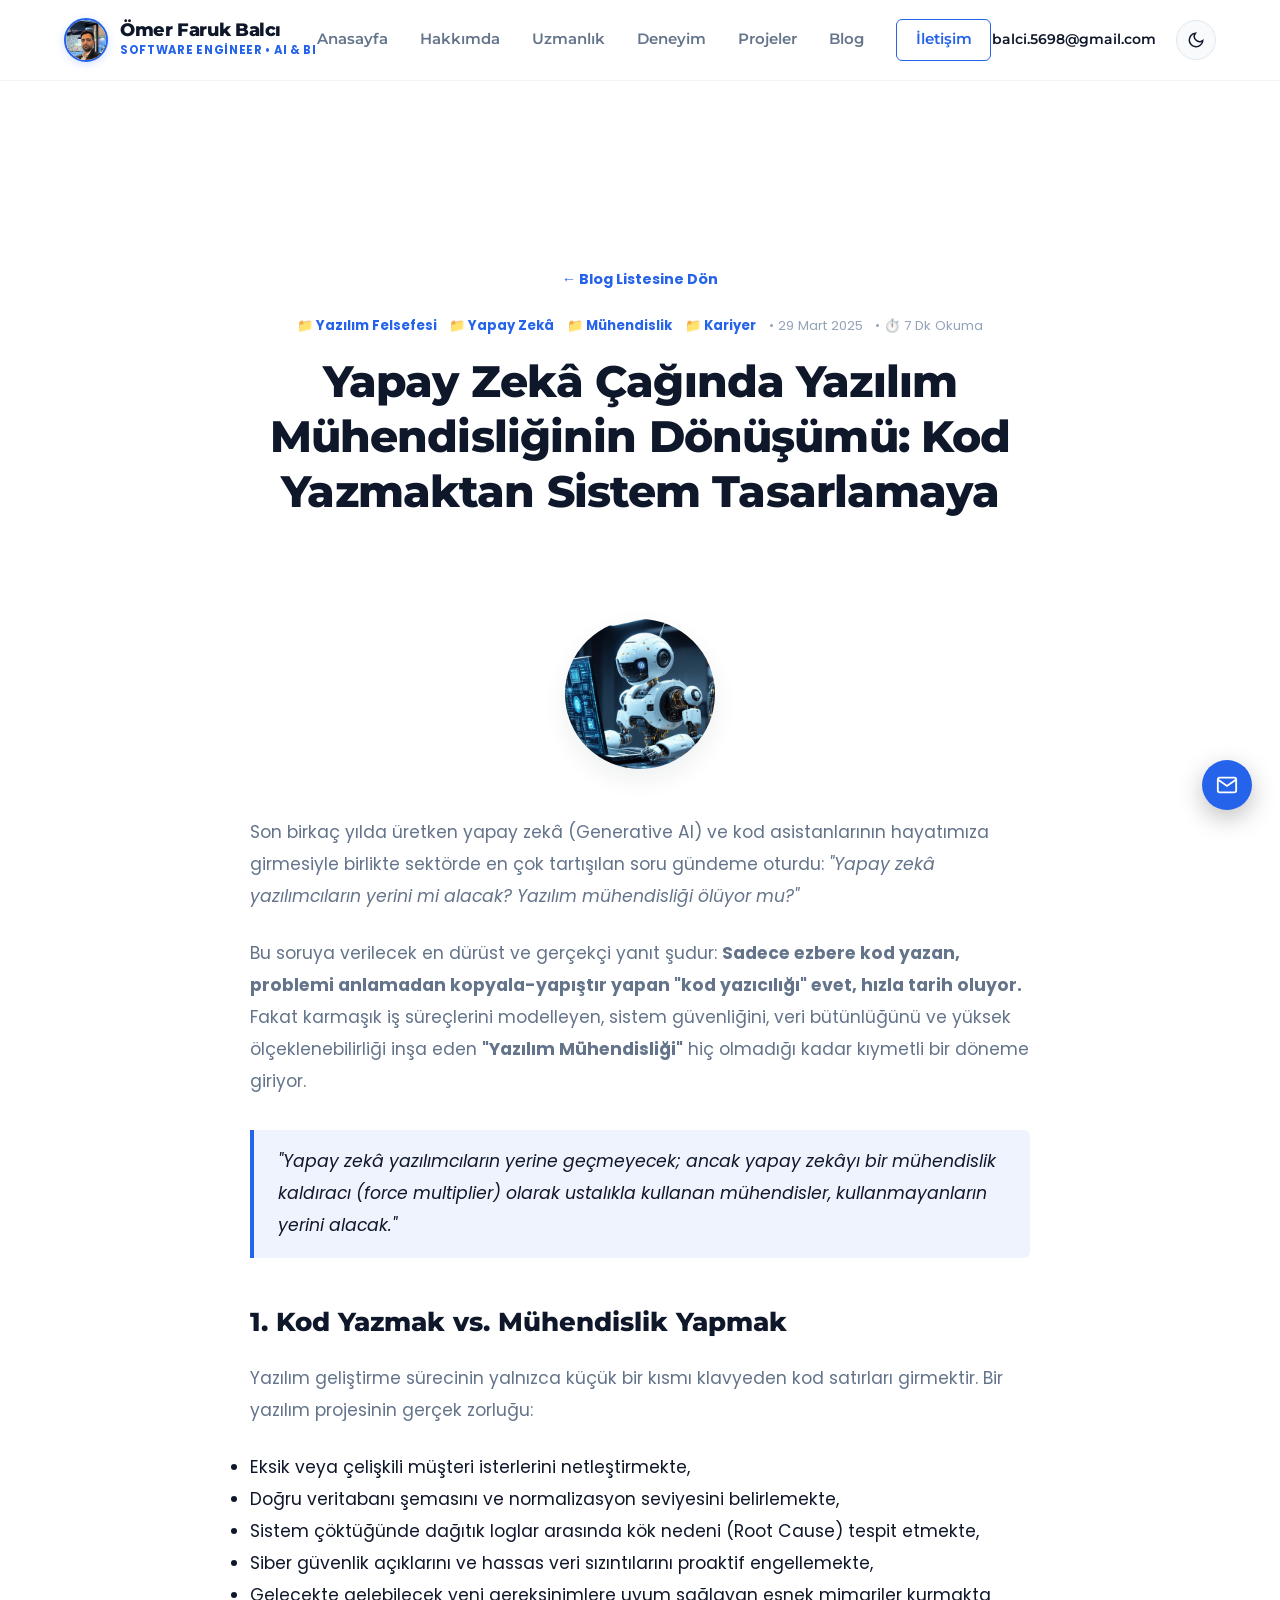
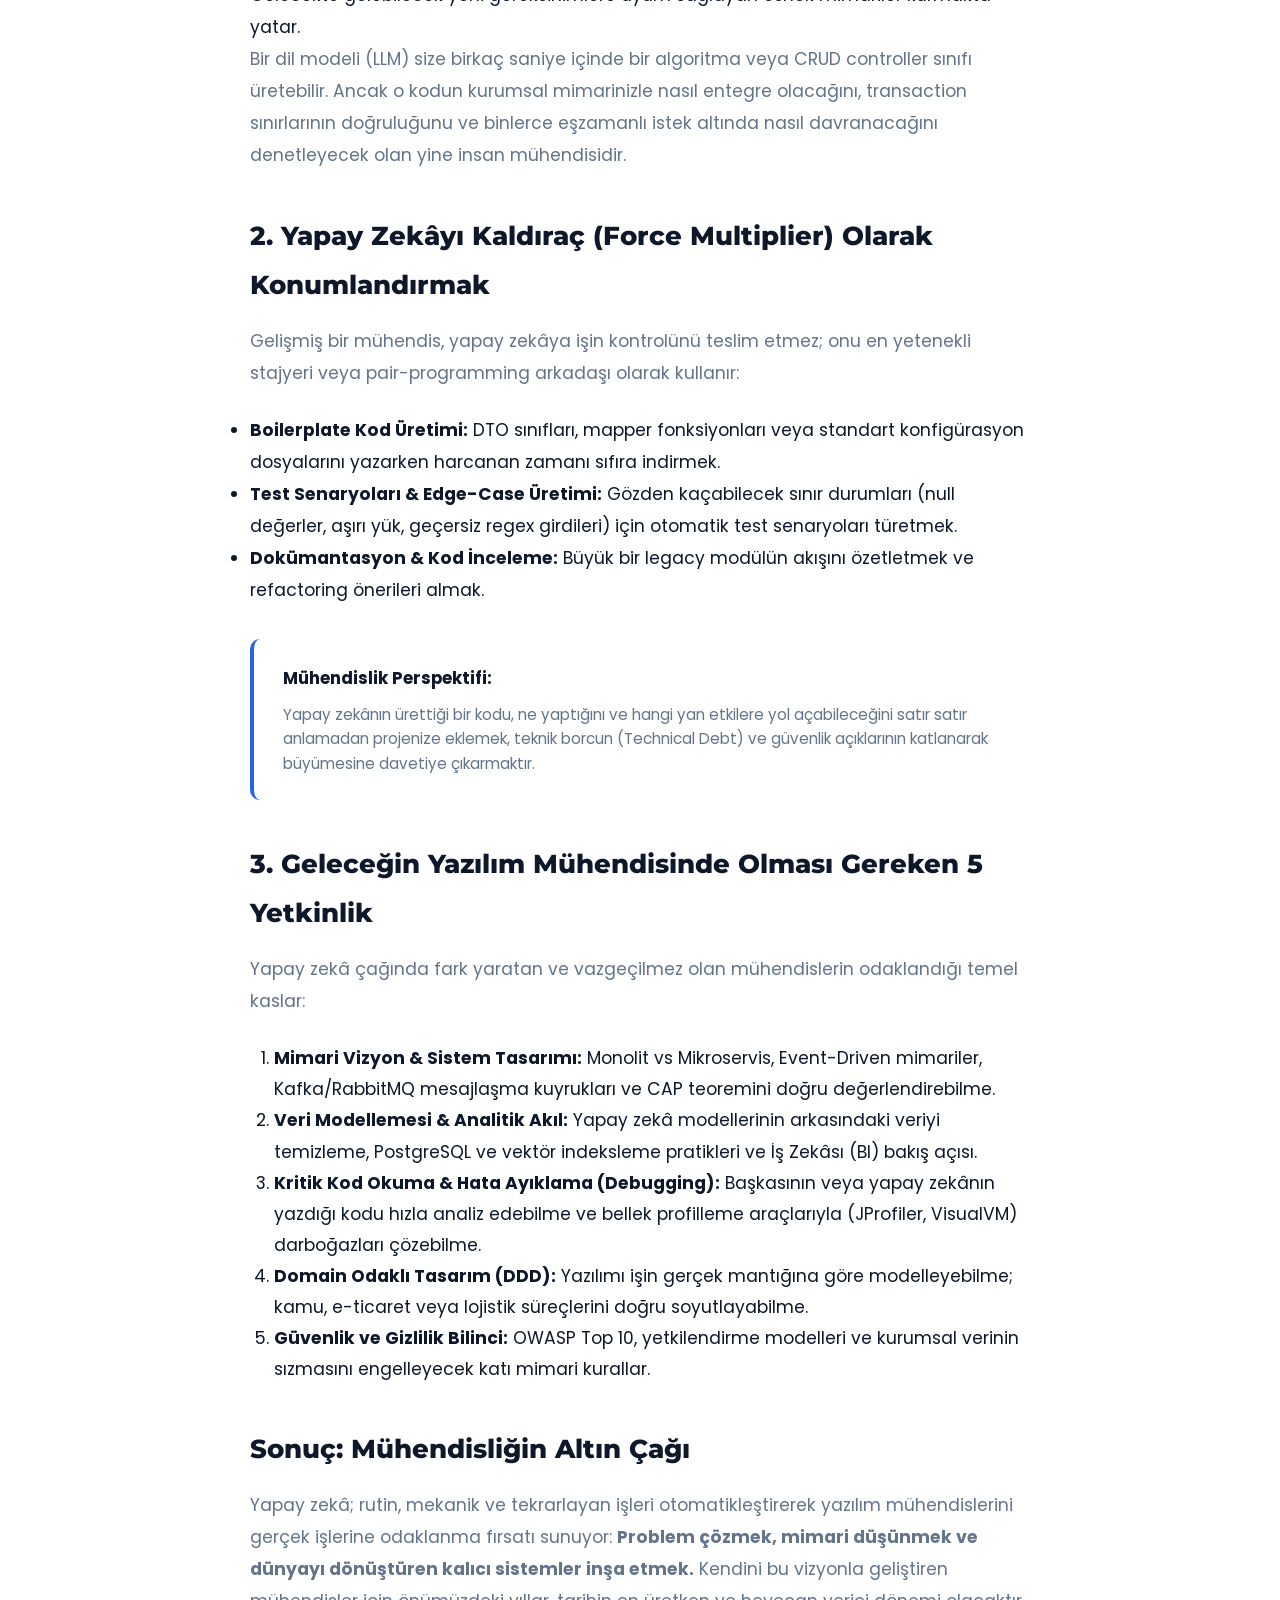
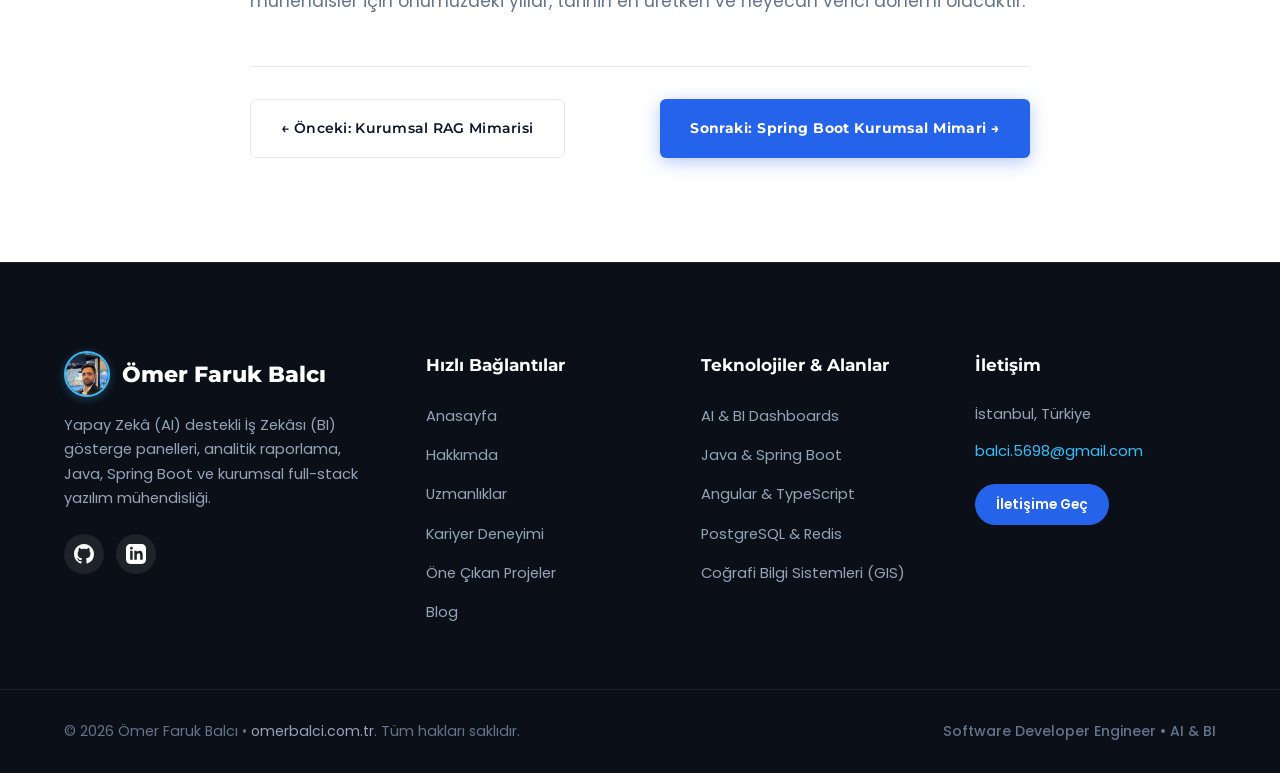
<file: blog/yapay-zeka-caginda-yazilim-muhendisliginin-donusumu.html>
<!DOCTYPE html>
<html lang="tr" data-theme="light">
<head>
  <meta charset="UTF-8">
  <meta name="viewport" content="width=device-width, initial-scale=1.0">
  <title>Yapay Zekâ Çağında Yazılım Mühendisliğinin Dönüşümü | Ömer Faruk Balcı</title>
  <meta name="description" content="Üretken yapay zekâ çağında yazılım mühendisliği: Kod işçiliğinden sistem mimarlığına geçiş, yapay zekâyı kaldıraç olarak kullanma ve kritik mühendislik yetkinlikleri.">
  <meta property="og:title" content="Yapay Zekâ Çağında Yazılım Mühendisliğinin Dönüşümü | Ömer Faruk Balcı">
  <meta property="og:description" content="Kod yazmaktan sistem tasarlamaya: Yapay zekâ yazılımcıların yerine mi geçecek yoksa mühendislik vizyonunu mu yukarı taşıyacak?">
  <meta property="og:type" content="article">
  <meta property="og:url" content="https://omerbalci.com.tr/blog/yapay-zeka-caginda-yazilim-muhendisliginin-donusumu.html">

  <!-- Favicon -->
  <link rel="icon" type="image/x-icon" href="../favicon.ico">
  <link rel="icon" type="image/png" sizes="32x32" href="../assets/images/favicon-32x32.png">
  <link rel="icon" type="image/png" sizes="64x64" href="../assets/images/favicon.png">
  <link rel="apple-touch-icon" sizes="180x180" href="../assets/images/apple-touch-icon.png">

  <!-- Google Fonts -->
  <link rel="preconnect" href="https://fonts.googleapis.com">
  <link rel="preconnect" href="https://fonts.gstatic.com" crossorigin>
  <link href="https://fonts.googleapis.com/css2?family=Montserrat:ital,wght@0,400;0,500;0,600;0,700;0,800;0,900;1,400&family=Poppins:wght@300;400;500;600;700&family=JetBrains+Mono:wght@400;500&display=swap" rel="stylesheet">

  <link rel="stylesheet" href="../style.css">
</head>
<body>

  <!-- Top Navigation Header -->
  <header class="dilbeste-header" id="header">
    <div class="dilbeste-container header-inner">
      <a href="../index.html" class="brand-box">
        <img src="../assets/images/omer-avatar.jpg" alt="Ömer Faruk Balcı" class="brand-avatar">
        <div class="brand-text-wrap">
          <span class="brand-name">Ömer Faruk Balcı</span>
          <span class="brand-tag">Software Engineer • AI & BI</span>
        </div>
      </a>

      <nav class="dilbeste-nav" id="navMenu">
        <a href="../index.html#hero-slider" class="nav-link">Anasayfa</a>
        <a href="../index.html#about-section" class="nav-link">Hakkımda</a>
        <a href="../index.html#services-banners" class="nav-link">Uzmanlık</a>
        <a href="../index.html#experience-section" class="nav-link">Deneyim</a>
        <a href="../index.html#projects-section" class="nav-link">Projeler</a>
        <a href="index.html" class="nav-link active">Blog</a>
        <a href="../index.html#contact-section" class="nav-link btn-nav-cta">İletişim</a>
      </nav>

      <div class="header-actions">
        <a href="mailto:balci.5698@gmail.com" class="header-mail-link d-none-sm">balci.5698@gmail.com</a>
        
        <button class="theme-toggle" id="themeToggle" aria-label="Temayı Değiştir" title="Karanlık / Aydınlık Mod">
          <svg class="sun-icon" width="18" height="18" viewBox="0 0 24 24" fill="none" stroke="currentColor" stroke-width="2"><circle cx="12" cy="12" r="5"></circle><line x1="12" y1="1" x2="12" y2="3"></line><line x1="12" y1="21" x2="12" y2="23"></line><line x1="4.22" y1="4.22" x2="5.64" y2="5.64"></line><line x1="18.36" y1="18.36" x2="19.78" y2="19.78"></line><line x1="1" y1="12" x2="3" y2="12"></line><line x1="21" y1="12" x2="23" y2="12"></line><line x1="4.22" y1="19.78" x2="5.64" y2="18.36"></line><line x1="18.36" y1="5.64" x2="19.78" y2="4.22"></line></svg>
          <svg class="moon-icon" width="18" height="18" viewBox="0 0 24 24" fill="none" stroke="currentColor" stroke-width="2"><path d="M21 12.79A9 9 0 1 1 11.21 3 7 7 0 0 0 21 12.79z"></path></svg>
        </button>

        <button class="hamburger-btn" id="mobileToggle" aria-label="Menü">
          <span></span><span></span><span></span>
        </button>
      </div>
    </div>
  </header>

  <!-- Article Container -->
  <main class="section-padding">
    <div class="dilbeste-container">
      
      <article>
        <!-- Header -->
        <div class="article-header">
          <a href="index.html" class="article-back-link">← Blog Listesine Dön</a>
          <div class="blog-meta-tags" style="justify-content: center; margin-bottom: 1rem;">
            <span class="blog-cat-link">📁 Yazılım Felsefesi</span>
            <span class="blog-cat-link">📁 Yapay Zekâ</span>
            <span class="blog-cat-link">📁 Mühendislik</span>
            <span class="blog-cat-link">📁 Kariyer</span>
            <span class="blog-date-text">• 29 Mart 2025</span>
            <span class="blog-date-text">• ⏱️ 7 Dk Okuma</span>
          </div>
          <h1 class="article-main-title">Yapay Zekâ Çağında Yazılım Mühendisliğinin Dönüşümü: Kod Yazmaktan Sistem Tasarlamaya</h1>
        </div>

        <!-- Content Body -->
        <div class="article-content-body">
          <div style="text-align: center; margin: 2rem 0 3rem;">
            <img src="../assets/images/blog-ai-replace.png" alt="Yapay Zekâ ve Yazılım Mühendisliği" style="width: 150px; height: 150px; border-radius: 50%; margin: 0 auto; box-shadow: var(--shadow-md); object-fit: cover;">
          </div>

          <p>
            Son birkaç yılda üretken yapay zekâ (Generative AI) ve kod asistanlarının hayatımıza girmesiyle birlikte sektörde en çok tartışılan soru gündeme oturdu: <em>"Yapay zekâ yazılımcıların yerini mi alacak? Yazılım mühendisliği ölüyor mu?"</em>
          </p>
          <p>
            Bu soruya verilecek en dürüst ve gerçekçi yanıt şudur: <strong>Sadece ezbere kod yazan, problemi anlamadan kopyala-yapıştır yapan "kod yazıcılığı" evet, hızla tarih oluyor.</strong> Fakat karmaşık iş süreçlerini modelleyen, sistem güvenliğini, veri bütünlüğünü ve yüksek ölçeklenebilirliği inşa eden <strong>"Yazılım Mühendisliği"</strong> hiç olmadığı kadar kıymetli bir döneme giriyor.
          </p>

          <blockquote>
            "Yapay zekâ yazılımcıların yerine geçmeyecek; ancak yapay zekâyı bir mühendislik kaldıracı (force multiplier) olarak ustalıkla kullanan mühendisler, kullanmayanların yerini alacak."
          </blockquote>

          <h2>1. Kod Yazmak vs. Mühendislik Yapmak</h2>
          <p>
            Yazılım geliştirme sürecinin yalnızca küçük bir kısmı klavyeden kod satırları girmektir. Bir yazılım projesinin gerçek zorluğu:
          </p>
          <ul>
            <li>Eksik veya çelişkili müşteri isterlerini netleştirmekte,</li>
            <li>Doğru veritabanı şemasını ve normalizasyon seviyesini belirlemekte,</li>
            <li>Sistem çöktüğünde dağıtık loglar arasında kök nedeni (Root Cause) tespit etmekte,</li>
            <li>Siber güvenlik açıklarını ve hassas veri sızıntılarını proaktif engellemekte,</li>
            <li>Gelecekte gelebilecek yeni gereksinimlere uyum sağlayan esnek mimariler kurmakta yatar.</li>
          </ul>
          <p>
            Bir dil modeli (LLM) size birkaç saniye içinde bir algoritma veya CRUD controller sınıfı üretebilir. Ancak o kodun kurumsal mimarinizle nasıl entegre olacağını, transaction sınırlarının doğruluğunu ve binlerce eşzamanlı istek altında nasıl davranacağını denetleyecek olan yine insan mühendisidir.
          </p>

          <h2>2. Yapay Zekâyı Kaldıraç (Force Multiplier) Olarak Konumlandırmak</h2>
          <p>
            Gelişmiş bir mühendis, yapay zekâya işin kontrolünü teslim etmez; onu en yetenekli stajyeri veya pair-programming arkadaşı olarak kullanır:
          </p>
          <ul>
            <li><strong>Boilerplate Kod Üretimi:</strong> DTO sınıfları, mapper fonksiyonları veya standart konfigürasyon dosyalarını yazarken harcanan zamanı sıfıra indirmek.</li>
            <li><strong>Test Senaryoları & Edge-Case Üretimi:</strong> Gözden kaçabilecek sınır durumları (null değerler, aşırı yük, geçersiz regex girdileri) için otomatik test senaryoları türetmek.</li>
            <li><strong>Dokümantasyon & Kod İnceleme:</strong> Büyük bir legacy modülün akışını özetletmek ve refactoring önerileri almak.</li>
          </ul>

          <div style="background: var(--bg-surface); padding: 1.5rem 1.8rem; border-radius: var(--radius-md); border-left: 4px solid var(--accent); margin: 2rem 0;">
            <strong style="color: var(--text-heading); font-size: 1.05rem;">Mühendislik Perspektifi:</strong>
            <p style="margin: 0.5rem 0 0; font-size: 0.95rem; line-height: 1.6;">
              Yapay zekânın ürettiği bir kodu, ne yaptığını ve hangi yan etkilere yol açabileceğini satır satır anlamadan projenize eklemek, teknik borcun (Technical Debt) ve güvenlik açıklarının katlanarak büyümesine davetiye çıkarmaktır.
            </p>
          </div>

          <h2>3. Geleceğin Yazılım Mühendisinde Olması Gereken 5 Yetkinlik</h2>
          <p>
            Yapay zekâ çağında fark yaratan ve vazgeçilmez olan mühendislerin odaklandığı temel kaslar:
          </p>
          <ol style="margin-left: 1.5rem; margin-bottom: 2rem; line-height: 1.8;">
            <li><strong>Mimari Vizyon & Sistem Tasarımı:</strong> Monolit vs Mikroservis, Event-Driven mimariler, Kafka/RabbitMQ mesajlaşma kuyrukları ve CAP teoremini doğru değerlendirebilme.</li>
            <li><strong>Veri Modellemesi & Analitik Akıl:</strong> Yapay zekâ modellerinin arkasındaki veriyi temizleme, PostgreSQL ve vektör indeksleme pratikleri ve İş Zekâsı (BI) bakış açısı.</li>
            <li><strong>Kritik Kod Okuma & Hata Ayıklama (Debugging):</strong> Başkasının veya yapay zekânın yazdığı kodu hızla analiz edebilme ve bellek profilleme araçlarıyla (JProfiler, VisualVM) darboğazları çözebilme.</li>
            <li><strong>Domain Odaklı Tasarım (DDD):</strong> Yazılımı işin gerçek mantığına göre modelleyebilme; kamu, e-ticaret veya lojistik süreçlerini doğru soyutlayabilme.</li>
            <li><strong>Güvenlik ve Gizlilik Bilinci:</strong> OWASP Top 10, yetkilendirme modelleri ve kurumsal verinin sızmasını engelleyecek katı mimari kurallar.</li>
          </ol>

          <h2>Sonuç: Mühendisliğin Altın Çağı</h2>
          <p>
            Yapay zekâ; rutin, mekanik ve tekrarlayan işleri otomatikleştirerek yazılım mühendislerini gerçek işlerine odaklanma fırsatı sunuyor: <strong>Problem çözmek, mimari düşünmek ve dünyayı dönüştüren kalıcı sistemler inşa etmek.</strong> Kendini bu vizyonla geliştiren mühendisler için önümüzdeki yıllar, tarihin en üretken ve heyecan verici dönemi olacaktır.
          </p>

          <div style="margin-top: 3rem; padding-top: 2rem; border-top: 1px solid var(--border); display: flex; justify-content: space-between; flex-wrap: wrap; gap: 1rem;">
            <a href="kurumsal-sistemlerde-rag-ve-vektor-arama-mimarisi.html" class="btn-theme-outline" style="color: var(--text-main); border-color: var(--border);">← Önceki: Kurumsal RAG Mimarisi</a>
            <a href="spring-boot-ile-kurumsal-web-mimarisi.html" class="btn-theme-primary">Sonraki: Spring Boot Kurumsal Mimari →</a>
          </div>
        </div>
      </article>

    </div>
  </main>

  <!-- Multi-Column Dark Footer -->
  <footer class="dilbeste-footer">
    <div class="dilbeste-container footer-content-grid">
      <div class="footer-col-brand">
        <div class="footer-brand-header">
          <img src="../assets/images/omer-avatar.jpg" alt="Ömer Faruk Balcı" class="footer-avatar">
          <h3 class="footer-name">Ömer Faruk Balcı</h3>
        </div>
        <p class="footer-bio-text">
          Yapay Zekâ (AI) destekli İş Zekâsı (BI) gösterge panelleri, analitik raporlama, Java, Spring Boot ve kurumsal full-stack yazılım mühendisliği.
        </p>
        <div class="footer-social-row">
          <a href="https://github.com/omerbalcii" target="_blank" rel="noopener noreferrer" class="footer-soc-link" title="GitHub">
            <svg width="20" height="20" viewBox="0 0 24 24" fill="currentColor"><path d="M12 0C5.37 0 0 5.37 0 12c0 5.31 3.435 9.795 8.205 11.385.6.105.825-.255.825-.57 0-.285-.015-1.23-.015-2.235-3.015.555-3.795-.735-4.035-1.41-.135-.345-.72-1.41-1.23-1.695-.42-.225-1.02-.78-.015-.795.945-.015 1.62.87 1.845 1.23 1.08 1.815 2.805 1.305 3.495.99.105-.78.42-1.305.765-1.605-2.67-.3-5.46-1.335-5.46-5.925 0-1.305.465-2.385 1.23-3.225-.12-.3-.54-1.53.12-3.18 0 0 1.005-.315 3.3 1.23.96-.27 1.98-.405 3-.405s2.04.135 3 .405c2.295-1.56 3.3-1.23 3.3-1.23.66 1.65.24 2.88.12 3.18.765.84 1.23 1.905 1.23 3.225 0 4.605-2.805 5.625-5.475 5.925.435.375.81 1.095.81 2.22 0 1.605-.015 2.895-.015 3.3 0 .315.225.69.825.57A12.02 12.02 0 0024 12c0-6.63-5.37-12-12-12z"/></svg>
          </a>
          <a href="https://linkedin.com/in/omerbalci" target="_blank" rel="noopener noreferrer" class="footer-soc-link" title="LinkedIn">
            <svg width="20" height="20" viewBox="0 0 24 24" fill="currentColor"><path d="M19 0h-14c-2.761 0-5 2.239-5 5v14c0 2.761 2.239 5 5 5h14c2.762 0 5-2.239 5-5v-14c0-2.761-2.238-5-5-5zm-11 19h-3v-11h3v11zm-1.5-12.268c-.966 0-1.75-.79-1.75-1.764s.784-1.764 1.75-1.764 1.75.79 1.75 1.764-.783 1.764-1.75 1.764zm13.5 12.268h-3v-5.604c0-3.368-4-3.113-4 0v5.604h-3v-11h3v1.765c1.396-2.586 7-2.777 7 2.476v6.759z"/></svg>
          </a>
        </div>
      </div>

      <div class="footer-col-links">
        <h4 class="footer-heading">Hızlı Bağlantılar</h4>
        <ul class="footer-nav-list">
          <li><a href="../index.html#hero-slider">Anasayfa</a></li>
          <li><a href="../index.html#about-section">Hakkımda</a></li>
          <li><a href="../index.html#services-banners">Uzmanlıklar</a></li>
          <li><a href="../index.html#experience-section">Kariyer Deneyimi</a></li>
          <li><a href="../index.html#projects-section">Öne Çıkan Projeler</a></li>
          <li><a href="index.html">Blog</a></li>
        </ul>
      </div>

      <div class="footer-col-links">
        <h4 class="footer-heading">Teknolojiler & Alanlar</h4>
        <ul class="footer-nav-list">
          <li><span>AI & BI Dashboards</span></li>
          <li><span>Java & Spring Boot</span></li>
          <li><span>Angular & TypeScript</span></li>
          <li><span>PostgreSQL & Redis</span></li>
          <li><span>Coğrafi Bilgi Sistemleri (GIS)</span></li>
        </ul>
      </div>

      <div class="footer-col-contact">
        <h4 class="footer-heading">İletişim</h4>
        <p class="footer-contact-item">İstanbul, Türkiye</p>
        <p class="footer-contact-item"><a href="mailto:balci.5698@gmail.com">balci.5698@gmail.com</a></p>
        <a href="../index.html#contact-section" class="footer-cta-pill">İletişime Geç</a>
      </div>
    </div>

    <div class="footer-bottom-bar">
      <div class="dilbeste-container footer-bottom-inner">
        <p>&copy; 2026 Ömer Faruk Balcı • <a href="https://omerbalci.com.tr">omerbalci.com.tr</a>. Tüm hakları saklıdır.</p>
        <p class="footer-tagline">Software Developer Engineer • AI & BI</p>
      </div>
    </div>
  </footer>

  <div class="floating-fab-container">
    <a href="mailto:balci.5698@gmail.com" class="fab-btn fab-mail" title="E-posta Gönder">
      <svg width="22" height="22" viewBox="0 0 24 24" fill="none" stroke="currentColor" stroke-width="2"><path d="M4 4h16c1.1 0 2 .9 2 2v12c0 1.1-.9 2-2 2H4c-1.1 0-2-.9-2-2V6c0-1.1.9-2 2-2z"></path><polyline points="22,6 12,13 2,6"></polyline></svg>
    </a>
    <button class="fab-btn fab-top" id="scrollTopBtn" title="Yukarı Çık">
      <svg width="22" height="22" viewBox="0 0 24 24" fill="none" stroke="currentColor" stroke-width="2.5"><polyline points="18 15 12 9 6 15"></polyline></svg>
    </button>
  </div>

  <script src="../script.js"></script>
</body>
</html>
</file>
<file: style.css>
/* ==========================================================================
   Ömer Balcı - Software Engineer & Full-Stack Developer
   Modern Enterprise Theme (Dilbeste / Litho Architecture)
   Features: Swiper Touch Hero, Sonar Radar Pulse, Interactive 4-Col Banners,
             Campaign-Style Projects Grid, Moments Experience Grid, Underline Form
   ========================================================================== */

/* --- ROOT VARIABLES (LIGHT THEME) --- */
:root {
  --font-heading: 'Montserrat', sans-serif;
  --font-body: 'Poppins', sans-serif;
  --font-mono: 'JetBrains Mono', monospace;

  /* Surfaces & Backgrounds */
  --bg-primary: #ffffff;
  --bg-secondary: #f8fafc;
  --bg-tertiary: #f1f5f9;
  --bg-card: #ffffff;

  /* Typography Colors */
  --text-main: #0f172a;
  --text-muted: #64748b;
  --text-light: #94a3b8;

  /* Accent Colors (Vivid Engineering Blue) */
  --accent: #2563eb;
  --accent-hover: #1d4ed8;
  --accent-gradient: linear-gradient(135deg, #2563eb 0%, #0284c7 100%);
  --accent-soft: rgba(37, 99, 235, 0.08);

  /* Borders & Shadows */
  --border: #e2e8f0;
  --border-light: #f1f5f9;

  --shadow-sm: 0 2px 8px rgba(15, 23, 42, 0.04);
  --shadow-md: 0 10px 25px rgba(15, 23, 42, 0.07);
  --shadow-lg: 0 20px 45px rgba(15, 23, 42, 0.1);

  --radius-sm: 6px;
  --radius-md: 10px;
  --radius-lg: 16px;
  --radius-full: 9999px;

  --transition: all 0.3s cubic-bezier(0.16, 1, 0.3, 1);
}

/* --- DARK THEME OVERRIDES --- */
[data-theme="dark"] {
  --bg-primary: #0a0e17;
  --bg-secondary: #0f172a;
  --bg-tertiary: #172238;
  --bg-card: #131c2e;

  --text-main: #f8fafc;
  --text-muted: #94a3b8;
  --text-light: #64748b;

  --accent: #38bdf8;
  --accent-hover: #0ea5e9;
  --accent-gradient: linear-gradient(135deg, #38bdf8 0%, #6366f1 100%);
  --accent-soft: rgba(56, 189, 248, 0.12);

  --border: #1e293b;
  --border-light: #253347;

  --shadow-sm: 0 4px 12px rgba(0, 0, 0, 0.3);
  --shadow-md: 0 12px 30px rgba(0, 0, 0, 0.5);
  --shadow-lg: 0 20px 45px rgba(0, 0, 0, 0.7);
}

/* --- BASE RESETS --- */
*, *::before, *::after {
  box-sizing: border-box;
  margin: 0;
  padding: 0;
}

html {
  scroll-behavior: smooth;
  font-size: 16px;
}

body {
  font-family: var(--font-body);
  background-color: var(--bg-primary);
  color: var(--text-main);
  line-height: 1.7;
  -webkit-font-smoothing: antialiased;
  transition: background-color 0.35s ease, color 0.35s ease;
  overflow-x: hidden;
}

img {
  max-width: 100%;
  height: auto;
  display: block;
}

a {
  color: inherit;
  text-decoration: none;
  transition: var(--transition);
}

button {
  font-family: inherit;
}

.dilbeste-container {
  width: 90%;
  max-width: 1240px;
  margin: 0 auto;
}

.section-padding {
  padding: 6.5rem 0;
}

.p-0 {
  padding: 0 !important;
}

.h-100 {
  height: 100%;
}

.text-center {
  text-align: center;
}

.bg-alt-surface {
  background-color: var(--bg-secondary);
}

.highlight-accent {
  color: var(--accent);
}

/* --- HEADER & NAVIGATION --- */
.dilbeste-header {
  position: sticky;
  top: 0;
  z-index: 1000;
  background: var(--bg-primary);
  border-bottom: 1px solid var(--border-light);
  transition: var(--transition);
}

[data-theme="dark"] .dilbeste-header {
  background: rgba(10, 14, 23, 0.95);
  backdrop-filter: blur(12px);
}

.header-inner {
  display: flex;
  justify-content: space-between;
  align-items: center;
  height: 80px;
}

.brand-box {
  display: flex;
  align-items: center;
  gap: 12px;
}

.brand-avatar {
  width: 44px;
  height: 44px;
  border-radius: 50%;
  object-fit: cover;
  background-color: #ffffff;
  border: 2px solid var(--accent);
  box-shadow: 0 2px 8px rgba(37, 99, 235, 0.2);
  transition: transform 0.3s ease, border-color 0.3s ease, box-shadow 0.3s ease;
}

.brand-box:hover .brand-avatar {
  transform: scale(1.08);
  border-color: #38bdf8;
  box-shadow: 0 4px 14px rgba(37, 99, 235, 0.35);
}

.brand-monogram {
  width: 44px;
  height: 44px;
  border-radius: 12px;
  background: linear-gradient(135deg, rgba(37, 99, 235, 0.12) 0%, rgba(56, 189, 248, 0.18) 100%);
  border: 1.5px solid var(--accent);
  display: flex;
  align-items: center;
  justify-content: center;
  position: relative;
  overflow: hidden;
  box-shadow: 0 2px 10px rgba(37, 99, 235, 0.15);
  transition: all 0.3s cubic-bezier(0.16, 1, 0.3, 1);
  flex-shrink: 0;
  user-select: none;
}

[data-theme="dark"] .brand-monogram {
  background: linear-gradient(135deg, rgba(37, 99, 235, 0.22) 0%, rgba(15, 23, 42, 0.85) 100%);
  border-color: rgba(56, 189, 248, 0.5);
  box-shadow: 0 2px 12px rgba(56, 189, 248, 0.2);
}

.brand-monogram .monogram-text,
.brand-monogram .monogram-code {
  position: absolute;
  transition: all 0.3s cubic-bezier(0.16, 1, 0.3, 1);
  line-height: 1;
}

.brand-monogram .monogram-text {
  font-family: var(--font-heading);
  font-weight: 800;
  font-size: 1.12rem;
  letter-spacing: -0.03em;
  color: var(--accent);
  opacity: 1;
  transform: translateY(0);
}

[data-theme="dark"] .brand-monogram .monogram-text {
  color: #38bdf8;
}

.brand-monogram .monogram-code {
  font-family: var(--font-mono);
  font-weight: 700;
  font-size: 0.95rem;
  color: #2563eb;
  opacity: 0;
  transform: translateY(14px);
}

[data-theme="dark"] .brand-monogram .monogram-code {
  color: #38bdf8;
}

.brand-box:hover .brand-monogram {
  transform: scale(1.06);
  border-color: var(--accent-hover);
  box-shadow: 0 4px 16px rgba(37, 99, 235, 0.3);
}

.brand-box:hover .monogram-text {
  opacity: 0;
  transform: translateY(-14px);
}

.brand-box:hover .monogram-code {
  opacity: 1;
  transform: translateY(0);
}

.brand-text-wrap {
  display: flex;
  flex-direction: column;
}

.brand-name {
  font-family: var(--font-heading);
  font-size: 1.15rem;
  font-weight: 800;
  letter-spacing: -0.02em;
  color: var(--text-main);
  line-height: 1.2;
}

.brand-tag {
  font-size: 0.72rem;
  font-weight: 700;
  text-transform: uppercase;
  letter-spacing: 0.06em;
  color: var(--accent);
}

.dilbeste-nav {
  display: flex;
  align-items: center;
  gap: 2rem;
}

.nav-link {
  font-family: var(--font-heading);
  font-size: 0.92rem;
  font-weight: 600;
  color: var(--text-muted);
  position: relative;
  padding: 6px 0;
}

.nav-link:hover,
.nav-link.active {
  color: var(--accent);
}

.nav-link.active::after {
  content: '';
  position: absolute;
  bottom: -2px;
  left: 0;
  width: 100%;
  height: 2px;
  background: var(--accent);
}

.btn-nav-cta {
  border: 1.5px solid var(--accent);
  padding: 0.45rem 1.15rem !important;
  border-radius: var(--radius-sm);
  color: var(--accent) !important;
}

.btn-nav-cta:hover {
  background: var(--accent);
  color: #ffffff !important;
}

.btn-nav-cta.active::after {
  display: none;
}

.header-actions {
  display: flex;
  align-items: center;
  gap: 1.25rem;
}

.header-mail-link {
  font-family: var(--font-heading);
  font-size: 0.88rem;
  font-weight: 600;
  color: var(--text-main);
}

.header-mail-link:hover {
  color: var(--accent);
}

.theme-toggle {
  background: var(--bg-secondary);
  border: 1px solid var(--border);
  color: var(--text-main);
  border-radius: 50%;
  width: 40px;
  height: 40px;
  display: flex;
  align-items: center;
  justify-content: center;
  cursor: pointer;
  transition: var(--transition);
}

.theme-toggle:hover {
  color: var(--accent);
  border-color: var(--accent);
  transform: rotate(15deg);
}

[data-theme="dark"] .sun-icon { display: block; }
[data-theme="dark"] .moon-icon { display: none; }
[data-theme="light"] .sun-icon { display: none; }
[data-theme="light"] .moon-icon { display: block; }

.hamburger-btn {
  display: none;
  background: none;
  border: none;
  cursor: pointer;
  padding: 6px;
}

.hamburger-btn span {
  display: block;
  width: 24px;
  height: 2px;
  background-color: var(--text-main);
  margin: 5px 0;
  transition: var(--transition);
}

/* --- BUTTONS --- */
.btn-theme-primary {
  display: inline-flex;
  align-items: center;
  justify-content: center;
  gap: 0.6rem;
  font-family: var(--font-heading);
  font-size: 0.9rem;
  font-weight: 700;
  letter-spacing: 0.03em;
  padding: 0.95rem 1.9rem;
  border-radius: var(--radius-sm);
  background: var(--accent);
  color: #ffffff;
  box-shadow: 0 4px 18px rgba(37, 99, 235, 0.35);
  border: none;
  cursor: pointer;
  transition: var(--transition);
}

.btn-theme-primary:hover {
  background: var(--accent-hover);
  transform: translateY(-2px);
  box-shadow: 0 8px 24px rgba(37, 99, 235, 0.45);
}

.btn-theme-outline {
  display: inline-flex;
  align-items: center;
  justify-content: center;
  gap: 0.6rem;
  font-family: var(--font-heading);
  font-size: 0.9rem;
  font-weight: 600;
  letter-spacing: 0.02em;
  padding: 0.95rem 1.9rem;
  border-radius: var(--radius-sm);
  background: rgba(255, 255, 255, 0.12);
  color: #ffffff;
  border: 1.5px solid rgba(255, 255, 255, 0.35);
  backdrop-filter: blur(8px);
  cursor: pointer;
  transition: var(--transition);
}

.btn-theme-outline:hover {
  background: #ffffff;
  color: #0f172a;
  border-color: #ffffff;
  transform: translateY(-2px);
}

.btn-theme-text-link {
  font-family: var(--font-heading);
  font-weight: 700;
  font-size: 0.95rem;
  color: var(--text-main);
  transition: var(--transition);
}

.btn-theme-text-link:hover {
  color: var(--accent);
  transform: translateX(4px);
}

/* --- SWIPER HERO SLIDER --- */
.hero-slider-section {
  position: relative;
  width: 100%;
}

.main-hero-swiper {
  width: 100%;
  height: 650px;
}

.hero-slide {
  position: relative;
  background-size: cover;
  background-position: center center;
  background-repeat: no-repeat;
  display: flex;
  align-items: center;
}

.hero-slide[style*="kamu-building"] {
  background-position: center 38%;
}

.hero-slide[style*="omer-teknopark"] {
  background-position: 55% 20%;
}

.slide-content-center {
  max-width: 820px;
  color: #ffffff;
  padding: 3rem 0;
}

.slide-tag {
  display: inline-block;
  background: rgba(255, 255, 255, 0.16);
  backdrop-filter: blur(10px);
  border: 1px solid rgba(255, 255, 255, 0.25);
  color: #38bdf8;
  font-size: 0.82rem;
  font-weight: 700;
  text-transform: uppercase;
  letter-spacing: 0.08em;
  padding: 0.4rem 1.15rem;
  border-radius: var(--radius-full);
  margin-bottom: 1.25rem;
}

.slide-title {
  font-family: var(--font-heading);
  font-size: 3.4rem;
  font-weight: 800;
  line-height: 1.15;
  letter-spacing: -0.03em;
  color: #ffffff;
  margin-bottom: 1.25rem;
  text-shadow: 0 2px 10px rgba(0, 0, 0, 0.3);
}

.slide-desc {
  font-size: 1.15rem;
  line-height: 1.7;
  color: rgba(255, 255, 255, 0.88);
  margin-bottom: 2.25rem;
  max-width: 680px;
}

.slide-buttons {
  display: flex;
  gap: 1.2rem;
  flex-wrap: wrap;
}

.hero-swiper-next,
.hero-swiper-prev {
  width: 50px;
  height: 50px;
  border-radius: 50%;
  background: rgba(15, 23, 42, 0.45);
  backdrop-filter: blur(8px);
  border: 1px solid rgba(255, 255, 255, 0.2);
  color: #ffffff;
  transition: var(--transition);
}

.hero-swiper-next::after,
.hero-swiper-prev::after {
  font-size: 18px;
  font-weight: 900;
}

.hero-swiper-next:hover,
.hero-swiper-prev:hover {
  background: var(--accent);
  border-color: var(--accent);
}

.hero-swiper-pagination .swiper-pagination-bullet {
  background: #ffffff;
  opacity: 0.5;
  width: 10px;
  height: 10px;
  transition: var(--transition);
}

.hero-swiper-pagination .swiper-pagination-bullet-active {
  opacity: 1;
  background: var(--accent);
  width: 28px;
  border-radius: 5px;
}

/* --- ABOUT SECTION & SONAR PULSE --- */
.about-flex-row {
  display: grid;
  grid-template-columns: 1fr 1.15fr;
  gap: 4.5rem;
  align-items: center;
}

.media-card-frame {
  position: relative;
  border-radius: var(--radius-lg);
  overflow: hidden;
  box-shadow: var(--shadow-lg);
  border: 1px solid var(--border);
  background: var(--bg-secondary);
}

.about-main-photo {
  width: 100%;
  height: 520px;
  object-fit: cover;
  object-position: top center;
  display: block;
}

.sonar-play-box {
  position: absolute;
  top: 50%;
  left: 50%;
  transform: translate(-50%, -50%);
  z-index: 10;
  display: flex;
  align-items: center;
  justify-content: center;
  background: transparent;
  border: none;
  padding: 0;
  cursor: pointer;
  outline: none;
}

.sonar-circle {
  width: 68px;
  height: 68px;
  border-radius: 50%;
  background: var(--accent);
  color: #ffffff;
  display: flex;
  align-items: center;
  justify-content: center;
  box-shadow: 0 4px 20px rgba(37, 99, 235, 0.5);
  position: relative;
  z-index: 2;
  transition: transform 0.3s ease;
}

.sonar-play-box:hover .sonar-circle {
  transform: scale(1.1);
}

.sonar-wave {
  position: absolute;
  top: 0;
  left: 0;
  width: 68px;
  height: 68px;
  border-radius: 50%;
  background: var(--accent);
  opacity: 0.6;
  z-index: 1;
  animation: sonarPulse 2s infinite;
}

@keyframes sonarPulse {
  0% {
    transform: scale(0.9);
    opacity: 0.7;
  }
  70% {
    transform: scale(1.7);
    opacity: 0;
  }
  100% {
    transform: scale(1.7);
    opacity: 0;
  }
}

.media-bottom-badge {
  position: absolute;
  bottom: 20px;
  left: 20px;
  background: rgba(15, 23, 42, 0.85);
  backdrop-filter: blur(10px);
  color: #ffffff;
  padding: 0.55rem 1.15rem;
  border-radius: var(--radius-full);
  font-size: 0.85rem;
  font-weight: 600;
  display: flex;
  align-items: center;
  gap: 10px;
  border: 1px solid rgba(255, 255, 255, 0.15);
}

.dot-green {
  width: 8px;
  height: 8px;
  border-radius: 50%;
  background: #10b981;
  box-shadow: 0 0 10px #10b981;
}

.section-pill-tag {
  display: inline-block;
  font-size: 0.82rem;
  font-weight: 700;
  text-transform: uppercase;
  letter-spacing: 0.08em;
  color: var(--accent);
  background: var(--accent-soft);
  padding: 0.35rem 0.95rem;
  border-radius: var(--radius-full);
  margin-bottom: 0.9rem;
}

.section-big-title {
  font-family: var(--font-heading);
  font-size: 2.6rem;
  font-weight: 800;
  line-height: 1.2;
  letter-spacing: -0.03em;
  color: var(--text-main);
  margin-bottom: 1.25rem;
}

.section-paragraph {
  font-size: 1.05rem;
  line-height: 1.75;
  color: var(--text-muted);
  margin-bottom: 2rem;
}

.litho-checklist {
  list-style: none;
  display: flex;
  flex-direction: column;
  gap: 1.5rem;
  margin-bottom: 2.5rem;
}

.check-item {
  display: flex;
  gap: 1.15rem;
  align-items: flex-start;
}

.check-icon-circle {
  width: 32px;
  height: 32px;
  border-radius: 50%;
  background: var(--accent-soft);
  color: var(--accent);
  display: flex;
  align-items: center;
  justify-content: center;
  flex-shrink: 0;
  margin-top: 3px;
}

.check-title {
  font-family: var(--font-heading);
  font-size: 1.08rem;
  font-weight: 700;
  color: var(--text-main);
  margin-bottom: 0.3rem;
}

.check-desc {
  font-size: 0.92rem;
  color: var(--text-muted);
  line-height: 1.6;
}

.about-action-links {
  display: flex;
  align-items: center;
  gap: 1.75rem;
}

/* --- INTERACTIVE 4-COLUMN BANNERS --- */
.section-center-head {
  text-align: center;
  max-width: 650px;
  margin: 0 auto 3.5rem;
}

.section-subtitle-text {
  font-size: 1.05rem;
  color: var(--text-muted);
  margin-top: 0.5rem;
}

.interactive-banners-row {
  display: grid;
  grid-template-columns: repeat(4, 1fr);
  gap: 1.5rem;
}

.interactive-banner-card {
  position: relative;
  border-radius: var(--radius-lg);
  overflow: hidden;
  cursor: pointer;
  height: 380px;
  box-shadow: var(--shadow-sm);
  transition: transform 0.4s cubic-bezier(0.16, 1, 0.3, 1), box-shadow 0.4s ease;
}

.interactive-banner-card:hover {
  transform: translateY(-8px);
  box-shadow: var(--shadow-lg);
}

.banner-img-box {
  width: 100%;
  height: 100%;
  position: relative;
}

.banner-img-box img {
  width: 100%;
  height: 100%;
  object-fit: cover;
  transition: transform 0.6s cubic-bezier(0.16, 1, 0.3, 1);
}

.interactive-banner-card:hover .banner-img-box img {
  transform: scale(1.08);
}

.banner-overlay-dark {
  position: absolute;
  inset: 0;
  background: linear-gradient(180deg, rgba(15, 23, 42, 0.15) 0%, rgba(15, 23, 42, 0.88) 100%);
  display: flex;
  align-items: flex-end;
  padding: 1.75rem;
}

.banner-overlay-content {
  width: 100%;
}

.banner-arrow-circle {
  width: 38px;
  height: 38px;
  border-radius: 50%;
  background: var(--accent);
  color: #ffffff;
  display: flex;
  align-items: center;
  justify-content: center;
  font-size: 1.1rem;
  margin-bottom: 1rem;
  transition: transform 0.3s ease;
}

.interactive-banner-card:hover .banner-arrow-circle {
  transform: translateX(6px);
}

.banner-title {
  font-family: var(--font-heading);
  font-size: 1.25rem;
  font-weight: 700;
  color: #ffffff;
  margin-bottom: 0.35rem;
}

.banner-sub-link {
  font-size: 0.85rem;
  color: rgba(255, 255, 255, 0.75);
  font-weight: 500;
}

/* --- PROFESSIONAL EXPERIENCE TIMELINE --- */
.experience-timeline {
  display: flex;
  flex-direction: column;
  gap: 1.75rem;
  max-width: 1040px;
  margin: 0 auto;
}

.exp-card {
  background: var(--bg-card);
  border: 1px solid var(--border);
  border-radius: var(--radius-lg);
  padding: 2.25rem 2.5rem;
  box-shadow: var(--shadow-sm);
  transition: var(--transition);
  position: relative;
  overflow: hidden;
}

.exp-card::before {
  content: '';
  position: absolute;
  top: 0;
  left: 0;
  width: 5px;
  height: 100%;
  background: var(--border);
  transition: var(--transition);
}

.exp-card:hover {
  transform: translateY(-4px);
  box-shadow: var(--shadow-md);
  border-color: var(--accent);
}

.exp-card:hover::before,
.exp-card.exp-current::before {
  background: var(--accent);
}

.exp-card-header {
  display: flex;
  justify-content: space-between;
  align-items: flex-start;
  margin-bottom: 1.25rem;
  gap: 1.5rem;
  flex-wrap: wrap;
}

.exp-role-wrap {
  display: flex;
  flex-direction: column;
  gap: 0.35rem;
}

.exp-role-title {
  font-family: var(--font-heading);
  font-size: 1.35rem;
  font-weight: 800;
  color: var(--text-main);
  letter-spacing: -0.01em;
}

.exp-company-row {
  display: flex;
  align-items: center;
  gap: 0.75rem;
  flex-wrap: wrap;
}

.exp-company-name {
  font-size: 1.02rem;
  font-weight: 700;
  color: var(--accent);
}

.exp-current-badge {
  display: inline-flex;
  align-items: center;
  gap: 6px;
  background: rgba(16, 185, 129, 0.12);
  color: #10b981;
  font-size: 0.76rem;
  font-weight: 700;
  text-transform: uppercase;
  letter-spacing: 0.05em;
  padding: 0.25rem 0.65rem;
  border-radius: var(--radius-full);
}

.exp-date-pill {
  font-family: var(--font-heading);
  font-size: 0.85rem;
  font-weight: 700;
  color: var(--text-muted);
  background: var(--bg-secondary);
  border: 1px solid var(--border);
  padding: 0.45rem 1rem;
  border-radius: var(--radius-full);
  white-space: nowrap;
}

.exp-description {
  font-size: 0.96rem;
  color: var(--text-muted);
  line-height: 1.7;
  margin-bottom: 1.25rem;
}

.exp-bullets {
  list-style: none;
  display: flex;
  flex-direction: column;
  gap: 0.65rem;
  margin-bottom: 1.4rem;
}

.exp-bullet-item {
  display: flex;
  gap: 0.75rem;
  font-size: 0.93rem;
  color: var(--text-muted);
  line-height: 1.6;
}

.exp-bullet-item::before {
  content: '▹';
  color: var(--accent);
  font-weight: 900;
}

.exp-skills-row {
  display: flex;
  flex-wrap: wrap;
  gap: 0.5rem;
}

.exp-skill-tag {
  font-size: 0.78rem;
  font-family: var(--font-mono);
  background: var(--bg-secondary);
  border: 1px solid var(--border);
  color: var(--text-main);
  padding: 0.3rem 0.7rem;
  border-radius: 6px;
}

.exp-skill-tag.highlight {
  background: var(--accent-soft);
  border-color: var(--accent);
  color: var(--accent);
  font-weight: 600;
}

/* --- FEATURED PROJECTS CAROUSEL / GRID --- */
.section-split-head {
  display: flex;
  justify-content: space-between;
  align-items: flex-end;
  margin-bottom: 3.5rem;
}

.link-view-all {
  display: inline-flex;
  align-items: center;
  gap: 0.5rem;
  font-family: var(--font-heading);
  font-weight: 700;
  color: var(--accent);
  font-size: 0.95rem;
  transition: var(--transition);
}

.link-view-all:hover {
  transform: translateX(4px);
  color: var(--accent-hover);
}

.projects-cards-grid {
  display: grid;
  grid-template-columns: repeat(3, 1fr);
  gap: 2rem;
}

.project-box-card {
  background: var(--bg-card);
  border: 1px solid var(--border);
  border-radius: var(--radius-lg);
  overflow: hidden;
  box-shadow: var(--shadow-sm);
  transition: all 0.35s ease;
  display: flex;
  flex-direction: column;
}

.project-box-card:hover {
  transform: translateY(-8px);
  box-shadow: var(--shadow-lg);
  border-color: var(--accent);
}

.project-img-wrap {
  position: relative;
  height: 220px;
  overflow: hidden;
}

.project-img-wrap img {
  width: 100%;
  height: 100%;
  object-fit: cover;
  transition: transform 0.5s ease;
}

.project-img-wrap img[src*="kamu-building"] {
  object-position: center 38%;
}

.project-img-wrap img[src*="living-lab-academy"] {
  object-position: center 35%;
}

.project-box-card:hover .project-img-wrap img {
  transform: scale(1.06);
}

.card-float-badge {
  position: absolute;
  top: 14px;
  right: 14px;
  background: rgba(15, 23, 42, 0.85);
  backdrop-filter: blur(8px);
  color: #38bdf8;
  font-size: 0.75rem;
  font-weight: 700;
  text-transform: uppercase;
  letter-spacing: 0.05em;
  padding: 0.32rem 0.8rem;
  border-radius: var(--radius-full);
}

.project-card-body {
  padding: 1.85rem;
  display: flex;
  flex-direction: column;
  flex-grow: 1;
}

.project-category-text {
  font-size: 0.78rem;
  font-weight: 700;
  text-transform: uppercase;
  letter-spacing: 0.06em;
  color: var(--accent);
  margin-bottom: 0.4rem;
}

.project-title-text {
  font-family: var(--font-heading);
  font-size: 1.3rem;
  font-weight: 700;
  color: var(--text-main);
  margin-bottom: 0.75rem;
}

.project-desc-text {
  font-size: 0.92rem;
  color: var(--text-muted);
  line-height: 1.65;
  margin-bottom: 1.25rem;
  flex-grow: 1;
}

.project-pill-tags {
  display: flex;
  flex-wrap: wrap;
  gap: 0.45rem;
  margin-bottom: 1.6rem;
}

.project-pill-tags span {
  font-size: 0.76rem;
  font-family: var(--font-mono);
  background: var(--bg-secondary);
  border: 1px solid var(--border);
  color: var(--text-muted);
  padding: 0.25rem 0.65rem;
  border-radius: 5px;
}

.btn-card-action {
  display: inline-flex;
  align-items: center;
  justify-content: center;
  gap: 0.6rem;
  background: var(--bg-secondary);
  border: 1px solid var(--border);
  color: var(--text-main);
  font-family: var(--font-heading);
  font-weight: 600;
  font-size: 0.88rem;
  padding: 0.75rem 1.25rem;
  border-radius: var(--radius-sm);
  transition: var(--transition);
}

.btn-card-action:hover {
  background: var(--accent);
  border-color: var(--accent);
  color: #ffffff;
}

.project-card-footer-btns {
  display: flex;
  align-items: center;
  gap: 0.65rem;
  flex-wrap: wrap;
}

.btn-card-video {
  display: inline-flex;
  align-items: center;
  justify-content: center;
  gap: 0.5rem;
  background: rgba(37, 99, 235, 0.1);
  border: 1px solid rgba(37, 99, 235, 0.3);
  color: var(--accent);
  font-family: var(--font-heading);
  font-weight: 600;
  font-size: 0.88rem;
  padding: 0.75rem 1.15rem;
  border-radius: var(--radius-sm);
  cursor: pointer;
  transition: var(--transition);
}

.btn-card-video:hover {
  background: var(--accent);
  color: #ffffff;
  border-color: var(--accent);
  transform: translateY(-2px);
}

/* --- MOMENTS & WORKSPACES GALLERY --- */
.moments-cards-grid {
  display: grid;
  grid-template-columns: repeat(3, 1fr);
  gap: 1.75rem;
}

.moment-card-wide {
  grid-column: span 2;
}

.moment-box-card {
  background: var(--bg-card);
  border: 1px solid var(--border);
  border-radius: var(--radius-lg);
  overflow: hidden;
  box-shadow: var(--shadow-sm);
  transition: var(--transition);
}

.moment-box-card:hover {
  transform: translateY(-6px);
  box-shadow: var(--shadow-md);
}

.moment-photo-box {
  position: relative;
  height: 280px;
  overflow: hidden;
}

.moment-card-wide .moment-photo-box {
  height: 330px;
}

.moment-photo-box img {
  width: 100%;
  height: 100%;
  object-fit: cover;
  transition: transform 0.5s ease;
}

.moment-photo-box img[src*="omer-nature"] {
  object-position: center 38%;
}

.moment-photo-box img[src*="tech-robot"] {
  object-position: center top;
}

.moment-photo-box img[src*="kamu-building"] {
  object-position: center 38%;
}

.moment-photo-box img[src*="workspace-nature"] {
  object-position: center center;
}

.moment-photo-box img[src*="living-lab-academy"] {
  object-position: center 35%;
}

.moment-video-trigger-btn {
  position: absolute;
  top: 50%;
  left: 50%;
  transform: translate(-50%, -50%);
  width: 58px;
  height: 58px;
  border-radius: 50%;
  background: var(--accent);
  color: #ffffff;
  border: 2px solid rgba(255, 255, 255, 0.9);
  display: flex;
  align-items: center;
  justify-content: center;
  cursor: pointer;
  box-shadow: 0 4px 20px rgba(0, 0, 0, 0.4);
  z-index: 5;
  transition: transform 0.3s cubic-bezier(0.16, 1, 0.3, 1), background 0.3s ease, box-shadow 0.3s ease;
}

.moment-video-trigger-btn:hover {
  transform: translate(-50%, -50%) scale(1.15);
  background: #1d4ed8;
  box-shadow: 0 6px 24px rgba(37, 99, 235, 0.6);
}

.moment-box-card:hover .moment-photo-box img {
  transform: scale(1.05);
}

.moment-tag-badge {
  position: absolute;
  bottom: 14px;
  left: 14px;
  background: rgba(15, 23, 42, 0.82);
  backdrop-filter: blur(8px);
  color: #ffffff;
  font-size: 0.78rem;
  font-weight: 600;
  padding: 0.35rem 0.85rem;
  border-radius: var(--radius-sm);
}

.moment-body {
  padding: 1.6rem;
}

.moment-body h4 {
  font-family: var(--font-heading);
  font-size: 1.2rem;
  font-weight: 700;
  color: var(--text-main);
  margin-bottom: 0.5rem;
}

.moment-body p {
  font-size: 0.92rem;
  color: var(--text-muted);
  line-height: 1.6;
}

/* --- CALLOUT CTA PARALLAX SECTION --- */
.cta-banner-section {
  padding: 7rem 0;
  background-size: cover;
  background-position: center;
  background-repeat: no-repeat;
  color: #ffffff;
  position: relative;
}

.cta-inner-box {
  max-width: 780px;
  margin: 0 auto;
}

.cta-badge {
  display: inline-block;
  background: rgba(255, 255, 255, 0.15);
  backdrop-filter: blur(8px);
  border: 1px solid rgba(255, 255, 255, 0.25);
  color: #38bdf8;
  font-size: 0.82rem;
  font-weight: 700;
  text-transform: uppercase;
  letter-spacing: 0.08em;
  padding: 0.38rem 1.15rem;
  border-radius: var(--radius-full);
  margin-bottom: 1.5rem;
}

.cta-heading {
  font-family: var(--font-heading);
  font-size: 2.8rem;
  font-weight: 800;
  line-height: 1.2;
  letter-spacing: -0.03em;
  color: #ffffff;
  margin-bottom: 1.35rem;
  text-shadow: 0 2px 10px rgba(0, 0, 0, 0.3);
}

.cta-subtext {
  font-size: 1.15rem;
  line-height: 1.7;
  color: rgba(255, 255, 255, 0.88);
  margin-bottom: 2.5rem;
}

.cta-actions {
  display: flex;
  justify-content: center;
  gap: 1.2rem;
  flex-wrap: wrap;
}

/* --- CONTACT SECTION (LITHO UNDERLINE FORM) --- */
.contact-split-row {
  display: grid;
  grid-template-columns: 1fr 1.1fr;
  gap: 4.5rem;
  align-items: flex-start;
}

.contact-info-cards {
  display: flex;
  flex-direction: column;
  gap: 1.25rem;
  margin-top: 2rem;
}

.info-card-item {
  display: flex;
  align-items: center;
  gap: 1.25rem;
  background: var(--bg-card);
  border: 1px solid var(--border);
  padding: 1.25rem 1.6rem;
  border-radius: var(--radius-md);
  box-shadow: var(--shadow-sm);
}

.info-icon {
  font-size: 1.4rem;
  width: 46px;
  height: 46px;
  border-radius: var(--radius-md);
  background: var(--accent-soft);
  display: flex;
  align-items: center;
  justify-content: center;
  flex-shrink: 0;
}

.info-card-item h5 {
  font-size: 0.8rem;
  font-weight: 700;
  text-transform: uppercase;
  letter-spacing: 0.06em;
  color: var(--text-light);
  margin-bottom: 0.25rem;
}

.info-card-item p {
  font-size: 1rem;
  font-weight: 600;
  color: var(--text-main);
}

.link-colored {
  color: var(--accent);
}

.link-colored:hover {
  text-decoration: underline;
}

.social-pills-row {
  display: flex;
  gap: 0.6rem;
  margin-top: 0.35rem;
}

.social-pill {
  font-size: 0.85rem;
  font-weight: 600;
  background: var(--bg-secondary);
  border: 1px solid var(--border);
  color: var(--text-main);
  padding: 0.35rem 0.95rem;
  border-radius: var(--radius-full);
  transition: var(--transition);
}

.social-pill:hover {
  background: var(--accent);
  border-color: var(--accent);
  color: #ffffff;
}

.form-wrapper-box {
  background: var(--bg-card);
  border: 1px solid var(--border);
  padding: 3rem;
  border-radius: var(--radius-lg);
  box-shadow: var(--shadow-md);
}

.form-title {
  font-family: var(--font-heading);
  font-size: 1.6rem;
  font-weight: 800;
  margin-bottom: 2rem;
  color: var(--text-main);
}

.input-line-group {
  margin-bottom: 1.85rem;
  position: relative;
}

.input-line-group input,
.input-line-group textarea {
  width: 100%;
  background: transparent;
  border: none;
  border-bottom: 1.5px solid var(--border);
  padding: 0.85rem 0;
  font-family: var(--font-body);
  font-size: 0.98rem;
  color: var(--text-main);
  outline: none;
  transition: border-color 0.3s ease;
}

.input-line-group input:focus,
.input-line-group textarea:focus {
  border-bottom-color: var(--accent);
}

.input-line-group input::placeholder,
.input-line-group textarea::placeholder {
  color: var(--text-light);
}

.input-line-group textarea {
  resize: vertical;
  min-height: 95px;
}

.w-100 {
  width: 100%;
}

/* --- MULTI-COLUMN DARK FOOTER --- */
.dilbeste-footer {
  background: #0b0f17;
  color: #94a3b8;
  padding-top: 5.5rem;
  border-top: 1px solid rgba(255, 255, 255, 0.08);
}

.footer-content-grid {
  display: grid;
  grid-template-columns: 1.4fr 1fr 1fr 1.1fr;
  gap: 3.5rem;
  margin-bottom: 4rem;
}

.footer-brand-header {
  display: flex;
  align-items: center;
  gap: 12px;
  margin-bottom: 1rem;
}

.footer-avatar {
  width: 46px;
  height: 46px;
  border-radius: 50%;
  object-fit: cover;
  background-color: #ffffff;
  border: 2px solid #38bdf8;
  box-shadow: 0 2px 10px rgba(56, 189, 248, 0.3);
  transition: transform 0.3s ease;
}

.footer-brand-header:hover .footer-avatar {
  transform: scale(1.08);
}

.footer-monogram {
  width: 46px;
  height: 46px;
  background: rgba(255, 255, 255, 0.08);
  border-color: rgba(255, 255, 255, 0.2);
}

.footer-monogram .monogram-text,
.footer-monogram .monogram-code {
  color: #ffffff;
}

.footer-brand-header:hover .footer-monogram {
  transform: scale(1.06);
  border-color: #38bdf8;
}

.footer-brand-header:hover .footer-monogram .monogram-text {
  opacity: 0;
  transform: translateY(-14px);
}

.footer-brand-header:hover .footer-monogram .monogram-code {
  opacity: 1;
  transform: translateY(0);
  color: #38bdf8;
}

.footer-name {
  font-family: var(--font-heading);
  font-size: 1.35rem;
  font-weight: 800;
  color: #ffffff;
}

.footer-bio-text {
  font-size: 0.92rem;
  line-height: 1.65;
  color: #94a3b8;
  margin-bottom: 1.5rem;
}

.footer-social-row {
  display: flex;
  gap: 0.75rem;
}

.footer-soc-link {
  width: 40px;
  height: 40px;
  border-radius: 50%;
  background: rgba(255, 255, 255, 0.08);
  color: #ffffff;
  display: flex;
  align-items: center;
  justify-content: center;
  transition: var(--transition);
}

.footer-soc-link:hover {
  background: var(--accent);
  transform: translateY(-2px);
}

.footer-heading {
  font-family: var(--font-heading);
  font-size: 1.05rem;
  font-weight: 700;
  color: #ffffff;
  margin-bottom: 1.4rem;
}

.footer-nav-list {
  list-style: none;
  display: flex;
  flex-direction: column;
  gap: 0.75rem;
}

.footer-nav-list a,
.footer-nav-list span {
  font-size: 0.92rem;
  color: #94a3b8;
  transition: color 0.2s ease;
}

.footer-nav-list a:hover {
  color: #ffffff;
}

.footer-contact-item {
  font-size: 0.92rem;
  margin-bottom: 0.75rem;
  color: #94a3b8;
}

.footer-contact-item a {
  color: #38bdf8;
}

.footer-cta-pill {
  display: inline-block;
  margin-top: 0.5rem;
  background: var(--accent);
  color: #ffffff;
  padding: 0.55rem 1.3rem;
  border-radius: var(--radius-full);
  font-size: 0.85rem;
  font-weight: 600;
  transition: var(--transition);
}

.footer-cta-pill:hover {
  opacity: 0.9;
  transform: translateY(-2px);
}

.footer-bottom-bar {
  border-top: 1px solid rgba(255, 255, 255, 0.07);
  padding: 1.85rem 0;
}

.footer-bottom-inner {
  display: flex;
  justify-content: space-between;
  align-items: center;
  font-size: 0.88rem;
  color: #64748b;
}

.footer-bottom-inner a {
  color: #94a3b8;
}

.footer-tagline {
  font-weight: 500;
}

/* --- FLOATING FAB BUTTONS --- */
.floating-fab-container {
  position: fixed;
  bottom: 28px;
  right: 28px;
  z-index: 999;
  display: flex;
  flex-direction: column;
  gap: 12px;
}

.fab-btn {
  width: 50px;
  height: 50px;
  border-radius: 50%;
  display: flex;
  align-items: center;
  justify-content: center;
  box-shadow: 0 8px 24px rgba(0, 0, 0, 0.25);
  transition: var(--transition);
  cursor: pointer;
  border: none;
  outline: none;
}

.fab-mail {
  background: #2563eb;
  color: #ffffff;
}

.fab-mail:hover {
  background: #1d4ed8;
  transform: scale(1.1);
}

.fab-top {
  background: var(--bg-card);
  border: 1px solid var(--border);
  color: var(--text-main);
  opacity: 0;
  pointer-events: none;
  transform: translateY(20px);
}

.fab-top.visible {
  opacity: 1;
  pointer-events: auto;
  transform: translateY(0);
}

.fab-top:hover {
  background: var(--accent);
  color: #ffffff;
  border-color: var(--accent);
  transform: translateY(-3px);
}

/* --- TOAST NOTIFICATION --- */
.toast-notification {
  position: fixed;
  bottom: 28px;
  left: 28px;
  background: #10b981;
  color: #ffffff;
  padding: 0.85rem 1.4rem;
  border-radius: var(--radius-md);
  font-size: 0.92rem;
  font-weight: 600;
  display: flex;
  align-items: center;
  gap: 0.75rem;
  box-shadow: 0 10px 25px rgba(16, 185, 129, 0.35);
  z-index: 9999;
  transform: translateY(100px);
  opacity: 0;
  transition: var(--transition);
  pointer-events: none;
}

.toast-notification.show {
  transform: translateY(0);
  opacity: 1;
}

/* --- BLOG SECTION & BLOG PAGE STYLES --- */
.blog-layout-grid {
  display: block;
  max-width: 920px;
  margin: 0 auto;
}

.blog-articles-feed {
  display: flex;
  flex-direction: column;
  gap: 2.5rem;
}

.blog-post-row {
  display: flex;
  gap: 1.75rem;
  align-items: flex-start;
  padding-bottom: 2.25rem;
  border-bottom: 1px solid var(--border);
  transition: var(--transition);
}

.blog-post-row:last-child {
  border-bottom: none;
  padding-bottom: 0;
}

.blog-thumb-circle {
  width: 90px;
  height: 90px;
  border-radius: 50%;
  object-fit: cover;
  flex-shrink: 0;
  border: 2px solid var(--border);
  background: var(--bg-card);
  transition: var(--transition);
}

.blog-post-row:hover .blog-thumb-circle {
  transform: scale(1.08);
  border-color: var(--accent);
}

.blog-post-content {
  display: flex;
  flex-direction: column;
  gap: 0.45rem;
  flex-grow: 1;
}

.blog-meta-tags {
  display: flex;
  align-items: center;
  gap: 0.8rem;
  font-size: 0.82rem;
  color: var(--text-muted);
  flex-wrap: wrap;
}

.blog-cat-link {
  font-weight: 700;
  color: var(--accent);
  display: inline-flex;
  align-items: center;
  gap: 4px;
}

.blog-date-text {
  font-size: 0.82rem;
  color: var(--text-light);
}

.blog-post-title {
  font-family: var(--font-heading);
  font-size: 1.45rem;
  font-weight: 700;
  color: var(--text-main);
  line-height: 1.35;
  letter-spacing: -0.01em;
  transition: color 0.25s ease;
}

.blog-post-title:hover {
  color: var(--accent);
}

.blog-post-excerpt {
  font-size: 0.95rem;
  color: var(--text-muted);
  line-height: 1.65;
}

.blog-read-more {
  display: inline-flex;
  align-items: center;
  gap: 4px;
  font-family: var(--font-heading);
  font-weight: 700;
  font-size: 0.92rem;
  color: var(--accent);
  margin-top: 0.35rem;
  transition: transform 0.2s ease;
}

.blog-read-more:hover {
  transform: translateX(4px);
  color: var(--accent-hover);
}

/* Sidebar Widgets */
.blog-sidebar-wrap {
  display: flex;
  flex-direction: column;
  gap: 2.25rem;
  position: sticky;
  top: 100px;
}

.sidebar-widget {
  background: var(--bg-card);
  border: 1px solid var(--border);
  padding: 1.75rem;
  border-radius: var(--radius-lg);
  box-shadow: var(--shadow-sm);
}

.widget-serif-title {
  font-family: Georgia, 'Times New Roman', serif;
  font-style: italic;
  font-size: 1.25rem;
  color: var(--text-main);
  margin-bottom: 1.2rem;
  font-weight: 500;
}

.widget-tag-cloud {
  display: flex;
  flex-wrap: wrap;
  gap: 0.45rem;
}

.tag-cloud-item {
  font-size: 0.72rem;
  font-family: var(--font-mono);
  font-weight: 600;
  text-transform: uppercase;
  letter-spacing: 0.04em;
  padding: 0.35rem 0.75rem;
  border: 1px solid var(--border);
  background: var(--bg-secondary);
  color: var(--text-muted);
  border-radius: 4px;
  transition: var(--transition);
}

.tag-cloud-item:hover {
  background: var(--accent);
  color: #ffffff;
  border-color: var(--accent);
}

.quote-box-widget {
  font-family: Georgia, 'Times New Roman', serif;
  font-style: italic;
  font-size: 1.05rem;
  color: var(--text-main);
  line-height: 1.6;
  border-left: 3px solid var(--accent);
  padding-left: 1rem;
}

.blog-bottom-quote-wrap {
  margin-top: 3.5rem;
  padding: 1.75rem 2.25rem;
  background: var(--bg-card);
  border: 1px solid var(--border);
  border-left: 4px solid var(--accent);
  border-radius: var(--radius-lg);
  box-shadow: var(--shadow-sm);
  display: flex;
  align-items: center;
  gap: 1.5rem;
  transition: var(--transition);
}

.blog-bottom-quote-wrap:hover {
  box-shadow: var(--shadow-md);
  border-color: var(--accent);
}

.quote-pill-tag {
  font-family: var(--font-mono);
  font-size: 0.72rem;
  font-weight: 700;
  letter-spacing: 0.08em;
  text-transform: uppercase;
  color: var(--accent);
  background: var(--accent-soft);
  padding: 0.35rem 0.8rem;
  border-radius: 999px;
  flex-shrink: 0;
}

.quote-phrase {
  font-family: Georgia, 'Times New Roman', serif;
  font-style: italic;
  font-size: 1.15rem;
  color: var(--text-heading);
  margin: 0;
  line-height: 1.6;
}

@media (max-width: 768px) {
  .blog-bottom-quote-wrap {
    flex-direction: column;
    align-items: flex-start;
    gap: 0.75rem;
    padding: 1.5rem;
  }
}

.archive-year-list {
  list-style: none;
  display: flex;
  flex-direction: column;
  gap: 0.6rem;
}

.archive-year-item a {
  font-size: 0.95rem;
  font-weight: 600;
  color: var(--text-muted);
  display: flex;
  justify-content: space-between;
  transition: color 0.2s ease;
}

.archive-year-item a:hover {
  color: var(--accent);
}

/* Article Detail Page Styles */
.article-header {
  padding: 5rem 0 3rem;
  text-align: center;
  max-width: 820px;
  margin: 0 auto;
}

.article-back-link {
  display: inline-flex;
  align-items: center;
  gap: 6px;
  font-size: 0.9rem;
  font-weight: 700;
  color: var(--accent);
  margin-bottom: 1.5rem;
}

.article-main-title {
  font-family: var(--font-heading);
  font-size: 2.75rem;
  font-weight: 800;
  line-height: 1.25;
  color: var(--text-main);
  margin-bottom: 1.25rem;
  letter-spacing: -0.02em;
}

.article-content-body {
  max-width: 780px;
  margin: 0 auto;
  font-size: 1.08rem;
  line-height: 1.85;
  color: var(--text-main);
}

.article-content-body p {
  margin-bottom: 1.6rem;
  color: var(--text-muted);
}

.article-content-body h2 {
  font-family: var(--font-heading);
  font-size: 1.65rem;
  font-weight: 800;
  margin: 2.5rem 0 1rem;
  color: var(--text-main);
}

.article-content-body h3 {
  font-family: var(--font-heading);
  font-size: 1.3rem;
  font-weight: 700;
  margin: 2rem 0 0.8rem;
  color: var(--text-main);
}

.article-content-body pre {
  background: var(--bg-card);
  border: 1px solid var(--border);
  padding: 1.25rem 1.5rem;
  border-radius: var(--radius-md);
  overflow-x: auto;
  font-family: var(--font-mono);
  font-size: 0.9rem;
  margin: 1.75rem 0;
}

.article-content-body code {
  font-family: var(--font-mono);
  font-size: 0.88em;
  background: var(--bg-secondary);
  padding: 0.15rem 0.4rem;
  border-radius: 4px;
  color: var(--accent);
}

.article-content-body pre code {
  background: transparent;
  padding: 0;
  color: var(--text-main);
  border-radius: 0;
  font-size: 0.9rem;
  line-height: 1.6;
}

.article-content-body blockquote {
  border-left: 4px solid var(--accent);
  padding: 1rem 1.5rem;
  background: var(--accent-soft);
  border-radius: 0 var(--radius-sm) var(--radius-sm) 0;
  font-style: italic;
  margin: 2rem 0;
}

/* --- RESPONSIVE MEDIA QUERIES --- */
@media (max-width: 1024px) {
  .slide-title {
    font-size: 2.75rem;
  }
  .blog-layout-grid {
    grid-template-columns: 1fr;
    gap: 3rem;
  }
  .about-flex-row {
    grid-template-columns: 1fr;
    gap: 3rem;
  }
  .about-main-photo {
    height: 420px;
  }
  .interactive-banners-row {
    grid-template-columns: repeat(2, 1fr);
  }
  .projects-cards-grid {
    grid-template-columns: repeat(2, 1fr);
  }
  .moments-cards-grid {
    grid-template-columns: repeat(2, 1fr);
  }
  .moment-card-wide {
    grid-column: span 2;
  }
  .contact-split-row {
    grid-template-columns: 1fr;
    gap: 3rem;
  }
  .footer-content-grid {
    grid-template-columns: repeat(2, 1fr);
    gap: 2.5rem;
  }
}

@media (max-width: 768px) {
  .d-none-sm {
    display: none !important;
  }

  .dilbeste-nav {
    position: fixed;
    top: 80px;
    left: 0;
    width: 100%;
    background: var(--bg-card);
    border-bottom: 1px solid var(--border);
    flex-direction: column;
    padding: 2rem 0;
    gap: 1.5rem;
    display: none;
    box-shadow: var(--shadow-lg);
  }

  .dilbeste-nav.active {
    display: flex;
  }

  .hamburger-btn {
    display: block;
  }

  .main-hero-swiper {
    height: 640px;
  }

  .hero-slide {
    display: flex;
    align-items: stretch;
  }

  .hero-slide .dilbeste-container {
    height: 100%;
    display: flex;
    flex-direction: column;
    justify-content: flex-end;
  }

  .hero-slide[style*="omer-teknopark"] {
    background-image: linear-gradient(to bottom, rgba(15, 23, 42, 0.05) 0%, rgba(15, 23, 42, 0.2) 35%, rgba(15, 23, 42, 0.85) 65%, rgba(15, 23, 42, 0.98) 100%), url('assets/images/omer-teknopark.jpg') !important;
    background-position: 54% 8% !important;
  }

  .hero-slide[style*="kamu-building"] {
    background-image: linear-gradient(to bottom, rgba(15, 23, 42, 0.1) 0%, rgba(15, 23, 42, 0.3) 35%, rgba(15, 23, 42, 0.85) 65%, rgba(15, 23, 42, 0.98) 100%), url('assets/images/kamu-building.jpg') !important;
    background-position: center 25% !important;
  }

  .hero-slide[style*="workspace-nature"] {
    background-image: linear-gradient(to bottom, rgba(15, 23, 42, 0.1) 0%, rgba(15, 23, 42, 0.3) 35%, rgba(15, 23, 42, 0.85) 65%, rgba(15, 23, 42, 0.98) 100%), url('assets/images/workspace-nature.jpg') !important;
  }

  .slide-content-center {
    padding: 0 0 3.2rem 0;
    margin-top: auto;
  }

  .slide-tag {
    font-size: 0.68rem;
    padding: 0.3rem 0.7rem;
    margin-bottom: 0.4rem;
  }

  .slide-title {
    font-size: 1.45rem;
    line-height: 1.25;
    margin-bottom: 0.5rem;
  }

  .slide-desc {
    font-size: 0.84rem;
    line-height: 1.45;
    margin-bottom: 1rem;
    display: -webkit-box;
    -webkit-line-clamp: 2;
    -webkit-box-orient: vertical;
    overflow: hidden;
  }

  .slide-buttons {
    display: flex;
    flex-direction: row;
    gap: 0.6rem;
    width: 100%;
  }

  .slide-buttons .btn-theme-primary,
  .slide-buttons .btn-theme-outline {
    flex: 1 1 0;
    text-align: center;
    padding: 0.7rem 0.5rem;
    font-size: 0.82rem;
    white-space: nowrap;
    justify-content: center;
    border-radius: var(--radius-sm);
  }

  /* Hide huge swiper navigation arrows on mobile to prevent blocking face/text */
  .hero-swiper-prev,
  .hero-swiper-next {
    display: none !important;
  }

  .hero-swiper-pagination {
    bottom: 10px !important;
  }

  .section-big-title {
    font-size: 2.1rem;
  }

  .cta-heading {
    font-size: 2.1rem;
  }

  .interactive-banners-row {
    grid-template-columns: 1fr;
  }

  .projects-cards-grid {
    grid-template-columns: 1fr;
  }

  .moments-cards-grid {
    grid-template-columns: 1fr;
  }

  .moment-card-wide {
    grid-column: span 1;
  }

  .section-split-head {
    flex-direction: column;
    align-items: flex-start;
    gap: 1rem;
  }

  .footer-content-grid {
    grid-template-columns: 1fr;
  }

  .footer-bottom-inner {
    flex-direction: column;
    gap: 0.8rem;
    text-align: center;
  }

  .form-wrapper-box {
    padding: 2rem 1.5rem;
  }
}

/* ==========================================================================
   Video Lightbox / Modal
   ========================================================================== */
.video-modal-overlay {
  position: fixed;
  top: 0;
  left: 0;
  width: 100vw;
  height: 100vh;
  background: rgba(15, 23, 42, 0.88);
  backdrop-filter: blur(12px);
  -webkit-backdrop-filter: blur(12px);
  z-index: 99999;
  display: flex;
  align-items: center;
  justify-content: center;
  padding: 1.5rem;
  opacity: 0;
  visibility: hidden;
  pointer-events: none;
  transition: opacity 0.35s ease, visibility 0.35s ease;
}

.video-modal-overlay.active {
  opacity: 1;
  visibility: visible;
  pointer-events: auto;
}

.video-modal-container {
  background: var(--bg-card);
  border: 1px solid var(--border);
  border-radius: var(--radius-lg);
  width: 100%;
  max-width: 860px;
  overflow: hidden;
  box-shadow: 0 25px 50px -12px rgba(0, 0, 0, 0.5);
  transform: scale(0.92);
  transition: transform 0.35s cubic-bezier(0.16, 1, 0.3, 1);
  display: flex;
  flex-direction: column;
}

.video-modal-overlay.active .video-modal-container {
  transform: scale(1);
}

.video-modal-header {
  display: flex;
  align-items: center;
  justify-content: space-between;
  padding: 1.1rem 1.4rem;
  border-bottom: 1px solid var(--border);
  background: var(--bg-card);
}

.video-modal-title-wrap {
  display: flex;
  flex-direction: column;
  gap: 0.2rem;
}

.video-modal-tag {
  font-size: 0.72rem;
  font-weight: 700;
  color: var(--accent);
  text-transform: uppercase;
  letter-spacing: 0.06em;
}

.video-modal-title {
  font-family: var(--font-heading);
  font-size: 1.05rem;
  font-weight: 700;
  color: var(--text-main);
  margin: 0;
}

.video-modal-close {
  background: var(--bg-secondary);
  border: 1px solid var(--border);
  color: var(--text-muted);
  width: 38px;
  height: 38px;
  border-radius: 50%;
  display: flex;
  align-items: center;
  justify-content: center;
  cursor: pointer;
  transition: var(--transition);
}

.video-modal-close:hover {
  background: var(--accent);
  color: #ffffff;
  border-color: var(--accent);
  transform: rotate(90deg);
}

.video-modal-player-wrap {
  position: relative;
  background: #000000;
  width: 100%;
  aspect-ratio: 16 / 9;
  display: flex;
  align-items: center;
  justify-content: center;
}

.video-modal-player-wrap video {
  width: 100%;
  height: 100%;
  object-fit: contain;
  outline: none;
}

.video-modal-footer {
  padding: 0.9rem 1.4rem;
  border-top: 1px solid var(--border);
  background: var(--bg-card);
}

.video-modal-footer p {
  margin: 0;
  font-size: 0.85rem;
  color: var(--text-muted);
  line-height: 1.5;
}

@media (max-width: 640px) {
  .video-modal-overlay {
    padding: 0.75rem;
  }
  
  .video-modal-header {
    padding: 0.85rem 1rem;
  }
  
  .video-modal-title {
    font-size: 0.92rem;
  }
  
  .video-modal-footer {
    padding: 0.75rem 1rem;
  }
}
</file>
